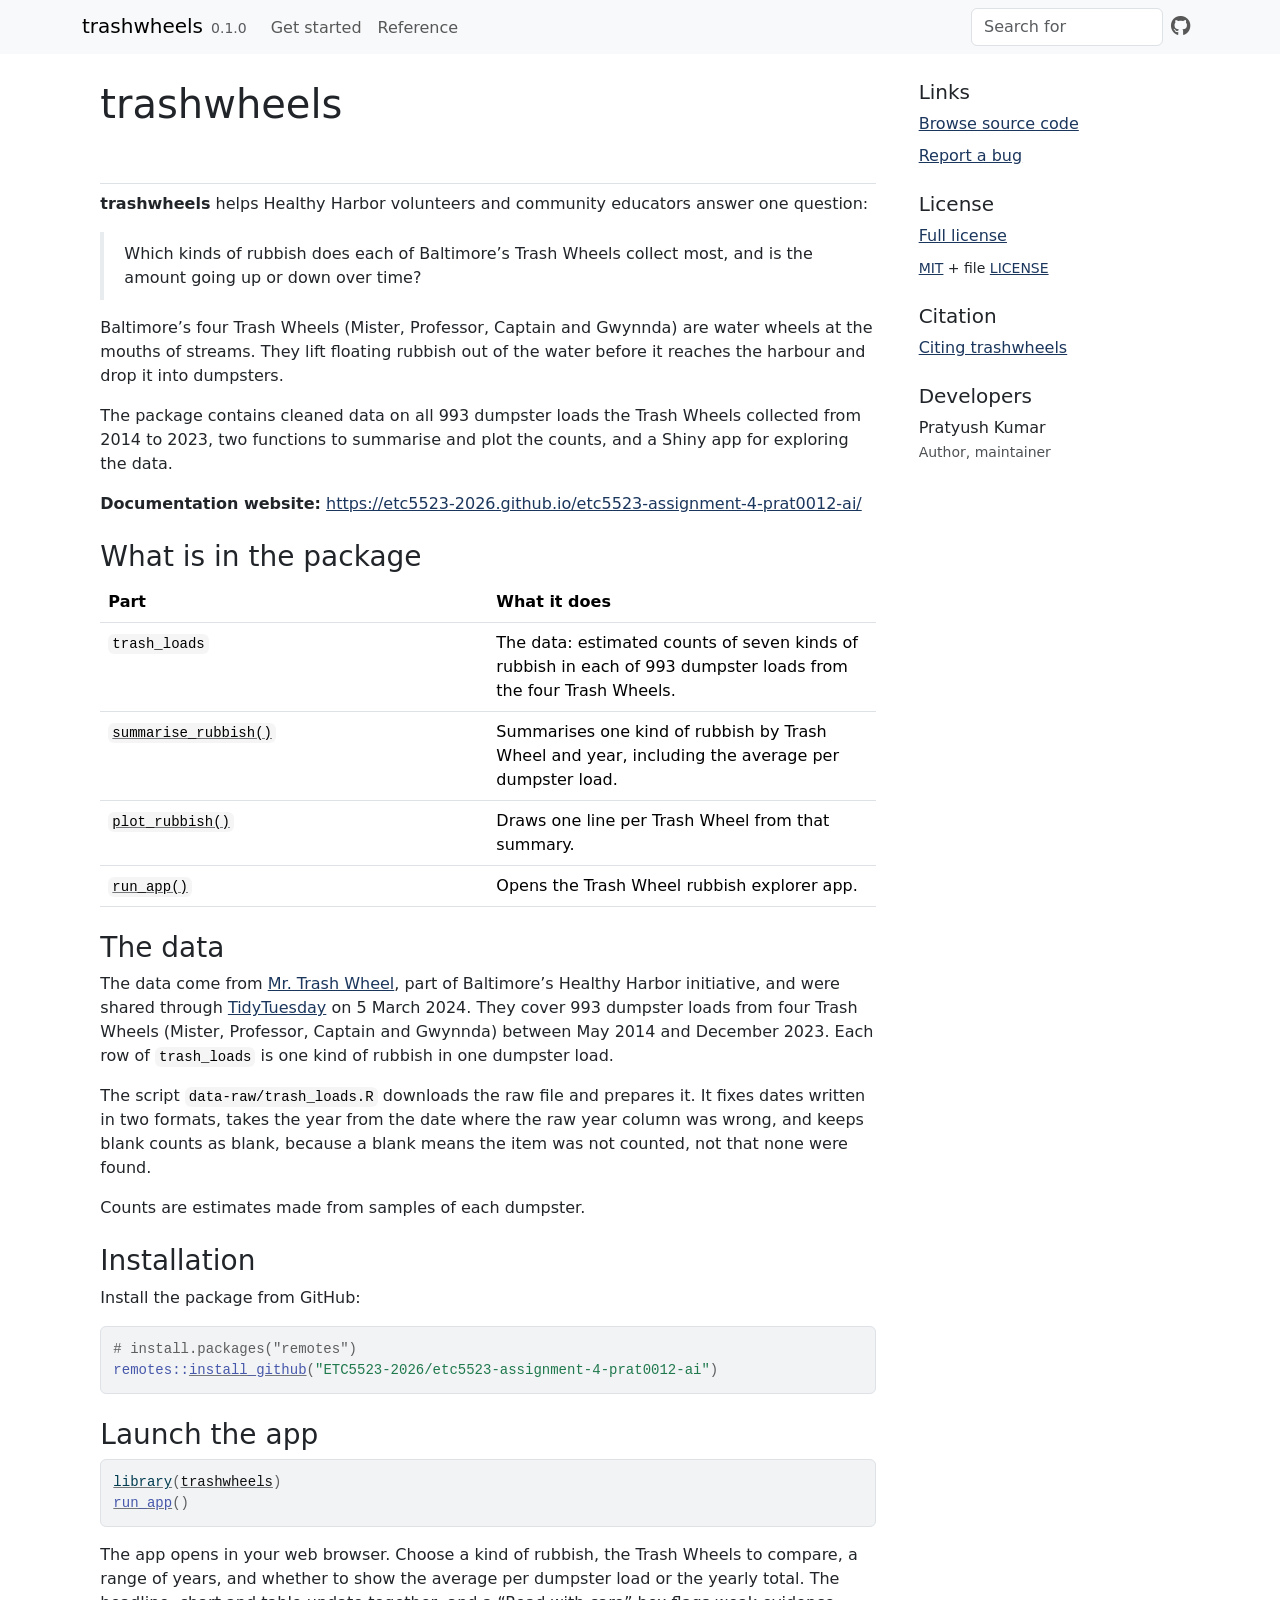
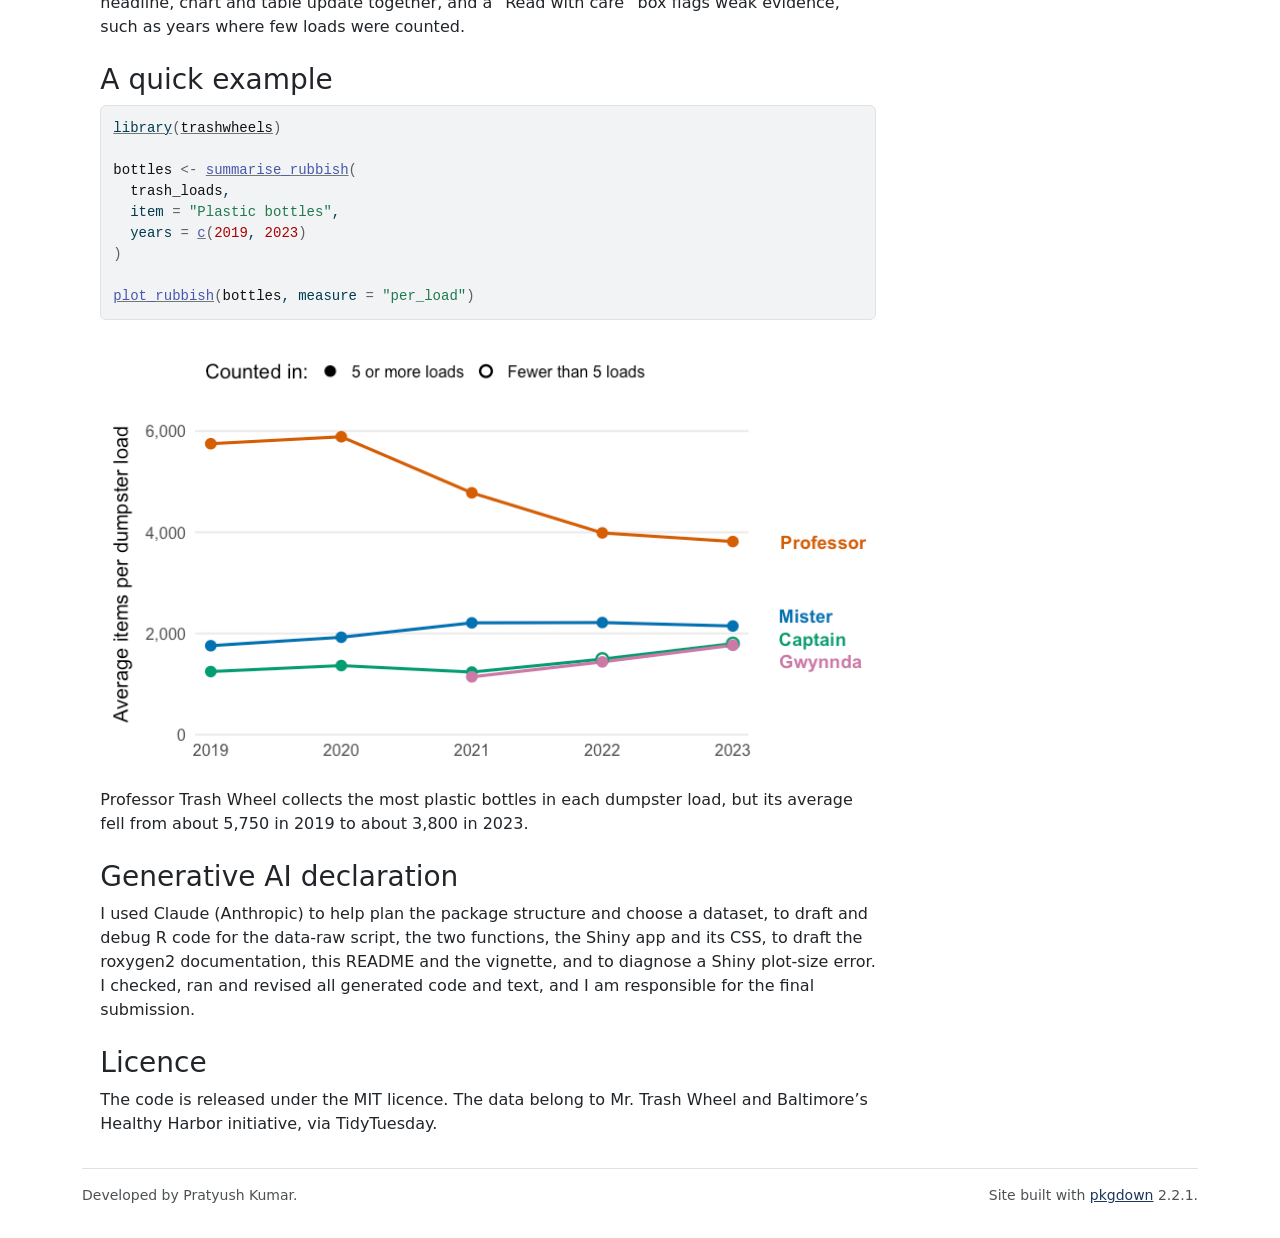
<file: docs/index.html>
<!DOCTYPE html>
<!-- Generated by pkgdown: do not edit by hand --><html lang="en">
<head>
<meta http-equiv="Content-Type" content="text/html; charset=UTF-8">
<meta charset="utf-8">
<meta http-equiv="X-UA-Compatible" content="IE=edge">
<meta name="viewport" content="width=device-width, initial-scale=1, shrink-to-fit=no">
<title>trashwheels: Explore rubbish collected by Baltimore's Trash Wheels • trashwheels</title>
<script src="deps/jquery-3.6.0/jquery-3.6.0.min.js"></script><meta name="viewport" content="width=device-width, initial-scale=1, shrink-to-fit=no">
<link href="deps/bootstrap-5.3.8/bootstrap.min.css" rel="stylesheet">
<script src="deps/bootstrap-5.3.8/bootstrap.bundle.min.js"></script><link href="deps/font-awesome-6.5.2/css/all.min.css" rel="stylesheet">
<link href="deps/font-awesome-6.5.2/css/v4-shims.min.css" rel="stylesheet">
<script src="deps/headroom-0.11.0/headroom.min.js"></script><script src="deps/headroom-0.11.0/jQuery.headroom.min.js"></script><script src="deps/bootstrap-toc-1.0.1/bootstrap-toc.min.js"></script><script src="deps/clipboard.js-2.0.11/clipboard.min.js"></script><script src="deps/search-1.0.0/autocomplete.jquery.min.js"></script><script src="deps/search-1.0.0/fuse.min.js"></script><script src="deps/search-1.0.0/mark.min.js"></script><!-- pkgdown --><script src="pkgdown.js"></script><meta property="og:title" content="trashwheels: Explore rubbish collected by Baltimore's Trash Wheels">
<meta name="description" content="Data, functions and a Shiny app for comparing the rubbish that Baltimore's four Trash Wheels collect, per dumpster load and over time.
">
<meta property="og:description" content="Data, functions and a Shiny app for comparing the rubbish that Baltimore's four Trash Wheels collect, per dumpster load and over time.
">
</head>
<body>
    <a href="#main" class="visually-hidden-focusable">Skip to contents</a>


    <nav class="navbar navbar-expand-lg fixed-top bg-light" data-bs-theme="light" aria-label="Site navigation"><div class="container">

    <a class="navbar-brand me-2" href="index.html">trashwheels</a>

    <small class="nav-text text-muted me-auto" data-bs-toggle="tooltip" data-bs-placement="bottom" title="">0.1.0</small>


    <button class="navbar-toggler" type="button" data-bs-toggle="collapse" data-bs-target="#navbar" aria-controls="navbar" aria-expanded="false" aria-label="Toggle navigation">
      <span class="navbar-toggler-icon"></span>
    </button>

    <div id="navbar" class="collapse navbar-collapse ms-3">
      <ul class="navbar-nav me-auto">
<li class="nav-item"><a class="nav-link" href="articles/trashwheels.html">Get started</a></li>
<li class="nav-item"><a class="nav-link" href="reference/index.html">Reference</a></li>
      </ul>
<ul class="navbar-nav">
<li class="nav-item"><form class="form-inline" role="search">
 <input class="form-control" type="search" name="search-input" id="search-input" autocomplete="off" aria-label="Search site" placeholder="Search for" data-search-index="search.json">
</form></li>
<li class="nav-item"><a class="external-link nav-link" href="https://github.com/ETC5523-2026/etc5523-assignment-4-prat0012-ai/" aria-label="GitHub"><span class="fa fab fa-github fa-lg"></span></a></li>
      </ul>
</div>


  </div>
</nav><div class="container template-home">
<div class="row">
  <main id="main" class="col-md-9"><div class="section level1">
<div class="page-header"><h1 id="trashwheels">trashwheels<a class="anchor" aria-label="anchor" href="#trashwheels"></a>
</h1></div>
<p><strong>trashwheels</strong> helps Healthy Harbor volunteers and community educators answer one question:</p>
<blockquote>
<p>Which kinds of rubbish does each of Baltimore’s Trash Wheels collect most, and is the amount going up or down over time?</p>
</blockquote>
<p>Baltimore’s four Trash Wheels (Mister, Professor, Captain and Gwynnda) are water wheels at the mouths of streams. They lift floating rubbish out of the water before it reaches the harbour and drop it into dumpsters.</p>
<p>The package contains cleaned data on all 993 dumpster loads the Trash Wheels collected from 2014 to 2023, two functions to summarise and plot the counts, and a Shiny app for exploring the data.</p>
<p><strong>Documentation website:</strong> <a href="https://etc5523-2026.github.io/etc5523-assignment-4-prat0012-ai/" class="uri">https://etc5523-2026.github.io/etc5523-assignment-4-prat0012-ai/</a></p>
<div class="section level2">
<h2 id="what-is-in-the-package">What is in the package<a class="anchor" aria-label="anchor" href="#what-is-in-the-package"></a>
</h2>
<table class="table">
<colgroup>
<col width="50%">
<col width="50%">
</colgroup>
<thead><tr>
<th>Part</th>
<th>What it does</th>
</tr></thead>
<tbody>
<tr>
<td><code>trash_loads</code></td>
<td>The data: estimated counts of seven kinds of rubbish in each of 993 dumpster loads from the four Trash Wheels.</td>
</tr>
<tr>
<td><code><a href="reference/summarise_rubbish.html">summarise_rubbish()</a></code></td>
<td>Summarises one kind of rubbish by Trash Wheel and year, including the average per dumpster load.</td>
</tr>
<tr>
<td><code><a href="reference/plot_rubbish.html">plot_rubbish()</a></code></td>
<td>Draws one line per Trash Wheel from that summary.</td>
</tr>
<tr>
<td><code><a href="reference/run_app.html">run_app()</a></code></td>
<td>Opens the Trash Wheel rubbish explorer app.</td>
</tr>
</tbody>
</table>
</div>
<div class="section level2">
<h2 id="the-data">The data<a class="anchor" aria-label="anchor" href="#the-data"></a>
</h2>
<p>The data come from <a href="https://www.mrtrashwheel.com/" class="external-link">Mr. Trash Wheel</a>, part of Baltimore’s Healthy Harbor initiative, and were shared through <a href="https://github.com/rfordatascience/tidytuesday/tree/main/data/2024/2024-03-05" class="external-link">TidyTuesday</a> on 5 March 2024. They cover 993 dumpster loads from four Trash Wheels (Mister, Professor, Captain and Gwynnda) between May 2014 and December 2023. Each row of <code>trash_loads</code> is one kind of rubbish in one dumpster load.</p>
<p>The script <code>data-raw/trash_loads.R</code> downloads the raw file and prepares it. It fixes dates written in two formats, takes the year from the date where the raw year column was wrong, and keeps blank counts as blank, because a blank means the item was not counted, not that none were found.</p>
<p>Counts are estimates made from samples of each dumpster.</p>
</div>
<div class="section level2">
<h2 id="installation">Installation<a class="anchor" aria-label="anchor" href="#installation"></a>
</h2>
<p>Install the package from GitHub:</p>
<div class="sourceCode" id="cb1"><pre class="downlit sourceCode r">
<code class="sourceCode R"><span><span class="co"># install.packages("remotes")</span></span>
<span><span class="fu">remotes</span><span class="fu">::</span><span class="fu"><a href="https://remotes.r-lib.org/reference/install_github.html" class="external-link">install_github</a></span><span class="op">(</span><span class="st">"ETC5523-2026/etc5523-assignment-4-prat0012-ai"</span><span class="op">)</span></span></code></pre></div>
</div>
<div class="section level2">
<h2 id="launch-the-app">Launch the app<a class="anchor" aria-label="anchor" href="#launch-the-app"></a>
</h2>
<div class="sourceCode" id="cb2"><pre class="downlit sourceCode r">
<code class="sourceCode R"><span><span class="kw"><a href="https://rdrr.io/r/base/library.html" class="external-link">library</a></span><span class="op">(</span><span class="va"><a href="https://etc5523-2026.github.io/etc5523-assignment-4-prat0012-ai/">trashwheels</a></span><span class="op">)</span></span>
<span><span class="fu"><a href="reference/run_app.html">run_app</a></span><span class="op">(</span><span class="op">)</span></span></code></pre></div>
<p>The app opens in your web browser. Choose a kind of rubbish, the Trash Wheels to compare, a range of years, and whether to show the average per dumpster load or the yearly total. The headline, chart and table update together, and a “Read with care” box flags weak evidence, such as years where few loads were counted.</p>
</div>
<div class="section level2">
<h2 id="a-quick-example">A quick example<a class="anchor" aria-label="anchor" href="#a-quick-example"></a>
</h2>
<div class="sourceCode" id="cb3"><pre class="downlit sourceCode r">
<code class="sourceCode R"><span><span class="kw"><a href="https://rdrr.io/r/base/library.html" class="external-link">library</a></span><span class="op">(</span><span class="va"><a href="https://etc5523-2026.github.io/etc5523-assignment-4-prat0012-ai/">trashwheels</a></span><span class="op">)</span></span>
<span></span>
<span><span class="va">bottles</span> <span class="op">&lt;-</span> <span class="fu"><a href="reference/summarise_rubbish.html">summarise_rubbish</a></span><span class="op">(</span></span>
<span>  <span class="va">trash_loads</span>,</span>
<span>  item <span class="op">=</span> <span class="st">"Plastic bottles"</span>,</span>
<span>  years <span class="op">=</span> <span class="fu"><a href="https://rdrr.io/r/base/c.html" class="external-link">c</a></span><span class="op">(</span><span class="fl">2019</span>, <span class="fl">2023</span><span class="op">)</span></span>
<span><span class="op">)</span></span>
<span></span>
<span><span class="fu"><a href="reference/plot_rubbish.html">plot_rubbish</a></span><span class="op">(</span><span class="va">bottles</span>, measure <span class="op">=</span> <span class="st">"per_load"</span><span class="op">)</span></span></code></pre></div>
<p><img src="reference/figures/README-example-1.png" alt="Line chart of average plastic bottles per dumpster load from 2019 to 2023 for the four Trash Wheels. Professor Trash Wheel is highest but falling." width="100%"></p>
<p>Professor Trash Wheel collects the most plastic bottles in each dumpster load, but its average fell from about 5,750 in 2019 to about 3,800 in 2023.</p>
</div>
<div class="section level2">
<h2 id="generative-ai-declaration">Generative AI declaration<a class="anchor" aria-label="anchor" href="#generative-ai-declaration"></a>
</h2>
<p>I used Claude (Anthropic) to help plan the package structure and choose a dataset, to draft and debug R code for the data-raw script, the two functions, the Shiny app and its CSS, to draft the roxygen2 documentation, this README and the vignette, and to diagnose a Shiny plot-size error. I checked, ran and revised all generated code and text, and I am responsible for the final submission.</p>
</div>
<div class="section level2">
<h2 id="licence">Licence<a class="anchor" aria-label="anchor" href="#licence"></a>
</h2>
<p>The code is released under the MIT licence. The data belong to Mr. Trash Wheel and Baltimore’s Healthy Harbor initiative, via TidyTuesday.</p>
</div>
</div>
  </main><aside class="col-md-3"><div class="links">
<h2 data-toc-skip>Links</h2>
<ul class="list-unstyled">
<li><a href="https://github.com/ETC5523-2026/etc5523-assignment-4-prat0012-ai/" class="external-link">Browse source code</a></li>
<li><a href="https://github.com/ETC5523-2026/etc5523-assignment-4-prat0012-ai/issues" class="external-link">Report a bug</a></li>
</ul>
</div>

<div class="license">
<h2 data-toc-skip>License</h2>
<ul class="list-unstyled">
<li><a href="LICENSE.html">Full license</a></li>
<li><small><a href="https://opensource.org/licenses/mit-license.php" class="external-link">MIT</a> + file <a href="LICENSE-text.html">LICENSE</a></small></li>
</ul>
</div>


<div class="citation">
<h2 data-toc-skip>Citation</h2>
<ul class="list-unstyled">
<li><a href="authors.html#citation">Citing trashwheels</a></li>
</ul>
</div>

<div class="developers">
<h2 data-toc-skip>Developers</h2>
<ul class="list-unstyled">
<li>Pratyush Kumar <br><small class="roles"> Author, maintainer </small>   </li>
</ul>
</div>



  </aside>
</div>


    <footer><div class="pkgdown-footer-left">
  <p>Developed by Pratyush Kumar.</p>
</div>

<div class="pkgdown-footer-right">
  <p>Site built with <a href="https://pkgdown.r-lib.org/" class="external-link">pkgdown</a> 2.2.1.</p>
</div>

    </footer>
</div>





  </body>
</html>
</file>
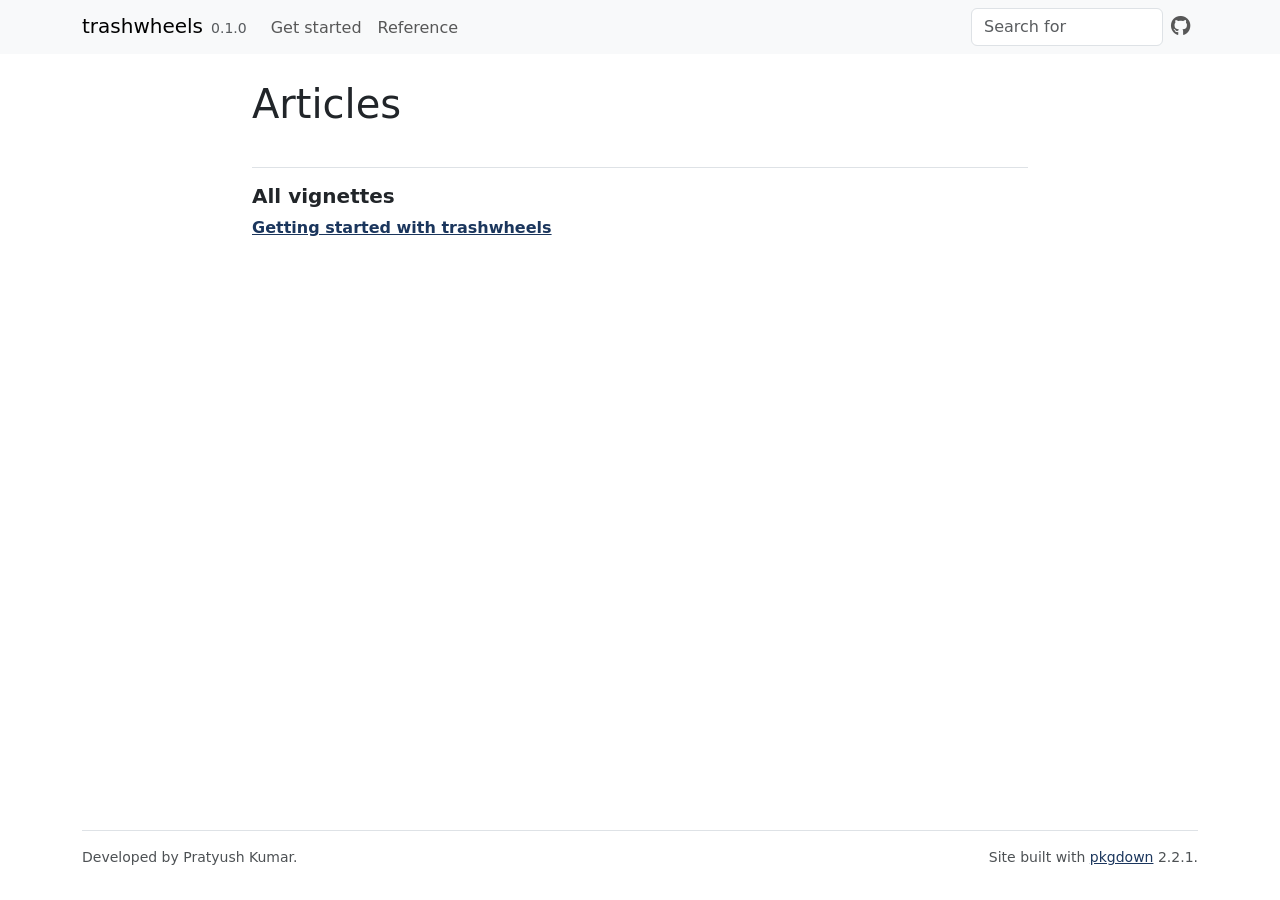
<file: docs/articles/index.html>
<!DOCTYPE html>
<!-- Generated by pkgdown: do not edit by hand --><html lang="en"><head><meta http-equiv="Content-Type" content="text/html; charset=UTF-8"><meta charset="utf-8"><meta http-equiv="X-UA-Compatible" content="IE=edge"><meta name="viewport" content="width=device-width, initial-scale=1, shrink-to-fit=no"><title>Articles • trashwheels</title><script src="../deps/jquery-3.6.0/jquery-3.6.0.min.js"></script><meta name="viewport" content="width=device-width, initial-scale=1, shrink-to-fit=no"><link href="../deps/bootstrap-5.3.8/bootstrap.min.css" rel="stylesheet"><script src="../deps/bootstrap-5.3.8/bootstrap.bundle.min.js"></script><link href="../deps/font-awesome-6.5.2/css/all.min.css" rel="stylesheet"><link href="../deps/font-awesome-6.5.2/css/v4-shims.min.css" rel="stylesheet"><script src="../deps/headroom-0.11.0/headroom.min.js"></script><script src="../deps/headroom-0.11.0/jQuery.headroom.min.js"></script><script src="../deps/bootstrap-toc-1.0.1/bootstrap-toc.min.js"></script><script src="../deps/clipboard.js-2.0.11/clipboard.min.js"></script><script src="../deps/search-1.0.0/autocomplete.jquery.min.js"></script><script src="../deps/search-1.0.0/fuse.min.js"></script><script src="../deps/search-1.0.0/mark.min.js"></script><!-- pkgdown --><script src="../pkgdown.js"></script><meta property="og:title" content="Articles"></head><body>
    <a href="#main" class="visually-hidden-focusable">Skip to contents</a>


    <nav class="navbar navbar-expand-lg fixed-top bg-light" data-bs-theme="light" aria-label="Site navigation"><div class="container">

    <a class="navbar-brand me-2" href="../index.html">trashwheels</a>

    <small class="nav-text text-muted me-auto" data-bs-toggle="tooltip" data-bs-placement="bottom" title="">0.1.0</small>


    <button class="navbar-toggler" type="button" data-bs-toggle="collapse" data-bs-target="#navbar" aria-controls="navbar" aria-expanded="false" aria-label="Toggle navigation">
      <span class="navbar-toggler-icon"></span>
    </button>

    <div id="navbar" class="collapse navbar-collapse ms-3">
      <ul class="navbar-nav me-auto"><li class="nav-item"><a class="nav-link" href="../articles/trashwheels.html">Get started</a></li>
<li class="nav-item"><a class="nav-link" href="../reference/index.html">Reference</a></li>
      </ul><ul class="navbar-nav"><li class="nav-item"><form class="form-inline" role="search">
 <input class="form-control" type="search" name="search-input" id="search-input" autocomplete="off" aria-label="Search site" placeholder="Search for" data-search-index="../search.json"></form></li>
<li class="nav-item"><a class="external-link nav-link" href="https://github.com/ETC5523-2026/etc5523-assignment-4-prat0012-ai/" aria-label="GitHub"><span class="fa fab fa-github fa-lg"></span></a></li>
      </ul></div>


  </div>
</nav><div class="container template-article-index">
<div class="row">
  <main id="main" class="col-md-9"><div class="page-header">

      <h1>Articles</h1>
    </div>

    <div class="section ">
      <h3>All vignettes</h3>
      <div class="section-desc"></div>

      <dl><dt><a href="trashwheels.html">Getting started with trashwheels</a></dt>
        <dd>
      </dd></dl></div>
  </main></div>


    <footer><div class="pkgdown-footer-left">
  <p>Developed by Pratyush Kumar.</p>
</div>

<div class="pkgdown-footer-right">
  <p>Site built with <a href="https://pkgdown.r-lib.org/" class="external-link">pkgdown</a> 2.2.1.</p>
</div>

    </footer></div>





  </body></html>
</file>
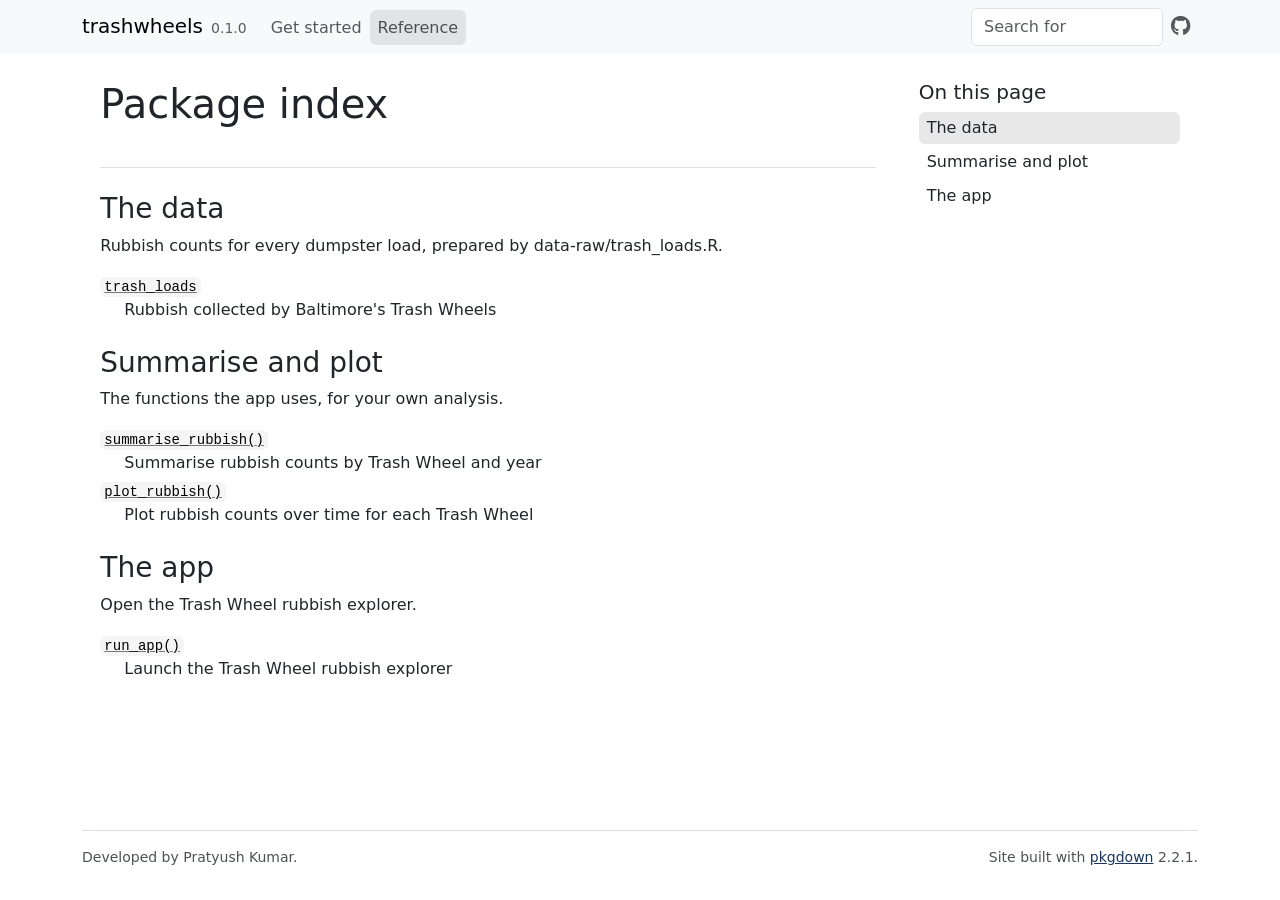
<file: docs/reference/index.html>
<!DOCTYPE html>
<!-- Generated by pkgdown: do not edit by hand --><html lang="en"><head><meta http-equiv="Content-Type" content="text/html; charset=UTF-8"><meta charset="utf-8"><meta http-equiv="X-UA-Compatible" content="IE=edge"><meta name="viewport" content="width=device-width, initial-scale=1, shrink-to-fit=no"><title>Package index • trashwheels</title><script src="../deps/jquery-3.6.0/jquery-3.6.0.min.js"></script><meta name="viewport" content="width=device-width, initial-scale=1, shrink-to-fit=no"><link href="../deps/bootstrap-5.3.8/bootstrap.min.css" rel="stylesheet"><script src="../deps/bootstrap-5.3.8/bootstrap.bundle.min.js"></script><link href="../deps/font-awesome-6.5.2/css/all.min.css" rel="stylesheet"><link href="../deps/font-awesome-6.5.2/css/v4-shims.min.css" rel="stylesheet"><script src="../deps/headroom-0.11.0/headroom.min.js"></script><script src="../deps/headroom-0.11.0/jQuery.headroom.min.js"></script><script src="../deps/bootstrap-toc-1.0.1/bootstrap-toc.min.js"></script><script src="../deps/clipboard.js-2.0.11/clipboard.min.js"></script><script src="../deps/search-1.0.0/autocomplete.jquery.min.js"></script><script src="../deps/search-1.0.0/fuse.min.js"></script><script src="../deps/search-1.0.0/mark.min.js"></script><!-- pkgdown --><script src="../pkgdown.js"></script><meta property="og:title" content="Package index"></head><body>
    <a href="#main" class="visually-hidden-focusable">Skip to contents</a>


    <nav class="navbar navbar-expand-lg fixed-top bg-light" data-bs-theme="light" aria-label="Site navigation"><div class="container">

    <a class="navbar-brand me-2" href="../index.html">trashwheels</a>

    <small class="nav-text text-muted me-auto" data-bs-toggle="tooltip" data-bs-placement="bottom" title="">0.1.0</small>


    <button class="navbar-toggler" type="button" data-bs-toggle="collapse" data-bs-target="#navbar" aria-controls="navbar" aria-expanded="false" aria-label="Toggle navigation">
      <span class="navbar-toggler-icon"></span>
    </button>

    <div id="navbar" class="collapse navbar-collapse ms-3">
      <ul class="navbar-nav me-auto"><li class="nav-item"><a class="nav-link" href="../articles/trashwheels.html">Get started</a></li>
<li class="active nav-item"><a class="nav-link" href="../reference/index.html">Reference</a></li>
      </ul><ul class="navbar-nav"><li class="nav-item"><form class="form-inline" role="search">
 <input class="form-control" type="search" name="search-input" id="search-input" autocomplete="off" aria-label="Search site" placeholder="Search for" data-search-index="../search.json"></form></li>
<li class="nav-item"><a class="external-link nav-link" href="https://github.com/ETC5523-2026/etc5523-assignment-4-prat0012-ai/" aria-label="GitHub"><span class="fa fab fa-github fa-lg"></span></a></li>
      </ul></div>


  </div>
</nav><div class="container template-reference-index">
<div class="row">
  <main id="main" class="col-md-9"><div class="page-header">

      <h1>Package index</h1>
    </div>

    <div class="section level2">
      <h2 id="the-data">The data<a class="anchor" aria-label="anchor" href="#the-data"></a></h2>

      <div class="section-desc"><p>Rubbish counts for every dumpster load, prepared by data-raw/trash_loads.R.</p></div>

      <dl></dl></div><div class="section level2">




      <dl><dt>

          <code><a href="trash_loads.html">trash_loads</a></code>

        </dt>
        <dd>Rubbish collected by Baltimore's Trash Wheels</dd>
      </dl></div><div class="section level2">
      <h2 id="summarise-and-plot">Summarise and plot<a class="anchor" aria-label="anchor" href="#summarise-and-plot"></a></h2>

      <div class="section-desc"><p>The functions the app uses, for your own analysis.</p></div>

      <dl></dl></div><div class="section level2">




      <dl><dt>

          <code><a href="summarise_rubbish.html">summarise_rubbish()</a></code>

        </dt>
        <dd>Summarise rubbish counts by Trash Wheel and year</dd>

        <dt>

          <code><a href="plot_rubbish.html">plot_rubbish()</a></code>

        </dt>
        <dd>Plot rubbish counts over time for each Trash Wheel</dd>
      </dl></div><div class="section level2">
      <h2 id="the-app">The app<a class="anchor" aria-label="anchor" href="#the-app"></a></h2>

      <div class="section-desc"><p>Open the Trash Wheel rubbish explorer.</p></div>

      <dl></dl></div><div class="section level2">




      <dl><dt>

          <code><a href="run_app.html">run_app()</a></code>

        </dt>
        <dd>Launch the Trash Wheel rubbish explorer</dd>
      </dl></div>
  </main><aside class="col-md-3"><nav id="toc" aria-label="Table of contents"><h2>On this page</h2>
    </nav></aside></div>


    <footer><div class="pkgdown-footer-left">
  <p>Developed by Pratyush Kumar.</p>
</div>

<div class="pkgdown-footer-right">
  <p>Site built with <a href="https://pkgdown.r-lib.org/" class="external-link">pkgdown</a> 2.2.1.</p>
</div>

    </footer></div>





  </body></html>
</file>
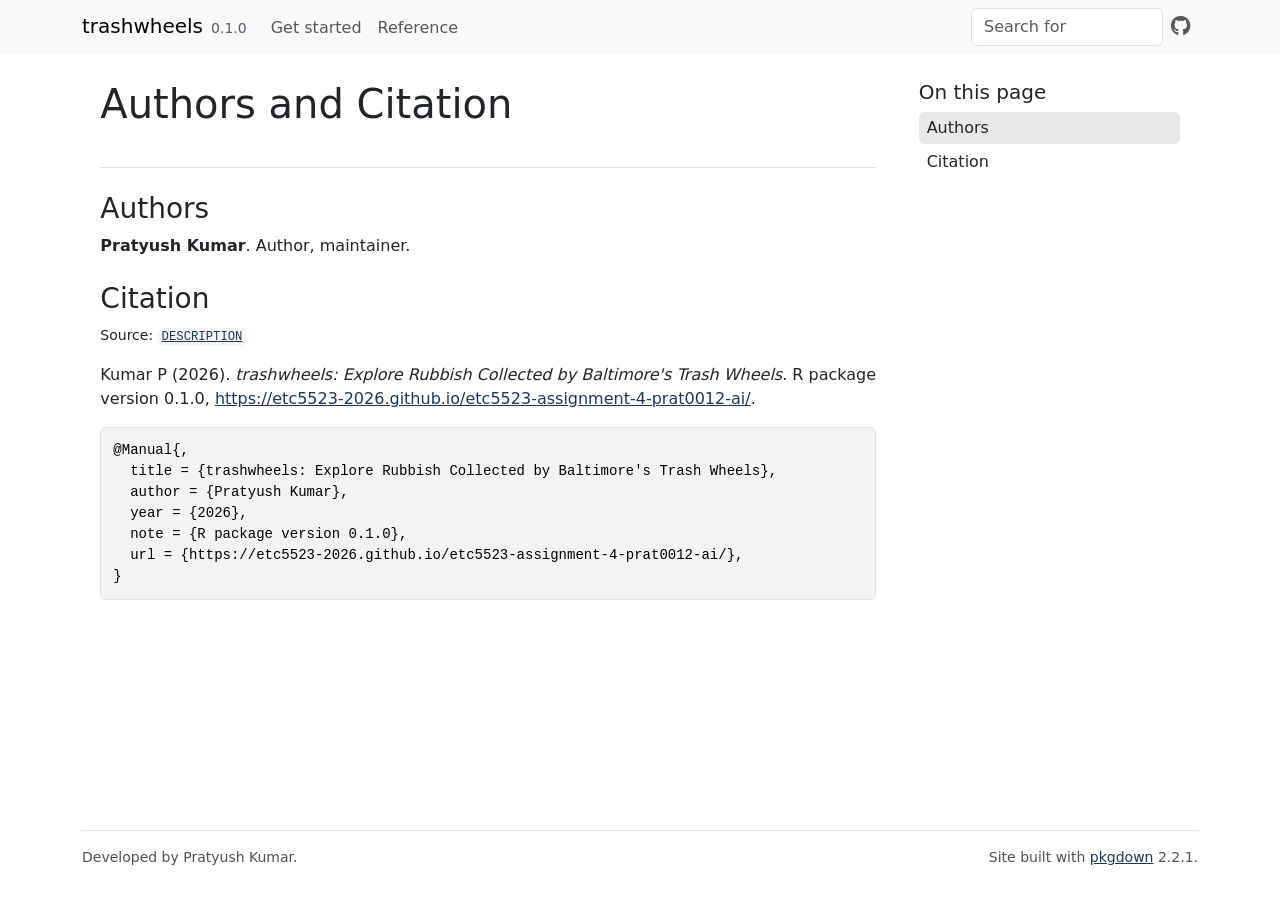
<file: docs/authors.html>
<!DOCTYPE html>
<!-- Generated by pkgdown: do not edit by hand --><html lang="en"><head><meta http-equiv="Content-Type" content="text/html; charset=UTF-8"><meta charset="utf-8"><meta http-equiv="X-UA-Compatible" content="IE=edge"><meta name="viewport" content="width=device-width, initial-scale=1, shrink-to-fit=no"><title>Authors and Citation • trashwheels</title><script src="deps/jquery-3.6.0/jquery-3.6.0.min.js"></script><meta name="viewport" content="width=device-width, initial-scale=1, shrink-to-fit=no"><link href="deps/bootstrap-5.3.8/bootstrap.min.css" rel="stylesheet"><script src="deps/bootstrap-5.3.8/bootstrap.bundle.min.js"></script><link href="deps/font-awesome-6.5.2/css/all.min.css" rel="stylesheet"><link href="deps/font-awesome-6.5.2/css/v4-shims.min.css" rel="stylesheet"><script src="deps/headroom-0.11.0/headroom.min.js"></script><script src="deps/headroom-0.11.0/jQuery.headroom.min.js"></script><script src="deps/bootstrap-toc-1.0.1/bootstrap-toc.min.js"></script><script src="deps/clipboard.js-2.0.11/clipboard.min.js"></script><script src="deps/search-1.0.0/autocomplete.jquery.min.js"></script><script src="deps/search-1.0.0/fuse.min.js"></script><script src="deps/search-1.0.0/mark.min.js"></script><!-- pkgdown --><script src="pkgdown.js"></script><meta property="og:title" content="Authors and Citation"></head><body>
    <a href="#main" class="visually-hidden-focusable">Skip to contents</a>


    <nav class="navbar navbar-expand-lg fixed-top bg-light" data-bs-theme="light" aria-label="Site navigation"><div class="container">

    <a class="navbar-brand me-2" href="index.html">trashwheels</a>

    <small class="nav-text text-muted me-auto" data-bs-toggle="tooltip" data-bs-placement="bottom" title="">0.1.0</small>


    <button class="navbar-toggler" type="button" data-bs-toggle="collapse" data-bs-target="#navbar" aria-controls="navbar" aria-expanded="false" aria-label="Toggle navigation">
      <span class="navbar-toggler-icon"></span>
    </button>

    <div id="navbar" class="collapse navbar-collapse ms-3">
      <ul class="navbar-nav me-auto"><li class="nav-item"><a class="nav-link" href="articles/trashwheels.html">Get started</a></li>
<li class="nav-item"><a class="nav-link" href="reference/index.html">Reference</a></li>
      </ul><ul class="navbar-nav"><li class="nav-item"><form class="form-inline" role="search">
 <input class="form-control" type="search" name="search-input" id="search-input" autocomplete="off" aria-label="Search site" placeholder="Search for" data-search-index="search.json"></form></li>
<li class="nav-item"><a class="external-link nav-link" href="https://github.com/ETC5523-2026/etc5523-assignment-4-prat0012-ai/" aria-label="GitHub"><span class="fa fab fa-github fa-lg"></span></a></li>
      </ul></div>


  </div>
</nav><div class="container template-citation-authors">
<div class="row">
  <main id="main" class="col-md-9"><div class="page-header">

      <h1>Authors and Citation</h1>
    </div>

    <div class="section level2">
      <h2>Authors</h2>

      <ul class="list-unstyled"><li>
          <p><strong>Pratyush Kumar</strong>. Author, maintainer.
          </p>
        </li>
      </ul></div>

    <div class="section level2">
      <h2 id="citation">Citation</h2>
      <p><small class="dont-index">Source: <a href="https://github.com/ETC5523-2026/etc5523-assignment-4-prat0012-ai/blob/HEAD/DESCRIPTION" class="external-link"><code>DESCRIPTION</code></a></small></p>

      <p>Kumar P (2026).
<em>trashwheels: Explore Rubbish Collected by Baltimore's Trash Wheels</em>.
R package version 0.1.0, <a href="https://etc5523-2026.github.io/etc5523-assignment-4-prat0012-ai/">https://etc5523-2026.github.io/etc5523-assignment-4-prat0012-ai/</a>.
</p>
      <pre>@Manual{,
  title = {trashwheels: Explore Rubbish Collected by Baltimore's Trash Wheels},
  author = {Pratyush Kumar},
  year = {2026},
  note = {R package version 0.1.0},
  url = {https://etc5523-2026.github.io/etc5523-assignment-4-prat0012-ai/},
}</pre>
    </div>

  </main><aside class="col-md-3"><nav id="toc" aria-label="Table of contents"><h2>On this page</h2>
    </nav></aside></div>


    <footer><div class="pkgdown-footer-left">
  <p>Developed by Pratyush Kumar.</p>
</div>

<div class="pkgdown-footer-right">
  <p>Site built with <a href="https://pkgdown.r-lib.org/" class="external-link">pkgdown</a> 2.2.1.</p>
</div>

    </footer></div>





  </body></html>
</file>
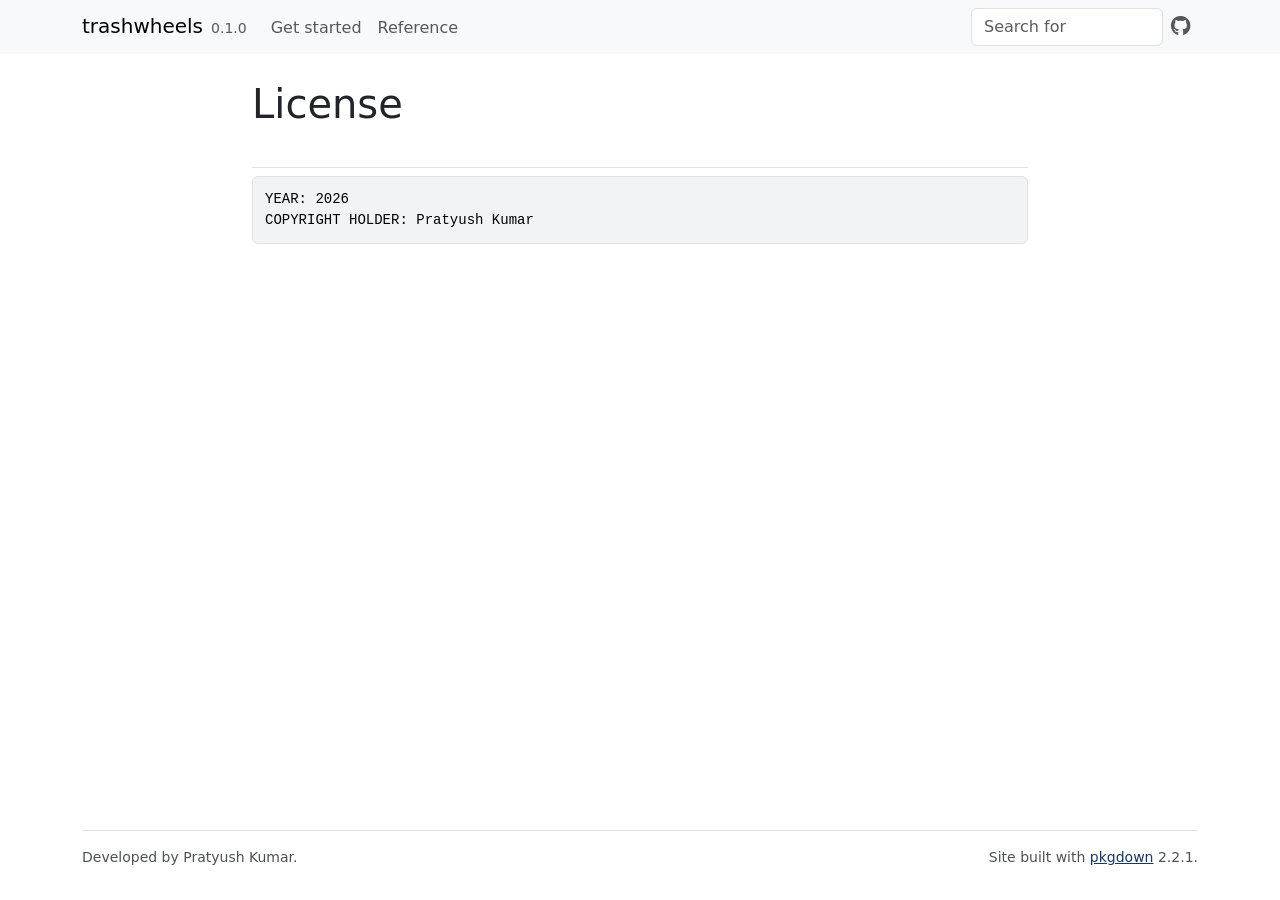
<file: docs/LICENSE-text.html>
<!DOCTYPE html>
<!-- Generated by pkgdown: do not edit by hand --><html lang="en"><head><meta http-equiv="Content-Type" content="text/html; charset=UTF-8"><meta charset="utf-8"><meta http-equiv="X-UA-Compatible" content="IE=edge"><meta name="viewport" content="width=device-width, initial-scale=1, shrink-to-fit=no"><title>License • trashwheels</title><script src="deps/jquery-3.6.0/jquery-3.6.0.min.js"></script><meta name="viewport" content="width=device-width, initial-scale=1, shrink-to-fit=no"><link href="deps/bootstrap-5.3.8/bootstrap.min.css" rel="stylesheet"><script src="deps/bootstrap-5.3.8/bootstrap.bundle.min.js"></script><link href="deps/font-awesome-6.5.2/css/all.min.css" rel="stylesheet"><link href="deps/font-awesome-6.5.2/css/v4-shims.min.css" rel="stylesheet"><script src="deps/headroom-0.11.0/headroom.min.js"></script><script src="deps/headroom-0.11.0/jQuery.headroom.min.js"></script><script src="deps/bootstrap-toc-1.0.1/bootstrap-toc.min.js"></script><script src="deps/clipboard.js-2.0.11/clipboard.min.js"></script><script src="deps/search-1.0.0/autocomplete.jquery.min.js"></script><script src="deps/search-1.0.0/fuse.min.js"></script><script src="deps/search-1.0.0/mark.min.js"></script><!-- pkgdown --><script src="pkgdown.js"></script><meta property="og:title" content="License"></head><body>
    <a href="#main" class="visually-hidden-focusable">Skip to contents</a>


    <nav class="navbar navbar-expand-lg fixed-top bg-light" data-bs-theme="light" aria-label="Site navigation"><div class="container">

    <a class="navbar-brand me-2" href="index.html">trashwheels</a>

    <small class="nav-text text-muted me-auto" data-bs-toggle="tooltip" data-bs-placement="bottom" title="">0.1.0</small>


    <button class="navbar-toggler" type="button" data-bs-toggle="collapse" data-bs-target="#navbar" aria-controls="navbar" aria-expanded="false" aria-label="Toggle navigation">
      <span class="navbar-toggler-icon"></span>
    </button>

    <div id="navbar" class="collapse navbar-collapse ms-3">
      <ul class="navbar-nav me-auto"><li class="nav-item"><a class="nav-link" href="articles/trashwheels.html">Get started</a></li>
<li class="nav-item"><a class="nav-link" href="reference/index.html">Reference</a></li>
      </ul><ul class="navbar-nav"><li class="nav-item"><form class="form-inline" role="search">
 <input class="form-control" type="search" name="search-input" id="search-input" autocomplete="off" aria-label="Search site" placeholder="Search for" data-search-index="search.json"></form></li>
<li class="nav-item"><a class="external-link nav-link" href="https://github.com/ETC5523-2026/etc5523-assignment-4-prat0012-ai/" aria-label="GitHub"><span class="fa fab fa-github fa-lg"></span></a></li>
      </ul></div>


  </div>
</nav><div class="container template-title-body">
<div class="row">
  <main id="main" class="col-md-9"><div class="page-header">

      <h1>License</h1>

    </div>

<pre>YEAR: 2026
COPYRIGHT HOLDER: Pratyush Kumar
</pre>

  </main></div>


    <footer><div class="pkgdown-footer-left">
  <p>Developed by Pratyush Kumar.</p>
</div>

<div class="pkgdown-footer-right">
  <p>Site built with <a href="https://pkgdown.r-lib.org/" class="external-link">pkgdown</a> 2.2.1.</p>
</div>

    </footer></div>





  </body></html>
</file>
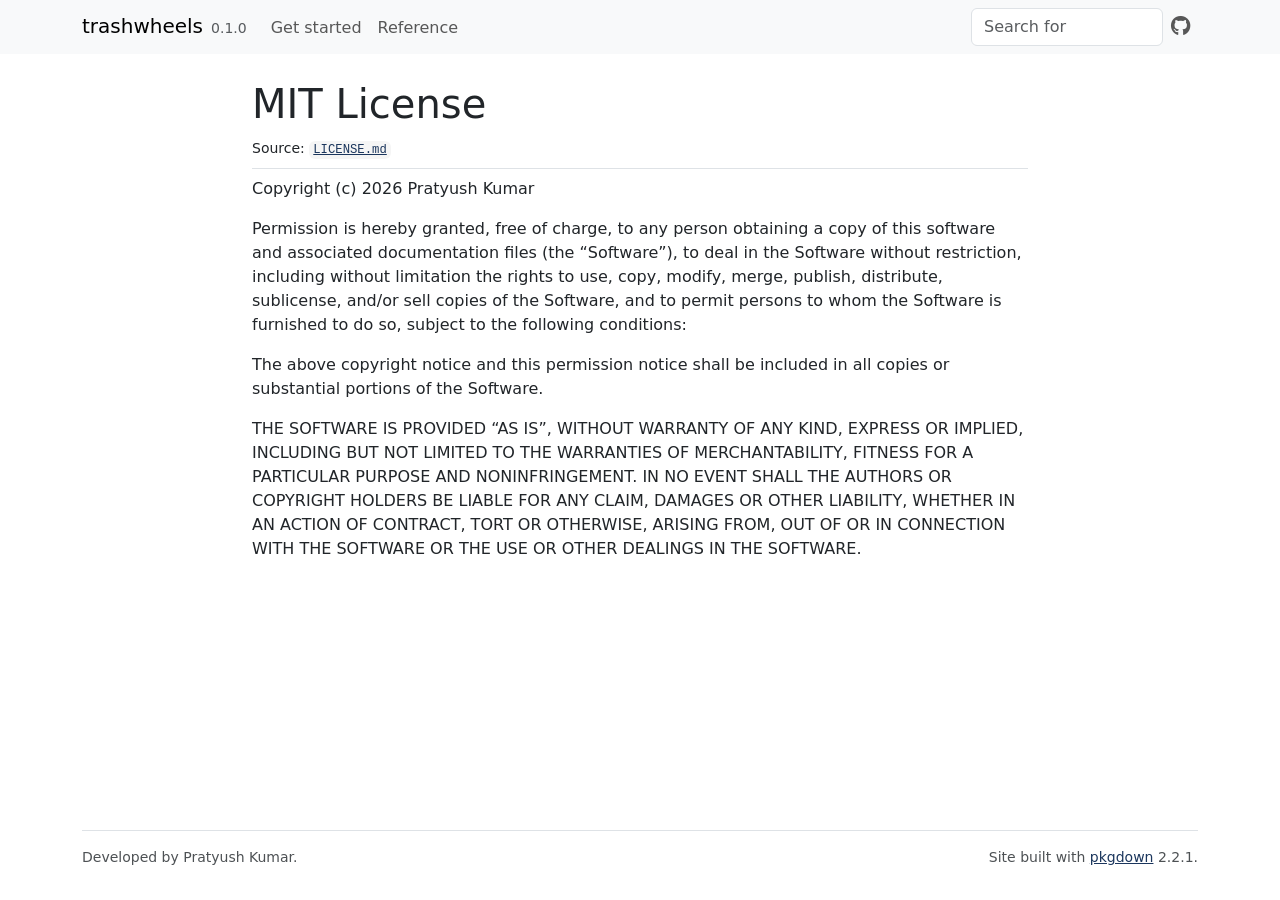
<file: docs/LICENSE.html>
<!DOCTYPE html>
<!-- Generated by pkgdown: do not edit by hand --><html lang="en"><head><meta http-equiv="Content-Type" content="text/html; charset=UTF-8"><meta charset="utf-8"><meta http-equiv="X-UA-Compatible" content="IE=edge"><meta name="viewport" content="width=device-width, initial-scale=1, shrink-to-fit=no"><title>MIT License • trashwheels</title><script src="deps/jquery-3.6.0/jquery-3.6.0.min.js"></script><meta name="viewport" content="width=device-width, initial-scale=1, shrink-to-fit=no"><link href="deps/bootstrap-5.3.8/bootstrap.min.css" rel="stylesheet"><script src="deps/bootstrap-5.3.8/bootstrap.bundle.min.js"></script><link href="deps/font-awesome-6.5.2/css/all.min.css" rel="stylesheet"><link href="deps/font-awesome-6.5.2/css/v4-shims.min.css" rel="stylesheet"><script src="deps/headroom-0.11.0/headroom.min.js"></script><script src="deps/headroom-0.11.0/jQuery.headroom.min.js"></script><script src="deps/bootstrap-toc-1.0.1/bootstrap-toc.min.js"></script><script src="deps/clipboard.js-2.0.11/clipboard.min.js"></script><script src="deps/search-1.0.0/autocomplete.jquery.min.js"></script><script src="deps/search-1.0.0/fuse.min.js"></script><script src="deps/search-1.0.0/mark.min.js"></script><!-- pkgdown --><script src="pkgdown.js"></script><meta property="og:title" content="MIT License"></head><body>
    <a href="#main" class="visually-hidden-focusable">Skip to contents</a>


    <nav class="navbar navbar-expand-lg fixed-top bg-light" data-bs-theme="light" aria-label="Site navigation"><div class="container">

    <a class="navbar-brand me-2" href="index.html">trashwheels</a>

    <small class="nav-text text-muted me-auto" data-bs-toggle="tooltip" data-bs-placement="bottom" title="">0.1.0</small>


    <button class="navbar-toggler" type="button" data-bs-toggle="collapse" data-bs-target="#navbar" aria-controls="navbar" aria-expanded="false" aria-label="Toggle navigation">
      <span class="navbar-toggler-icon"></span>
    </button>

    <div id="navbar" class="collapse navbar-collapse ms-3">
      <ul class="navbar-nav me-auto"><li class="nav-item"><a class="nav-link" href="articles/trashwheels.html">Get started</a></li>
<li class="nav-item"><a class="nav-link" href="reference/index.html">Reference</a></li>
      </ul><ul class="navbar-nav"><li class="nav-item"><form class="form-inline" role="search">
 <input class="form-control" type="search" name="search-input" id="search-input" autocomplete="off" aria-label="Search site" placeholder="Search for" data-search-index="search.json"></form></li>
<li class="nav-item"><a class="external-link nav-link" href="https://github.com/ETC5523-2026/etc5523-assignment-4-prat0012-ai/" aria-label="GitHub"><span class="fa fab fa-github fa-lg"></span></a></li>
      </ul></div>


  </div>
</nav><div class="container template-title-body">
<div class="row">
  <main id="main" class="col-md-9"><div class="page-header">

      <h1>MIT License</h1>
      <small class="dont-index">Source: <a href="https://github.com/ETC5523-2026/etc5523-assignment-4-prat0012-ai/blob/HEAD/LICENSE.md" class="external-link"><code>LICENSE.md</code></a></small>
    </div>

<div id="mit-license" class="section level1">

<p>Copyright (c) 2026 Pratyush Kumar</p>
<p>Permission is hereby granted, free of charge, to any person obtaining a copy of this software and associated documentation files (the “Software”), to deal in the Software without restriction, including without limitation the rights to use, copy, modify, merge, publish, distribute, sublicense, and/or sell copies of the Software, and to permit persons to whom the Software is furnished to do so, subject to the following conditions:</p>
<p>The above copyright notice and this permission notice shall be included in all copies or substantial portions of the Software.</p>
<p>THE SOFTWARE IS PROVIDED “AS IS”, WITHOUT WARRANTY OF ANY KIND, EXPRESS OR IMPLIED, INCLUDING BUT NOT LIMITED TO THE WARRANTIES OF MERCHANTABILITY, FITNESS FOR A PARTICULAR PURPOSE AND NONINFRINGEMENT. IN NO EVENT SHALL THE AUTHORS OR COPYRIGHT HOLDERS BE LIABLE FOR ANY CLAIM, DAMAGES OR OTHER LIABILITY, WHETHER IN AN ACTION OF CONTRACT, TORT OR OTHERWISE, ARISING FROM, OUT OF OR IN CONNECTION WITH THE SOFTWARE OR THE USE OR OTHER DEALINGS IN THE SOFTWARE.</p>
</div>

  </main></div>


    <footer><div class="pkgdown-footer-left">
  <p>Developed by Pratyush Kumar.</p>
</div>

<div class="pkgdown-footer-right">
  <p>Site built with <a href="https://pkgdown.r-lib.org/" class="external-link">pkgdown</a> 2.2.1.</p>
</div>

    </footer></div>





  </body></html>
</file>
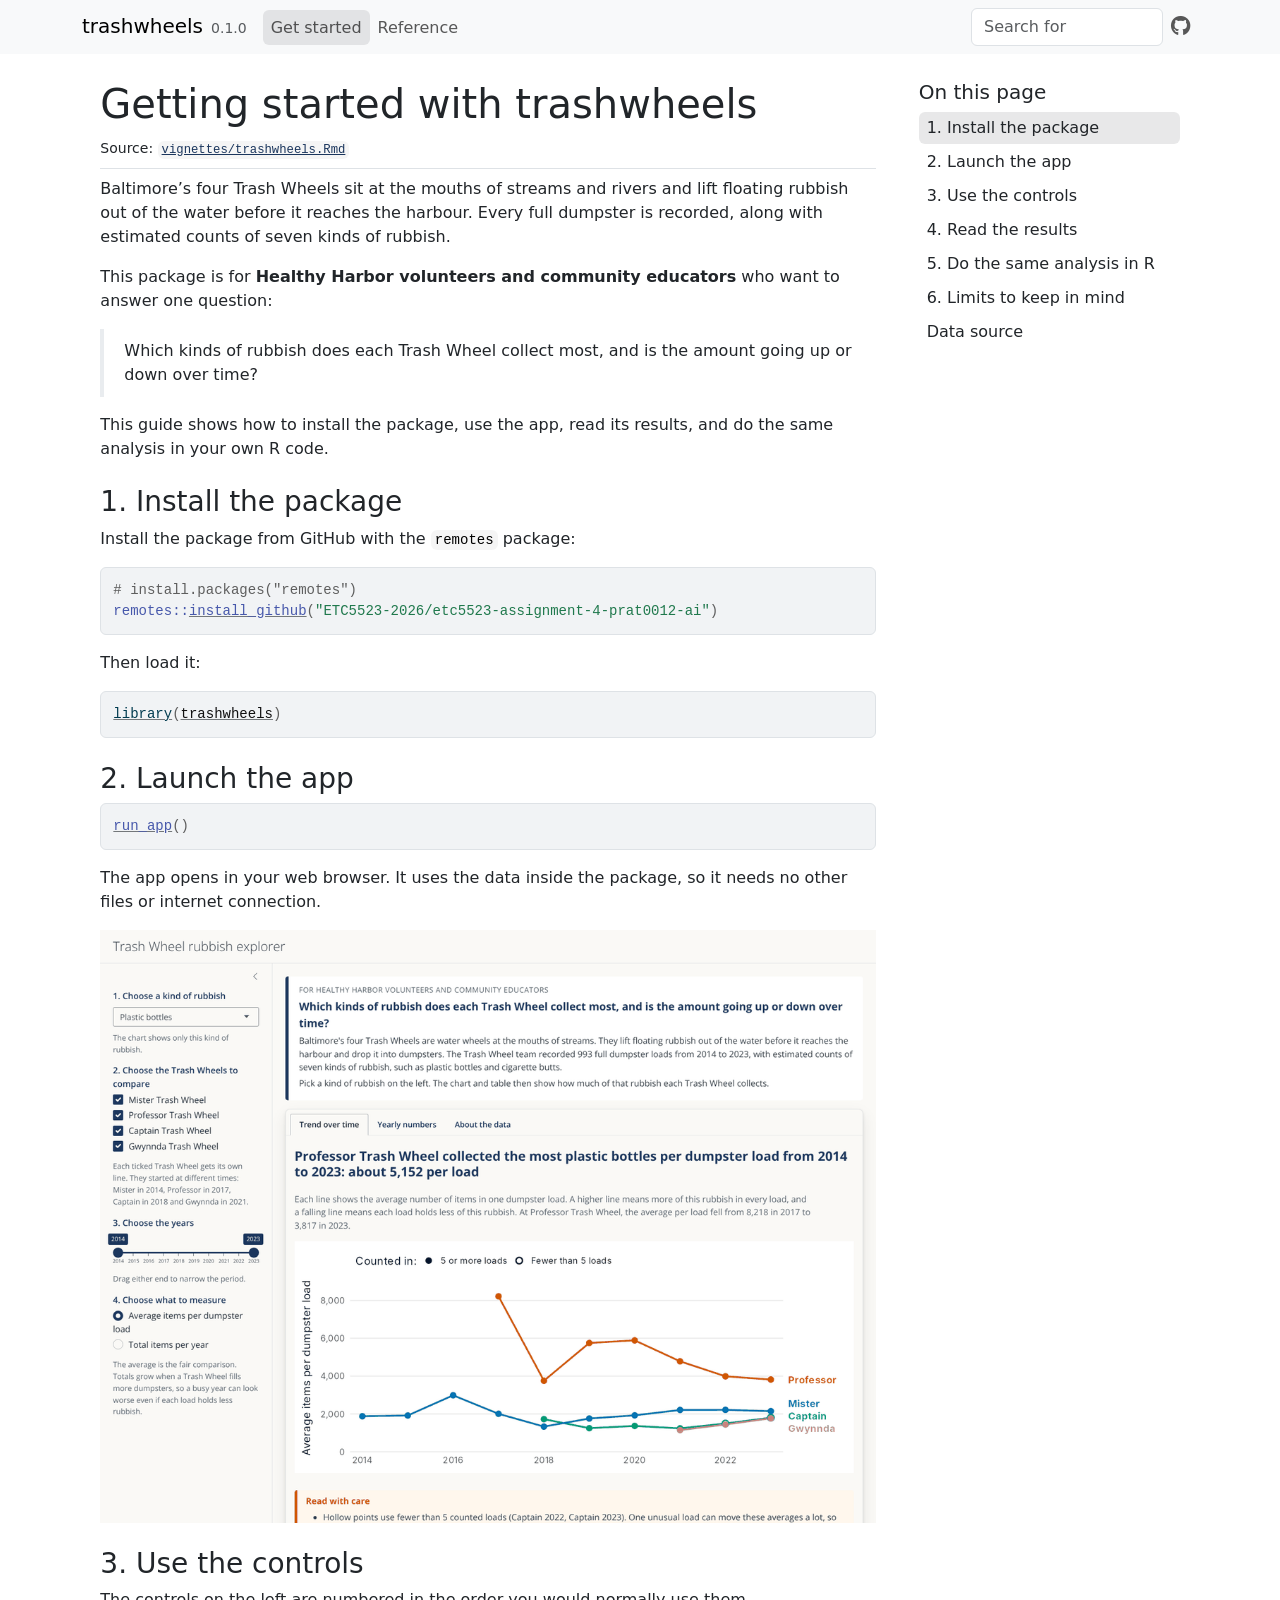
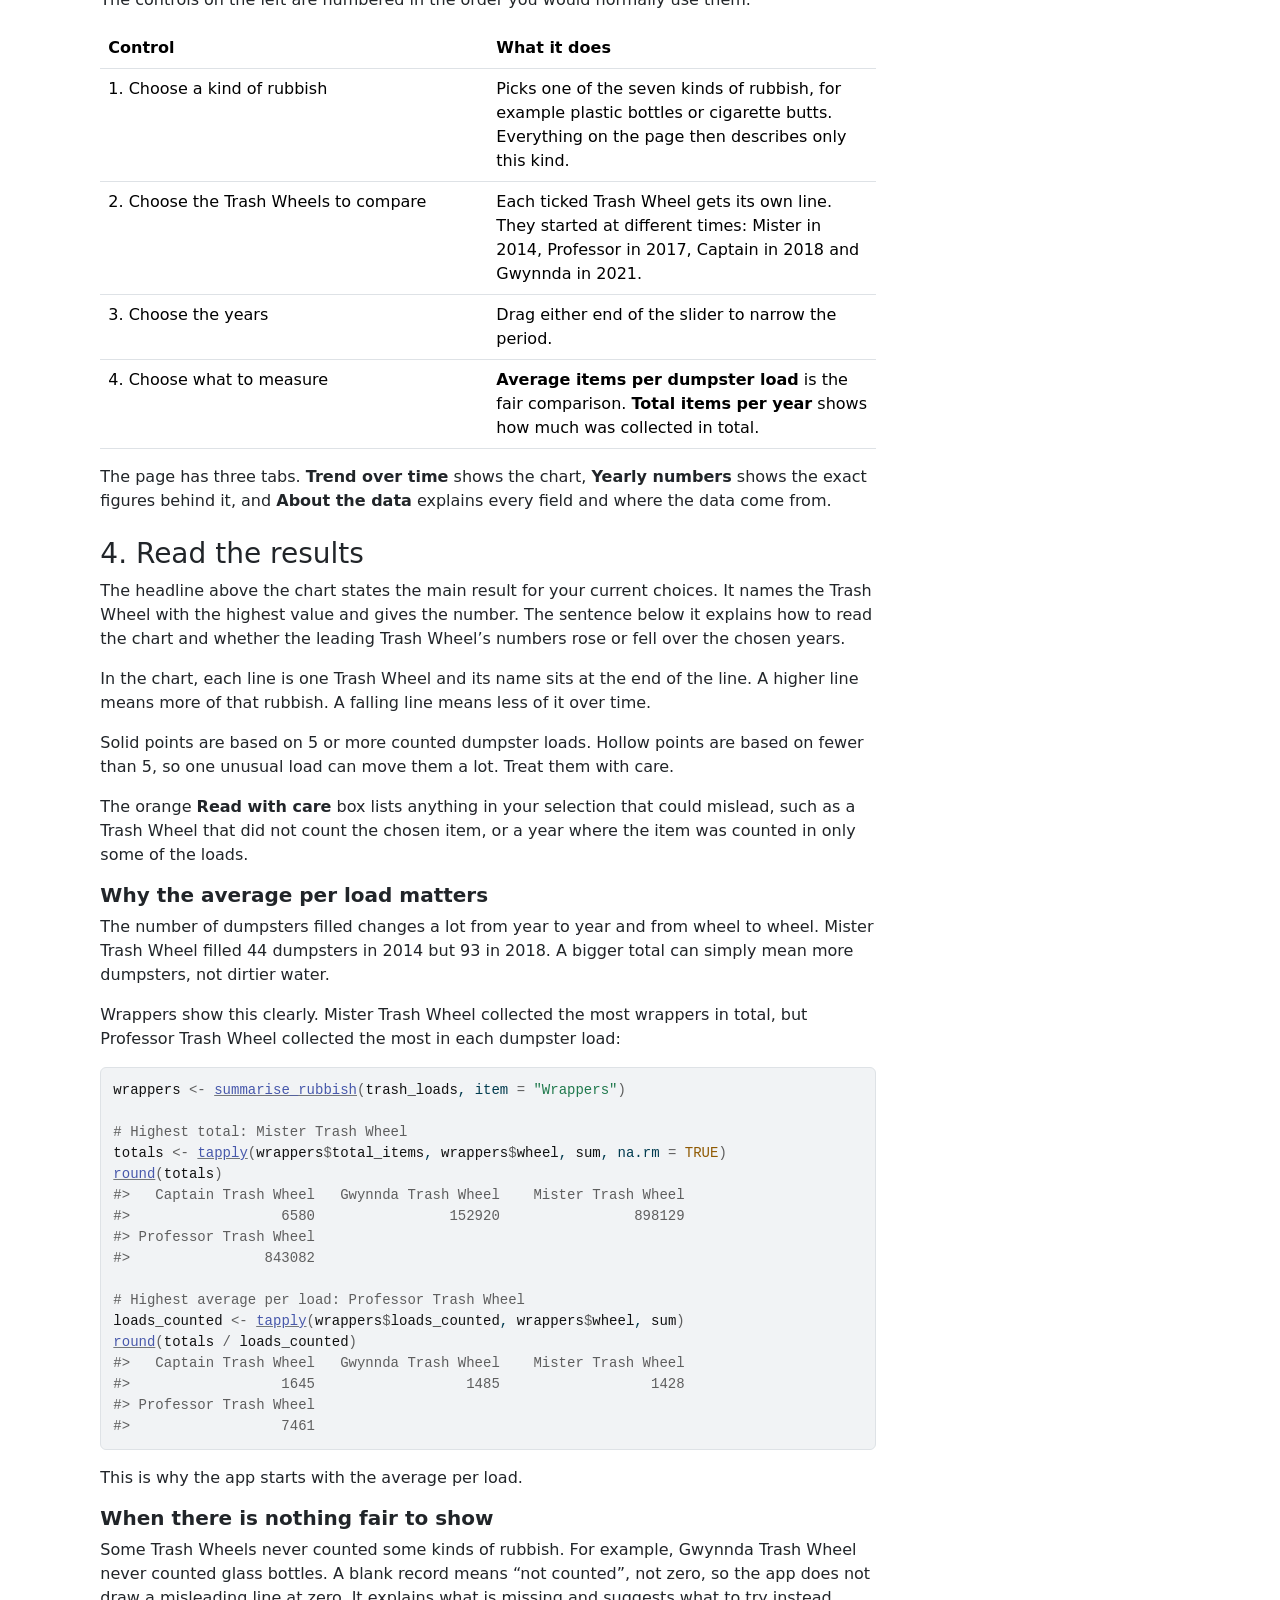
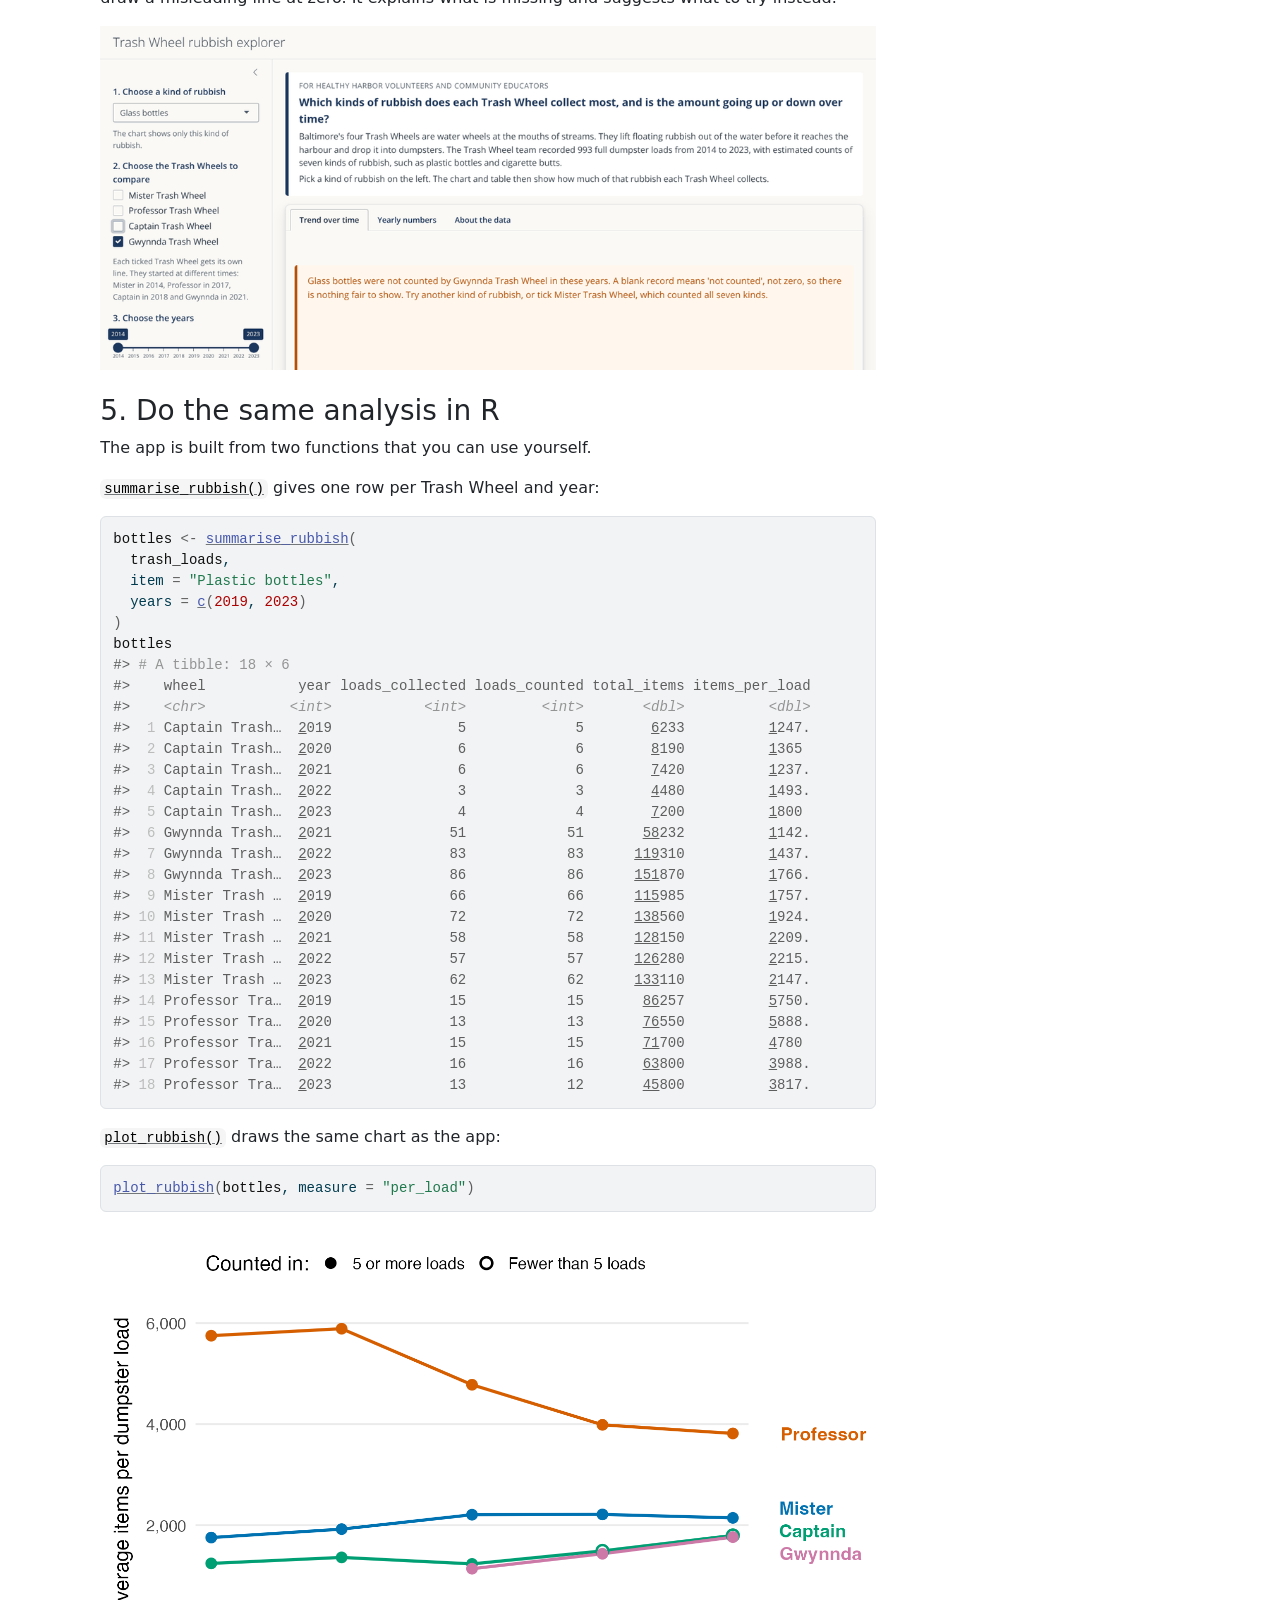
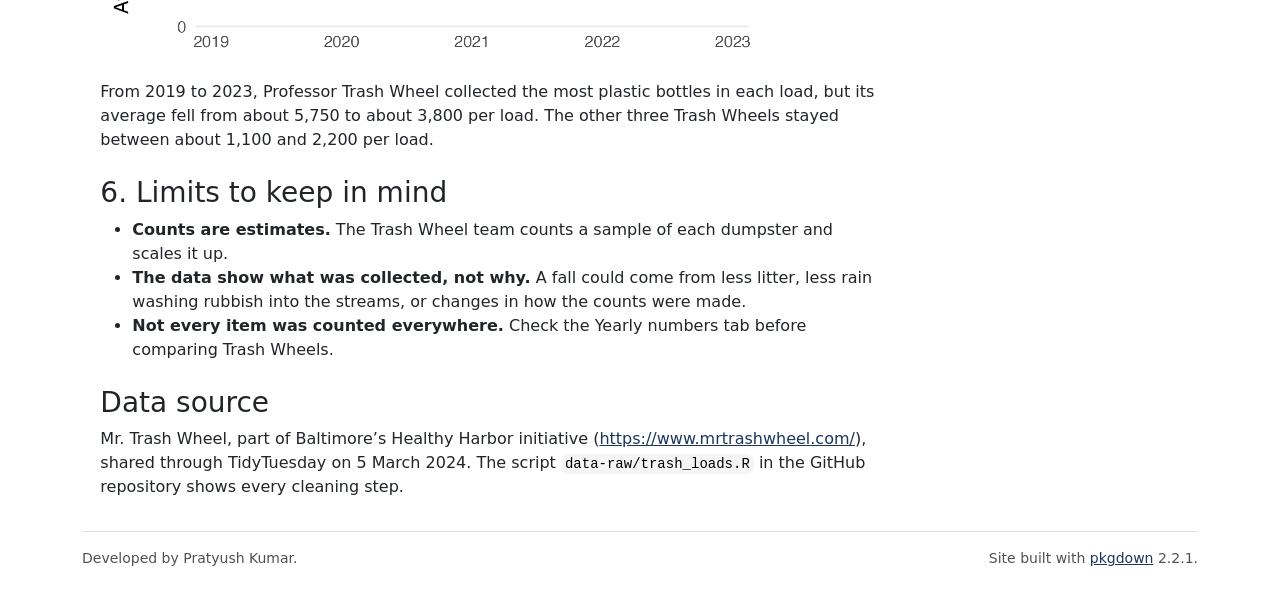
<file: docs/articles/trashwheels.html>
<!DOCTYPE html>
<!-- Generated by pkgdown: do not edit by hand --><html lang="en">
<head>
<meta http-equiv="Content-Type" content="text/html; charset=UTF-8">
<meta charset="utf-8">
<meta http-equiv="X-UA-Compatible" content="IE=edge">
<meta name="viewport" content="width=device-width, initial-scale=1, shrink-to-fit=no">
<title>Getting started with trashwheels • trashwheels</title>
<script src="../deps/jquery-3.6.0/jquery-3.6.0.min.js"></script><meta name="viewport" content="width=device-width, initial-scale=1, shrink-to-fit=no">
<link href="../deps/bootstrap-5.3.8/bootstrap.min.css" rel="stylesheet">
<script src="../deps/bootstrap-5.3.8/bootstrap.bundle.min.js"></script><link href="../deps/font-awesome-6.5.2/css/all.min.css" rel="stylesheet">
<link href="../deps/font-awesome-6.5.2/css/v4-shims.min.css" rel="stylesheet">
<script src="../deps/headroom-0.11.0/headroom.min.js"></script><script src="../deps/headroom-0.11.0/jQuery.headroom.min.js"></script><script src="../deps/bootstrap-toc-1.0.1/bootstrap-toc.min.js"></script><script src="../deps/clipboard.js-2.0.11/clipboard.min.js"></script><script src="../deps/search-1.0.0/autocomplete.jquery.min.js"></script><script src="../deps/search-1.0.0/fuse.min.js"></script><script src="../deps/search-1.0.0/mark.min.js"></script><!-- pkgdown --><script src="../pkgdown.js"></script><meta property="og:title" content="Getting started with trashwheels">
</head>
<body>
    <a href="#main" class="visually-hidden-focusable">Skip to contents</a>


    <nav class="navbar navbar-expand-lg fixed-top bg-light" data-bs-theme="light" aria-label="Site navigation"><div class="container">

    <a class="navbar-brand me-2" href="../index.html">trashwheels</a>

    <small class="nav-text text-muted me-auto" data-bs-toggle="tooltip" data-bs-placement="bottom" title="">0.1.0</small>


    <button class="navbar-toggler" type="button" data-bs-toggle="collapse" data-bs-target="#navbar" aria-controls="navbar" aria-expanded="false" aria-label="Toggle navigation">
      <span class="navbar-toggler-icon"></span>
    </button>

    <div id="navbar" class="collapse navbar-collapse ms-3">
      <ul class="navbar-nav me-auto">
<li class="active nav-item"><a class="nav-link" href="../articles/trashwheels.html">Get started</a></li>
<li class="nav-item"><a class="nav-link" href="../reference/index.html">Reference</a></li>
      </ul>
<ul class="navbar-nav">
<li class="nav-item"><form class="form-inline" role="search">
 <input class="form-control" type="search" name="search-input" id="search-input" autocomplete="off" aria-label="Search site" placeholder="Search for" data-search-index="../search.json">
</form></li>
<li class="nav-item"><a class="external-link nav-link" href="https://github.com/ETC5523-2026/etc5523-assignment-4-prat0012-ai/" aria-label="GitHub"><span class="fa fab fa-github fa-lg"></span></a></li>
      </ul>
</div>


  </div>
</nav><div class="container template-article">




<div class="row">
  <main id="main" class="col-md-9"><div class="page-header">

      <h1>Getting started with trashwheels</h1>
            
      
      <small class="dont-index">Source: <a href="https://github.com/ETC5523-2026/etc5523-assignment-4-prat0012-ai/blob/HEAD/vignettes/trashwheels.Rmd" class="external-link"><code>vignettes/trashwheels.Rmd</code></a></small>
      <div class="d-none name"><code>trashwheels.Rmd</code></div>
    </div>

    
    
<p>Baltimore’s four Trash Wheels sit at the mouths of streams and rivers
and lift floating rubbish out of the water before it reaches the
harbour. Every full dumpster is recorded, along with estimated counts of
seven kinds of rubbish.</p>
<p>This package is for <strong>Healthy Harbor volunteers and community
educators</strong> who want to answer one question:</p>
<blockquote>
<p>Which kinds of rubbish does each Trash Wheel collect most, and is the
amount going up or down over time?</p>
</blockquote>
<p>This guide shows how to install the package, use the app, read its
results, and do the same analysis in your own R code.</p>
<div class="section level2">
<h2 id="install-the-package">1. Install the package<a class="anchor" aria-label="anchor" href="#install-the-package"></a>
</h2>
<p>Install the package from GitHub with the <code>remotes</code>
package:</p>
<div class="sourceCode" id="cb1"><pre class="downlit sourceCode r">
<code class="sourceCode R"><span><span class="co"># install.packages("remotes")</span></span>
<span><span class="fu">remotes</span><span class="fu">::</span><span class="fu"><a href="https://remotes.r-lib.org/reference/install_github.html" class="external-link">install_github</a></span><span class="op">(</span><span class="st">"ETC5523-2026/etc5523-assignment-4-prat0012-ai"</span><span class="op">)</span></span></code></pre></div>
<p>Then load it:</p>
<div class="sourceCode" id="cb2"><pre class="downlit sourceCode r">
<code class="sourceCode R"><span><span class="kw"><a href="https://rdrr.io/r/base/library.html" class="external-link">library</a></span><span class="op">(</span><span class="va"><a href="https://etc5523-2026.github.io/etc5523-assignment-4-prat0012-ai/">trashwheels</a></span><span class="op">)</span></span></code></pre></div>
</div>
<div class="section level2">
<h2 id="launch-the-app">2. Launch the app<a class="anchor" aria-label="anchor" href="#launch-the-app"></a>
</h2>
<div class="sourceCode" id="cb3"><pre class="downlit sourceCode r">
<code class="sourceCode R"><span><span class="fu"><a href="../reference/run_app.html">run_app</a></span><span class="op">(</span><span class="op">)</span></span></code></pre></div>
<p>The app opens in your web browser. It uses the data inside the
package, so it needs no other files or internet connection.</p>
<p><img src="app-overview.png" class="r-plt" alt="The Trash Wheel rubbish explorer app, with four numbered controls on the left and a line chart of plastic bottles per dumpster load on the right." width="100%"></p>
</div>
<div class="section level2">
<h2 id="use-the-controls">3. Use the controls<a class="anchor" aria-label="anchor" href="#use-the-controls"></a>
</h2>
<p>The controls on the left are numbered in the order you would normally
use them.</p>
<table class="table">
<colgroup>
<col width="50%">
<col width="50%">
</colgroup>
<thead><tr class="header">
<th>Control</th>
<th>What it does</th>
</tr></thead>
<tbody>
<tr class="odd">
<td>1. Choose a kind of rubbish</td>
<td>Picks one of the seven kinds of rubbish, for example plastic bottles
or cigarette butts. Everything on the page then describes only this
kind.</td>
</tr>
<tr class="even">
<td>2. Choose the Trash Wheels to compare</td>
<td>Each ticked Trash Wheel gets its own line. They started at different
times: Mister in 2014, Professor in 2017, Captain in 2018 and Gwynnda in
2021.</td>
</tr>
<tr class="odd">
<td>3. Choose the years</td>
<td>Drag either end of the slider to narrow the period.</td>
</tr>
<tr class="even">
<td>4. Choose what to measure</td>
<td>
<strong>Average items per dumpster load</strong> is the fair
comparison. <strong>Total items per year</strong> shows how much was
collected in total.</td>
</tr>
</tbody>
</table>
<p>The page has three tabs. <strong>Trend over time</strong> shows the
chart, <strong>Yearly numbers</strong> shows the exact figures behind
it, and <strong>About the data</strong> explains every field and where
the data come from.</p>
</div>
<div class="section level2">
<h2 id="read-the-results">4. Read the results<a class="anchor" aria-label="anchor" href="#read-the-results"></a>
</h2>
<p>The headline above the chart states the main result for your current
choices. It names the Trash Wheel with the highest value and gives the
number. The sentence below it explains how to read the chart and whether
the leading Trash Wheel’s numbers rose or fell over the chosen
years.</p>
<p>In the chart, each line is one Trash Wheel and its name sits at the
end of the line. A higher line means more of that rubbish. A falling
line means less of it over time.</p>
<p>Solid points are based on 5 or more counted dumpster loads. Hollow
points are based on fewer than 5, so one unusual load can move them a
lot. Treat them with care.</p>
<p>The orange <strong>Read with care</strong> box lists anything in your
selection that could mislead, such as a Trash Wheel that did not count
the chosen item, or a year where the item was counted in only some of
the loads.</p>
<div class="section level3">
<h3 id="why-the-average-per-load-matters">Why the average per load matters<a class="anchor" aria-label="anchor" href="#why-the-average-per-load-matters"></a>
</h3>
<p>The number of dumpsters filled changes a lot from year to year and
from wheel to wheel. Mister Trash Wheel filled 44 dumpsters in 2014 but
93 in 2018. A bigger total can simply mean more dumpsters, not dirtier
water.</p>
<p>Wrappers show this clearly. Mister Trash Wheel collected the most
wrappers in total, but Professor Trash Wheel collected the most in each
dumpster load:</p>
<div class="sourceCode" id="cb4"><pre class="downlit sourceCode r">
<code class="sourceCode R"><span><span class="va">wrappers</span> <span class="op">&lt;-</span> <span class="fu"><a href="../reference/summarise_rubbish.html">summarise_rubbish</a></span><span class="op">(</span><span class="va">trash_loads</span>, item <span class="op">=</span> <span class="st">"Wrappers"</span><span class="op">)</span></span>
<span></span>
<span><span class="co"># Highest total: Mister Trash Wheel</span></span>
<span><span class="va">totals</span> <span class="op">&lt;-</span> <span class="fu"><a href="https://rdrr.io/r/base/tapply.html" class="external-link">tapply</a></span><span class="op">(</span><span class="va">wrappers</span><span class="op">$</span><span class="va">total_items</span>, <span class="va">wrappers</span><span class="op">$</span><span class="va">wheel</span>, <span class="va">sum</span>, na.rm <span class="op">=</span> <span class="cn">TRUE</span><span class="op">)</span></span>
<span><span class="fu"><a href="https://rdrr.io/r/base/Round.html" class="external-link">round</a></span><span class="op">(</span><span class="va">totals</span><span class="op">)</span></span>
<span><span class="co">#&gt;   Captain Trash Wheel   Gwynnda Trash Wheel    Mister Trash Wheel </span></span>
<span><span class="co">#&gt;                  6580                152920                898129 </span></span>
<span><span class="co">#&gt; Professor Trash Wheel </span></span>
<span><span class="co">#&gt;                843082</span></span>
<span></span>
<span><span class="co"># Highest average per load: Professor Trash Wheel</span></span>
<span><span class="va">loads_counted</span> <span class="op">&lt;-</span> <span class="fu"><a href="https://rdrr.io/r/base/tapply.html" class="external-link">tapply</a></span><span class="op">(</span><span class="va">wrappers</span><span class="op">$</span><span class="va">loads_counted</span>, <span class="va">wrappers</span><span class="op">$</span><span class="va">wheel</span>, <span class="va">sum</span><span class="op">)</span></span>
<span><span class="fu"><a href="https://rdrr.io/r/base/Round.html" class="external-link">round</a></span><span class="op">(</span><span class="va">totals</span> <span class="op">/</span> <span class="va">loads_counted</span><span class="op">)</span></span>
<span><span class="co">#&gt;   Captain Trash Wheel   Gwynnda Trash Wheel    Mister Trash Wheel </span></span>
<span><span class="co">#&gt;                  1645                  1485                  1428 </span></span>
<span><span class="co">#&gt; Professor Trash Wheel </span></span>
<span><span class="co">#&gt;                  7461</span></span></code></pre></div>
<p>This is why the app starts with the average per load.</p>
</div>
<div class="section level3">
<h3 id="when-there-is-nothing-fair-to-show">When there is nothing fair to show<a class="anchor" aria-label="anchor" href="#when-there-is-nothing-fair-to-show"></a>
</h3>
<p>Some Trash Wheels never counted some kinds of rubbish. For example,
Gwynnda Trash Wheel never counted glass bottles. A blank record means
“not counted”, not zero, so the app does not draw a misleading line at
zero. It explains what is missing and suggests what to try instead.</p>
<p><img src="app-not-counted.png" class="r-plt" alt="The app showing an orange message that glass bottles were not counted by Gwynnda Trash Wheel, with a suggestion to try another kind of rubbish." width="100%"></p>
</div>
</div>
<div class="section level2">
<h2 id="do-the-same-analysis-in-r">5. Do the same analysis in R<a class="anchor" aria-label="anchor" href="#do-the-same-analysis-in-r"></a>
</h2>
<p>The app is built from two functions that you can use yourself.</p>
<p><code><a href="../reference/summarise_rubbish.html">summarise_rubbish()</a></code> gives one row per Trash Wheel and
year:</p>
<div class="sourceCode" id="cb5"><pre class="downlit sourceCode r">
<code class="sourceCode R"><span><span class="va">bottles</span> <span class="op">&lt;-</span> <span class="fu"><a href="../reference/summarise_rubbish.html">summarise_rubbish</a></span><span class="op">(</span></span>
<span>  <span class="va">trash_loads</span>,</span>
<span>  item <span class="op">=</span> <span class="st">"Plastic bottles"</span>,</span>
<span>  years <span class="op">=</span> <span class="fu"><a href="https://rdrr.io/r/base/c.html" class="external-link">c</a></span><span class="op">(</span><span class="fl">2019</span>, <span class="fl">2023</span><span class="op">)</span></span>
<span><span class="op">)</span></span>
<span><span class="va">bottles</span></span>
<span><span class="co">#&gt; <span style="color: #949494;"># A tibble: 18 × 6</span></span></span>
<span><span class="co">#&gt;    wheel           year loads_collected loads_counted total_items items_per_load</span></span>
<span><span class="co">#&gt;    <span style="color: #949494; font-style: italic;">&lt;chr&gt;</span>          <span style="color: #949494; font-style: italic;">&lt;int&gt;</span>           <span style="color: #949494; font-style: italic;">&lt;int&gt;</span>         <span style="color: #949494; font-style: italic;">&lt;int&gt;</span>       <span style="color: #949494; font-style: italic;">&lt;dbl&gt;</span>          <span style="color: #949494; font-style: italic;">&lt;dbl&gt;</span></span></span>
<span><span class="co">#&gt; <span style="color: #BCBCBC;"> 1</span> Captain Trash…  <span style="text-decoration: underline;">2</span>019               5             5        <span style="text-decoration: underline;">6</span>233          <span style="text-decoration: underline;">1</span>247.</span></span>
<span><span class="co">#&gt; <span style="color: #BCBCBC;"> 2</span> Captain Trash…  <span style="text-decoration: underline;">2</span>020               6             6        <span style="text-decoration: underline;">8</span>190          <span style="text-decoration: underline;">1</span>365 </span></span>
<span><span class="co">#&gt; <span style="color: #BCBCBC;"> 3</span> Captain Trash…  <span style="text-decoration: underline;">2</span>021               6             6        <span style="text-decoration: underline;">7</span>420          <span style="text-decoration: underline;">1</span>237.</span></span>
<span><span class="co">#&gt; <span style="color: #BCBCBC;"> 4</span> Captain Trash…  <span style="text-decoration: underline;">2</span>022               3             3        <span style="text-decoration: underline;">4</span>480          <span style="text-decoration: underline;">1</span>493.</span></span>
<span><span class="co">#&gt; <span style="color: #BCBCBC;"> 5</span> Captain Trash…  <span style="text-decoration: underline;">2</span>023               4             4        <span style="text-decoration: underline;">7</span>200          <span style="text-decoration: underline;">1</span>800 </span></span>
<span><span class="co">#&gt; <span style="color: #BCBCBC;"> 6</span> Gwynnda Trash…  <span style="text-decoration: underline;">2</span>021              51            51       <span style="text-decoration: underline;">58</span>232          <span style="text-decoration: underline;">1</span>142.</span></span>
<span><span class="co">#&gt; <span style="color: #BCBCBC;"> 7</span> Gwynnda Trash…  <span style="text-decoration: underline;">2</span>022              83            83      <span style="text-decoration: underline;">119</span>310          <span style="text-decoration: underline;">1</span>437.</span></span>
<span><span class="co">#&gt; <span style="color: #BCBCBC;"> 8</span> Gwynnda Trash…  <span style="text-decoration: underline;">2</span>023              86            86      <span style="text-decoration: underline;">151</span>870          <span style="text-decoration: underline;">1</span>766.</span></span>
<span><span class="co">#&gt; <span style="color: #BCBCBC;"> 9</span> Mister Trash …  <span style="text-decoration: underline;">2</span>019              66            66      <span style="text-decoration: underline;">115</span>985          <span style="text-decoration: underline;">1</span>757.</span></span>
<span><span class="co">#&gt; <span style="color: #BCBCBC;">10</span> Mister Trash …  <span style="text-decoration: underline;">2</span>020              72            72      <span style="text-decoration: underline;">138</span>560          <span style="text-decoration: underline;">1</span>924.</span></span>
<span><span class="co">#&gt; <span style="color: #BCBCBC;">11</span> Mister Trash …  <span style="text-decoration: underline;">2</span>021              58            58      <span style="text-decoration: underline;">128</span>150          <span style="text-decoration: underline;">2</span>209.</span></span>
<span><span class="co">#&gt; <span style="color: #BCBCBC;">12</span> Mister Trash …  <span style="text-decoration: underline;">2</span>022              57            57      <span style="text-decoration: underline;">126</span>280          <span style="text-decoration: underline;">2</span>215.</span></span>
<span><span class="co">#&gt; <span style="color: #BCBCBC;">13</span> Mister Trash …  <span style="text-decoration: underline;">2</span>023              62            62      <span style="text-decoration: underline;">133</span>110          <span style="text-decoration: underline;">2</span>147.</span></span>
<span><span class="co">#&gt; <span style="color: #BCBCBC;">14</span> Professor Tra…  <span style="text-decoration: underline;">2</span>019              15            15       <span style="text-decoration: underline;">86</span>257          <span style="text-decoration: underline;">5</span>750.</span></span>
<span><span class="co">#&gt; <span style="color: #BCBCBC;">15</span> Professor Tra…  <span style="text-decoration: underline;">2</span>020              13            13       <span style="text-decoration: underline;">76</span>550          <span style="text-decoration: underline;">5</span>888.</span></span>
<span><span class="co">#&gt; <span style="color: #BCBCBC;">16</span> Professor Tra…  <span style="text-decoration: underline;">2</span>021              15            15       <span style="text-decoration: underline;">71</span>700          <span style="text-decoration: underline;">4</span>780 </span></span>
<span><span class="co">#&gt; <span style="color: #BCBCBC;">17</span> Professor Tra…  <span style="text-decoration: underline;">2</span>022              16            16       <span style="text-decoration: underline;">63</span>800          <span style="text-decoration: underline;">3</span>988.</span></span>
<span><span class="co">#&gt; <span style="color: #BCBCBC;">18</span> Professor Tra…  <span style="text-decoration: underline;">2</span>023              13            12       <span style="text-decoration: underline;">45</span>800          <span style="text-decoration: underline;">3</span>817.</span></span></code></pre></div>
<p><code><a href="../reference/plot_rubbish.html">plot_rubbish()</a></code> draws the same chart as the app:</p>
<div class="sourceCode" id="cb6"><pre class="downlit sourceCode r">
<code class="sourceCode R"><span><span class="fu"><a href="../reference/plot_rubbish.html">plot_rubbish</a></span><span class="op">(</span><span class="va">bottles</span>, measure <span class="op">=</span> <span class="st">"per_load"</span><span class="op">)</span></span></code></pre></div>
<p><img src="trashwheels_files/figure-html/unnamed-chunk-9-1.png" class="r-plt" alt="Line chart of average plastic bottles per dumpster load from 2019 to 2023. Professor Trash Wheel is highest but falling, from about 5,750 to 3,800 per load." width="100%"></p>
<p>From 2019 to 2023, Professor Trash Wheel collected the most plastic
bottles in each load, but its average fell from about 5,750 to about
3,800 per load. The other three Trash Wheels stayed between about 1,100
and 2,200 per load.</p>
</div>
<div class="section level2">
<h2 id="limits-to-keep-in-mind">6. Limits to keep in mind<a class="anchor" aria-label="anchor" href="#limits-to-keep-in-mind"></a>
</h2>
<ul>
<li>
<strong>Counts are estimates.</strong> The Trash Wheel team counts a
sample of each dumpster and scales it up.</li>
<li>
<strong>The data show what was collected, not why.</strong> A fall
could come from less litter, less rain washing rubbish into the streams,
or changes in how the counts were made.</li>
<li>
<strong>Not every item was counted everywhere.</strong> Check the
Yearly numbers tab before comparing Trash Wheels.</li>
</ul>
</div>
<div class="section level2">
<h2 id="data-source">Data source<a class="anchor" aria-label="anchor" href="#data-source"></a>
</h2>
<p>Mr. Trash Wheel, part of Baltimore’s Healthy Harbor initiative (<a href="https://www.mrtrashwheel.com/" class="external-link uri">https://www.mrtrashwheel.com/</a>), shared through
TidyTuesday on 5 March 2024. The script
<code>data-raw/trash_loads.R</code> in the GitHub repository shows every
cleaning step.</p>
</div>
  </main><aside class="col-md-3"><nav id="toc" aria-label="Table of contents"><h2>On this page</h2>
    </nav></aside>
</div>



    <footer><div class="pkgdown-footer-left">
  <p>Developed by Pratyush Kumar.</p>
</div>

<div class="pkgdown-footer-right">
  <p>Site built with <a href="https://pkgdown.r-lib.org/" class="external-link">pkgdown</a> 2.2.1.</p>
</div>

    </footer>
</div>





  </body>
</html>
</file>
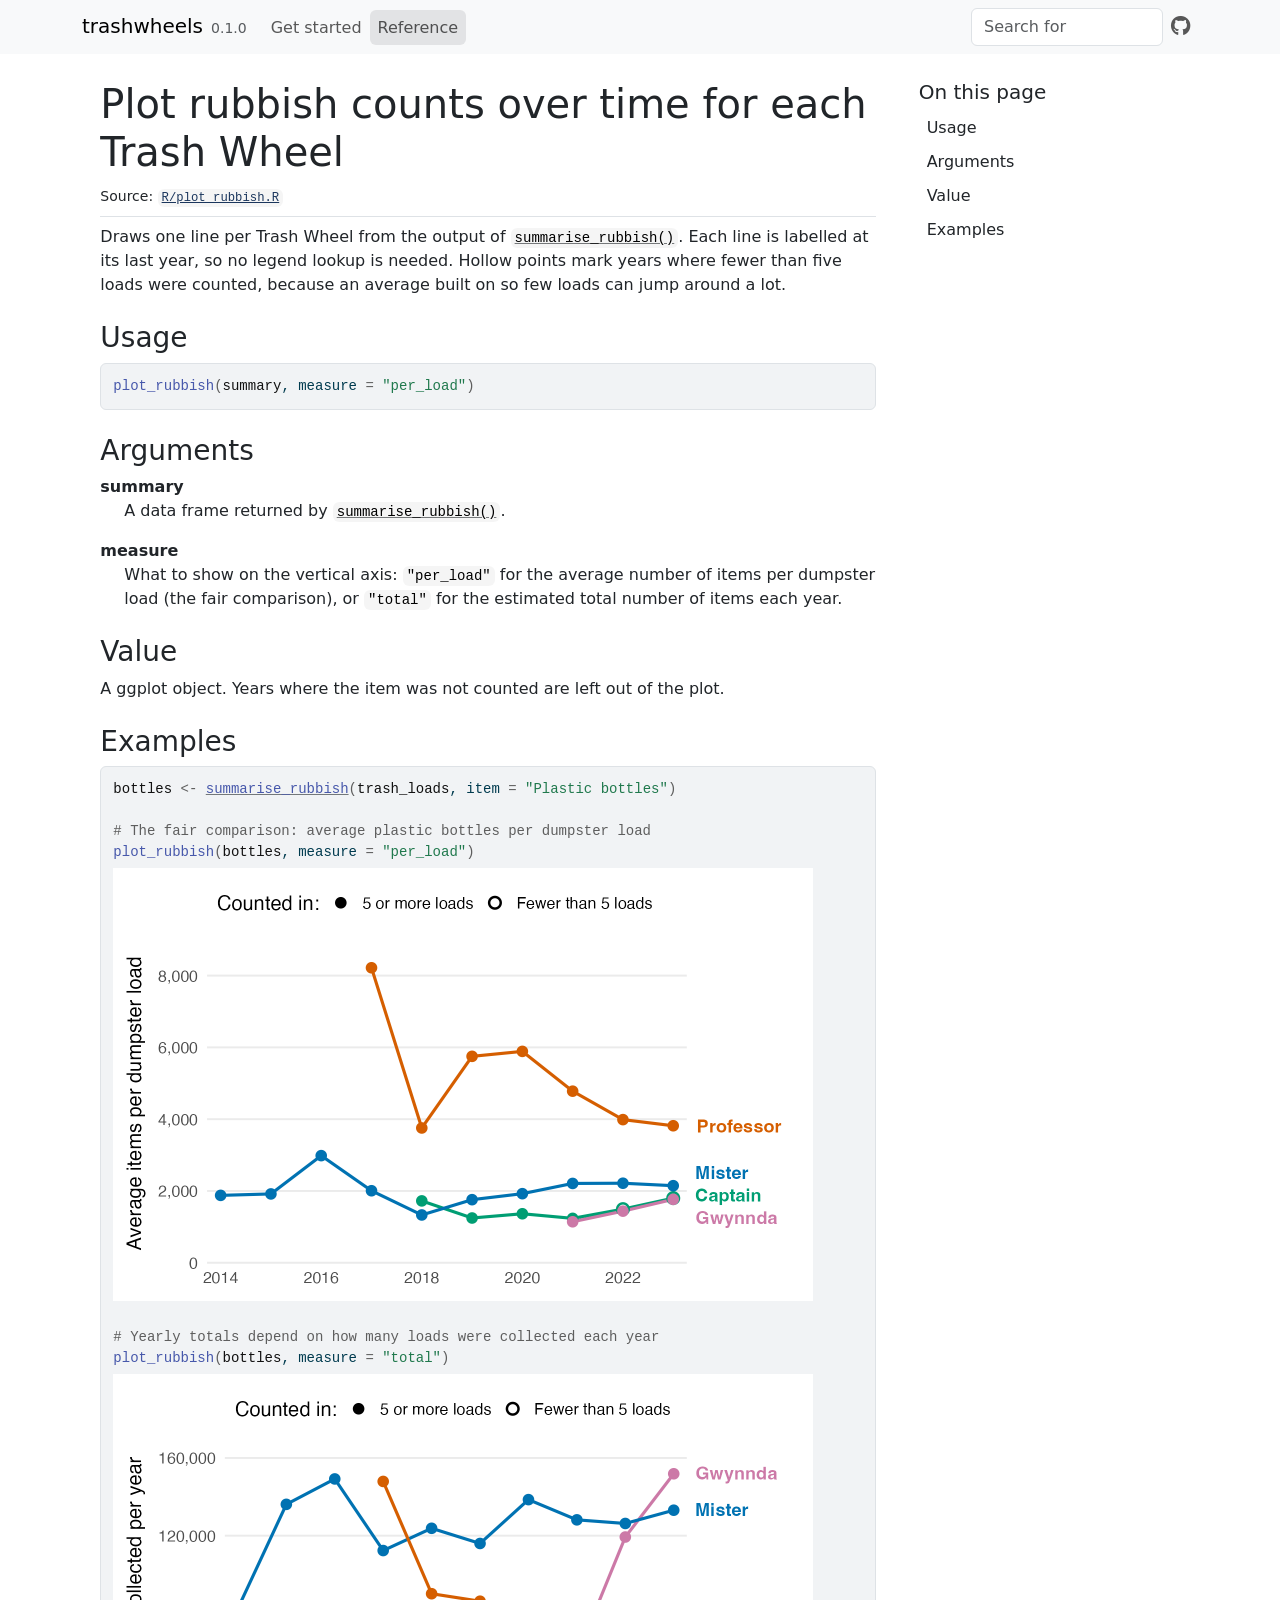
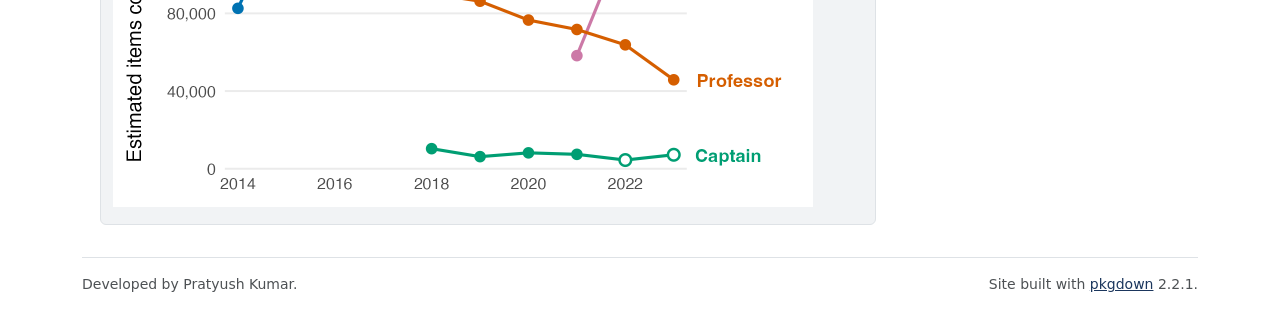
<file: docs/reference/plot_rubbish.html>
<!DOCTYPE html>
<!-- Generated by pkgdown: do not edit by hand --><html lang="en"><head><meta http-equiv="Content-Type" content="text/html; charset=UTF-8"><meta charset="utf-8"><meta http-equiv="X-UA-Compatible" content="IE=edge"><meta name="viewport" content="width=device-width, initial-scale=1, shrink-to-fit=no"><title>Plot rubbish counts over time for each Trash Wheel — plot_rubbish • trashwheels</title><script src="../deps/jquery-3.6.0/jquery-3.6.0.min.js"></script><meta name="viewport" content="width=device-width, initial-scale=1, shrink-to-fit=no"><link href="../deps/bootstrap-5.3.8/bootstrap.min.css" rel="stylesheet"><script src="../deps/bootstrap-5.3.8/bootstrap.bundle.min.js"></script><link href="../deps/font-awesome-6.5.2/css/all.min.css" rel="stylesheet"><link href="../deps/font-awesome-6.5.2/css/v4-shims.min.css" rel="stylesheet"><script src="../deps/headroom-0.11.0/headroom.min.js"></script><script src="../deps/headroom-0.11.0/jQuery.headroom.min.js"></script><script src="../deps/bootstrap-toc-1.0.1/bootstrap-toc.min.js"></script><script src="../deps/clipboard.js-2.0.11/clipboard.min.js"></script><script src="../deps/search-1.0.0/autocomplete.jquery.min.js"></script><script src="../deps/search-1.0.0/fuse.min.js"></script><script src="../deps/search-1.0.0/mark.min.js"></script><!-- pkgdown --><script src="../pkgdown.js"></script><meta property="og:title" content="Plot rubbish counts over time for each Trash Wheel — plot_rubbish"><meta name="description" content="Draws one line per Trash Wheel from the output of summarise_rubbish().
Each line is labelled at its last year, so no legend lookup is needed.
Hollow points mark years where fewer than five loads were counted,
because an average built on so few loads can jump around a lot."><meta property="og:description" content="Draws one line per Trash Wheel from the output of summarise_rubbish().
Each line is labelled at its last year, so no legend lookup is needed.
Hollow points mark years where fewer than five loads were counted,
because an average built on so few loads can jump around a lot."></head><body>
    <a href="#main" class="visually-hidden-focusable">Skip to contents</a>


    <nav class="navbar navbar-expand-lg fixed-top bg-light" data-bs-theme="light" aria-label="Site navigation"><div class="container">

    <a class="navbar-brand me-2" href="../index.html">trashwheels</a>

    <small class="nav-text text-muted me-auto" data-bs-toggle="tooltip" data-bs-placement="bottom" title="">0.1.0</small>


    <button class="navbar-toggler" type="button" data-bs-toggle="collapse" data-bs-target="#navbar" aria-controls="navbar" aria-expanded="false" aria-label="Toggle navigation">
      <span class="navbar-toggler-icon"></span>
    </button>

    <div id="navbar" class="collapse navbar-collapse ms-3">
      <ul class="navbar-nav me-auto"><li class="nav-item"><a class="nav-link" href="../articles/trashwheels.html">Get started</a></li>
<li class="active nav-item"><a class="nav-link" href="../reference/index.html">Reference</a></li>
      </ul><ul class="navbar-nav"><li class="nav-item"><form class="form-inline" role="search">
 <input class="form-control" type="search" name="search-input" id="search-input" autocomplete="off" aria-label="Search site" placeholder="Search for" data-search-index="../search.json"></form></li>
<li class="nav-item"><a class="external-link nav-link" href="https://github.com/ETC5523-2026/etc5523-assignment-4-prat0012-ai/" aria-label="GitHub"><span class="fa fab fa-github fa-lg"></span></a></li>
      </ul></div>


  </div>
</nav><div class="container template-reference-topic">
<div class="row">
  <main id="main" class="col-md-9"><div class="page-header">

      <h1>Plot rubbish counts over time for each Trash Wheel</h1>
      <small class="dont-index">Source: <a href="https://github.com/ETC5523-2026/etc5523-assignment-4-prat0012-ai/blob/HEAD/R/plot_rubbish.R" class="external-link"><code>R/plot_rubbish.R</code></a></small>
      <div class="d-none name"><code>plot_rubbish.Rd</code></div>
    </div>

    <div class="ref-description section level2">
    <p>Draws one line per Trash Wheel from the output of <code><a href="summarise_rubbish.html">summarise_rubbish()</a></code>.
Each line is labelled at its last year, so no legend lookup is needed.
Hollow points mark years where fewer than five loads were counted,
because an average built on so few loads can jump around a lot.</p>
    </div>

    <div class="section level2">
    <h2 id="ref-usage">Usage<a class="anchor" aria-label="anchor" href="#ref-usage"></a></h2>
    <div class="sourceCode"><pre class="sourceCode r"><code><span><span class="fu">plot_rubbish</span><span class="op">(</span><span class="va">summary</span>, measure <span class="op">=</span> <span class="st">"per_load"</span><span class="op">)</span></span></code></pre></div>
    </div>

    <div class="section level2">
    <h2 id="arguments">Arguments<a class="anchor" aria-label="anchor" href="#arguments"></a></h2>


<dl><dt id="arg-summary">summary<a class="anchor" aria-label="anchor" href="#arg-summary"></a></dt>
<dd><p>A data frame returned by <code><a href="summarise_rubbish.html">summarise_rubbish()</a></code>.</p></dd>


<dt id="arg-measure">measure<a class="anchor" aria-label="anchor" href="#arg-measure"></a></dt>
<dd><p>What to show on the vertical axis: <code>"per_load"</code> for the
average number of items per dumpster load (the fair comparison), or
<code>"total"</code> for the estimated total number of items each year.</p></dd>

</dl></div>
    <div class="section level2">
    <h2 id="value">Value<a class="anchor" aria-label="anchor" href="#value"></a></h2>
    <p>A ggplot object. Years where the item was not counted are left
out of the plot.</p>
    </div>

    <div class="section level2">
    <h2 id="ref-examples">Examples<a class="anchor" aria-label="anchor" href="#ref-examples"></a></h2>
    <div class="sourceCode"><pre class="sourceCode r"><code><span class="r-in"><span><span class="va">bottles</span> <span class="op">&lt;-</span> <span class="fu"><a href="summarise_rubbish.html">summarise_rubbish</a></span><span class="op">(</span><span class="va">trash_loads</span>, item <span class="op">=</span> <span class="st">"Plastic bottles"</span><span class="op">)</span></span></span>
<span class="r-in"><span></span></span>
<span class="r-in"><span><span class="co"># The fair comparison: average plastic bottles per dumpster load</span></span></span>
<span class="r-in"><span><span class="fu">plot_rubbish</span><span class="op">(</span><span class="va">bottles</span>, measure <span class="op">=</span> <span class="st">"per_load"</span><span class="op">)</span></span></span>
<span class="r-plt img"><img src="plot_rubbish-1.png" alt="" width="700" height="433"></span>
<span class="r-in"><span></span></span>
<span class="r-in"><span><span class="co"># Yearly totals depend on how many loads were collected each year</span></span></span>
<span class="r-in"><span><span class="fu">plot_rubbish</span><span class="op">(</span><span class="va">bottles</span>, measure <span class="op">=</span> <span class="st">"total"</span><span class="op">)</span></span></span>
<span class="r-plt img"><img src="plot_rubbish-2.png" alt="" width="700" height="433"></span>
</code></pre></div>
    </div>
  </main><aside class="col-md-3"><nav id="toc" aria-label="Table of contents"><h2>On this page</h2>
    </nav></aside></div>


    <footer><div class="pkgdown-footer-left">
  <p>Developed by Pratyush Kumar.</p>
</div>

<div class="pkgdown-footer-right">
  <p>Site built with <a href="https://pkgdown.r-lib.org/" class="external-link">pkgdown</a> 2.2.1.</p>
</div>

    </footer></div>





  </body></html>
</file>
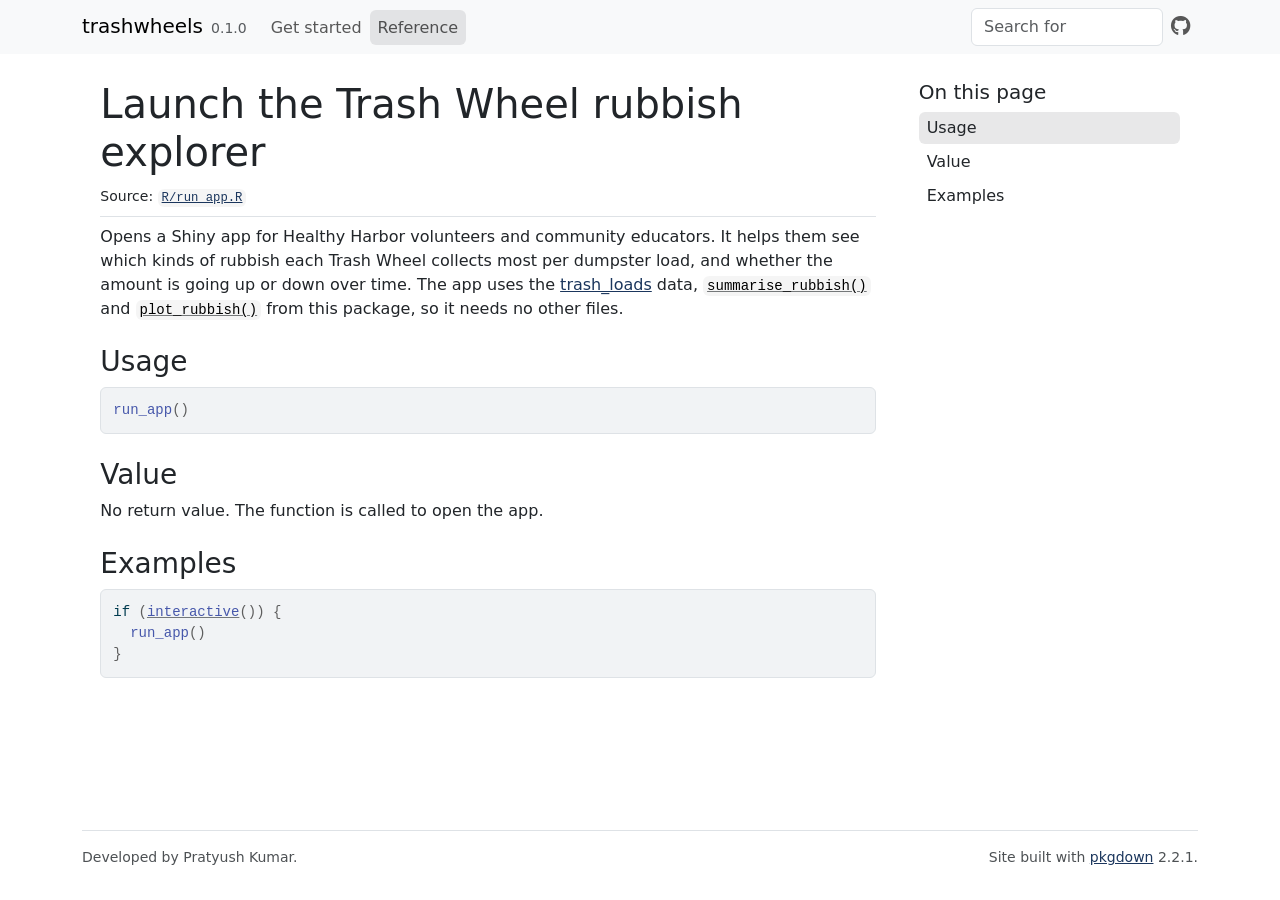
<file: docs/reference/run_app.html>
<!DOCTYPE html>
<!-- Generated by pkgdown: do not edit by hand --><html lang="en"><head><meta http-equiv="Content-Type" content="text/html; charset=UTF-8"><meta charset="utf-8"><meta http-equiv="X-UA-Compatible" content="IE=edge"><meta name="viewport" content="width=device-width, initial-scale=1, shrink-to-fit=no"><title>Launch the Trash Wheel rubbish explorer — run_app • trashwheels</title><script src="../deps/jquery-3.6.0/jquery-3.6.0.min.js"></script><meta name="viewport" content="width=device-width, initial-scale=1, shrink-to-fit=no"><link href="../deps/bootstrap-5.3.8/bootstrap.min.css" rel="stylesheet"><script src="../deps/bootstrap-5.3.8/bootstrap.bundle.min.js"></script><link href="../deps/font-awesome-6.5.2/css/all.min.css" rel="stylesheet"><link href="../deps/font-awesome-6.5.2/css/v4-shims.min.css" rel="stylesheet"><script src="../deps/headroom-0.11.0/headroom.min.js"></script><script src="../deps/headroom-0.11.0/jQuery.headroom.min.js"></script><script src="../deps/bootstrap-toc-1.0.1/bootstrap-toc.min.js"></script><script src="../deps/clipboard.js-2.0.11/clipboard.min.js"></script><script src="../deps/search-1.0.0/autocomplete.jquery.min.js"></script><script src="../deps/search-1.0.0/fuse.min.js"></script><script src="../deps/search-1.0.0/mark.min.js"></script><!-- pkgdown --><script src="../pkgdown.js"></script><meta property="og:title" content="Launch the Trash Wheel rubbish explorer — run_app"><meta name="description" content="Opens a Shiny app for Healthy Harbor volunteers and community educators.
It helps them see which kinds of rubbish each Trash Wheel collects most
per dumpster load, and whether the amount is going up or down over time. The
app uses the trash_loads data, summarise_rubbish() and
plot_rubbish() from this package, so it needs no other files."><meta property="og:description" content="Opens a Shiny app for Healthy Harbor volunteers and community educators.
It helps them see which kinds of rubbish each Trash Wheel collects most
per dumpster load, and whether the amount is going up or down over time. The
app uses the trash_loads data, summarise_rubbish() and
plot_rubbish() from this package, so it needs no other files."></head><body>
    <a href="#main" class="visually-hidden-focusable">Skip to contents</a>


    <nav class="navbar navbar-expand-lg fixed-top bg-light" data-bs-theme="light" aria-label="Site navigation"><div class="container">

    <a class="navbar-brand me-2" href="../index.html">trashwheels</a>

    <small class="nav-text text-muted me-auto" data-bs-toggle="tooltip" data-bs-placement="bottom" title="">0.1.0</small>


    <button class="navbar-toggler" type="button" data-bs-toggle="collapse" data-bs-target="#navbar" aria-controls="navbar" aria-expanded="false" aria-label="Toggle navigation">
      <span class="navbar-toggler-icon"></span>
    </button>

    <div id="navbar" class="collapse navbar-collapse ms-3">
      <ul class="navbar-nav me-auto"><li class="nav-item"><a class="nav-link" href="../articles/trashwheels.html">Get started</a></li>
<li class="active nav-item"><a class="nav-link" href="../reference/index.html">Reference</a></li>
      </ul><ul class="navbar-nav"><li class="nav-item"><form class="form-inline" role="search">
 <input class="form-control" type="search" name="search-input" id="search-input" autocomplete="off" aria-label="Search site" placeholder="Search for" data-search-index="../search.json"></form></li>
<li class="nav-item"><a class="external-link nav-link" href="https://github.com/ETC5523-2026/etc5523-assignment-4-prat0012-ai/" aria-label="GitHub"><span class="fa fab fa-github fa-lg"></span></a></li>
      </ul></div>


  </div>
</nav><div class="container template-reference-topic">
<div class="row">
  <main id="main" class="col-md-9"><div class="page-header">

      <h1>Launch the Trash Wheel rubbish explorer</h1>
      <small class="dont-index">Source: <a href="https://github.com/ETC5523-2026/etc5523-assignment-4-prat0012-ai/blob/HEAD/R/run_app.R" class="external-link"><code>R/run_app.R</code></a></small>
      <div class="d-none name"><code>run_app.Rd</code></div>
    </div>

    <div class="ref-description section level2">
    <p>Opens a Shiny app for Healthy Harbor volunteers and community educators.
It helps them see which kinds of rubbish each Trash Wheel collects most
per dumpster load, and whether the amount is going up or down over time. The
app uses the <a href="trash_loads.html">trash_loads</a> data, <code><a href="summarise_rubbish.html">summarise_rubbish()</a></code> and
<code><a href="plot_rubbish.html">plot_rubbish()</a></code> from this package, so it needs no other files.</p>
    </div>

    <div class="section level2">
    <h2 id="ref-usage">Usage<a class="anchor" aria-label="anchor" href="#ref-usage"></a></h2>
    <div class="sourceCode"><pre class="sourceCode r"><code><span><span class="fu">run_app</span><span class="op">(</span><span class="op">)</span></span></code></pre></div>
    </div>

    <div class="section level2">
    <h2 id="value">Value<a class="anchor" aria-label="anchor" href="#value"></a></h2>
    <p>No return value. The function is called to open the app.</p>
    </div>

    <div class="section level2">
    <h2 id="ref-examples">Examples<a class="anchor" aria-label="anchor" href="#ref-examples"></a></h2>
    <div class="sourceCode"><pre class="sourceCode r"><code><span class="r-in"><span><span class="kw">if</span> <span class="op">(</span><span class="fu"><a href="https://rdrr.io/r/base/interactive.html" class="external-link">interactive</a></span><span class="op">(</span><span class="op">)</span><span class="op">)</span> <span class="op">{</span></span></span>
<span class="r-in"><span>  <span class="fu">run_app</span><span class="op">(</span><span class="op">)</span></span></span>
<span class="r-in"><span><span class="op">}</span></span></span>
</code></pre></div>
    </div>
  </main><aside class="col-md-3"><nav id="toc" aria-label="Table of contents"><h2>On this page</h2>
    </nav></aside></div>


    <footer><div class="pkgdown-footer-left">
  <p>Developed by Pratyush Kumar.</p>
</div>

<div class="pkgdown-footer-right">
  <p>Site built with <a href="https://pkgdown.r-lib.org/" class="external-link">pkgdown</a> 2.2.1.</p>
</div>

    </footer></div>





  </body></html>
</file>
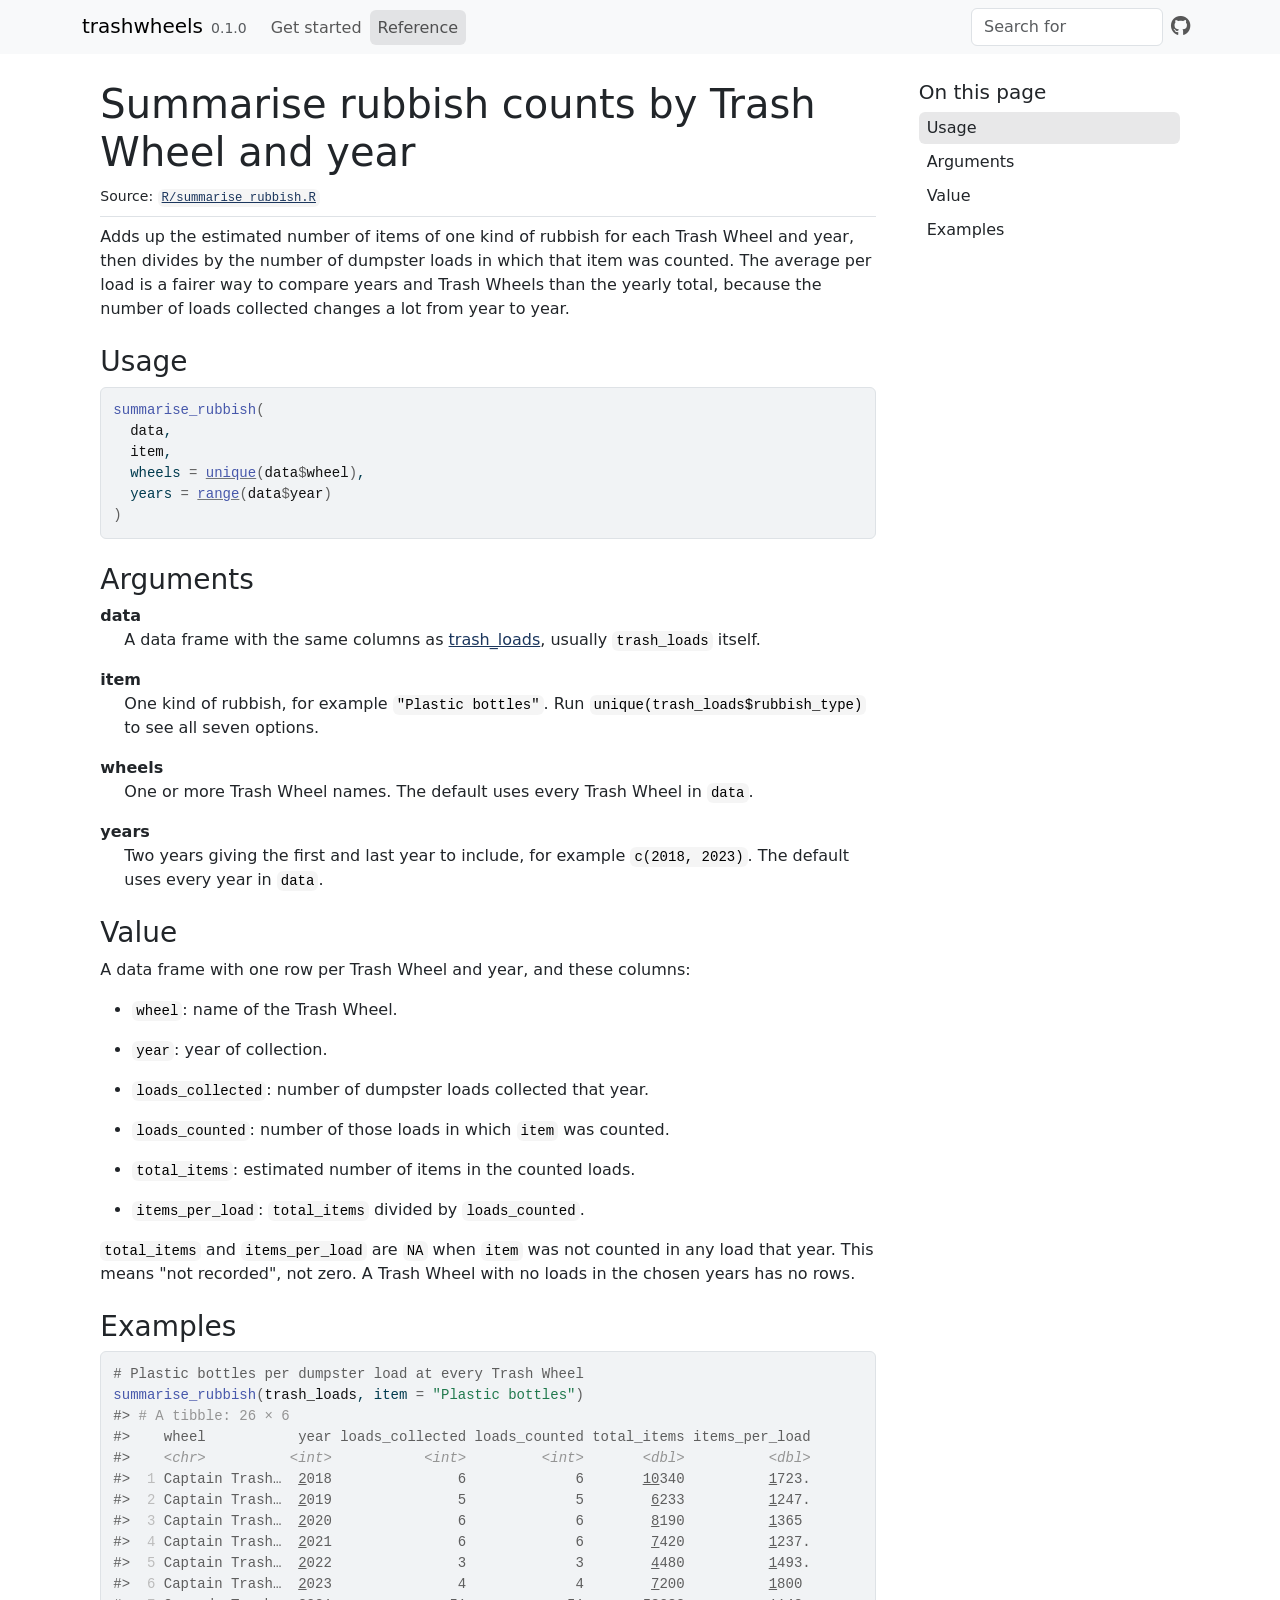
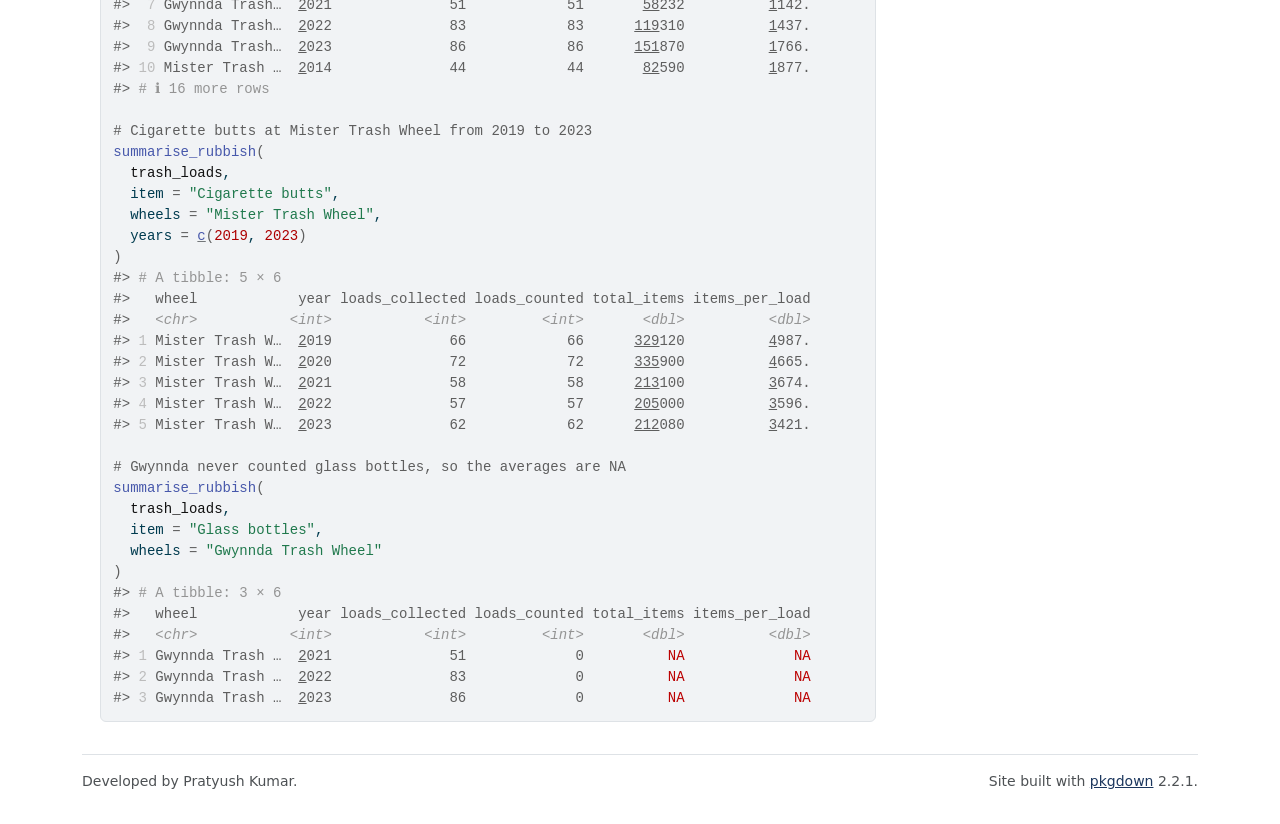
<file: docs/reference/summarise_rubbish.html>
<!DOCTYPE html>
<!-- Generated by pkgdown: do not edit by hand --><html lang="en"><head><meta http-equiv="Content-Type" content="text/html; charset=UTF-8"><meta charset="utf-8"><meta http-equiv="X-UA-Compatible" content="IE=edge"><meta name="viewport" content="width=device-width, initial-scale=1, shrink-to-fit=no"><title>Summarise rubbish counts by Trash Wheel and year — summarise_rubbish • trashwheels</title><script src="../deps/jquery-3.6.0/jquery-3.6.0.min.js"></script><meta name="viewport" content="width=device-width, initial-scale=1, shrink-to-fit=no"><link href="../deps/bootstrap-5.3.8/bootstrap.min.css" rel="stylesheet"><script src="../deps/bootstrap-5.3.8/bootstrap.bundle.min.js"></script><link href="../deps/font-awesome-6.5.2/css/all.min.css" rel="stylesheet"><link href="../deps/font-awesome-6.5.2/css/v4-shims.min.css" rel="stylesheet"><script src="../deps/headroom-0.11.0/headroom.min.js"></script><script src="../deps/headroom-0.11.0/jQuery.headroom.min.js"></script><script src="../deps/bootstrap-toc-1.0.1/bootstrap-toc.min.js"></script><script src="../deps/clipboard.js-2.0.11/clipboard.min.js"></script><script src="../deps/search-1.0.0/autocomplete.jquery.min.js"></script><script src="../deps/search-1.0.0/fuse.min.js"></script><script src="../deps/search-1.0.0/mark.min.js"></script><!-- pkgdown --><script src="../pkgdown.js"></script><meta property="og:title" content="Summarise rubbish counts by Trash Wheel and year — summarise_rubbish"><meta name="description" content="Adds up the estimated number of items of one kind of rubbish for each
Trash Wheel and year, then divides by the number of dumpster loads in
which that item was counted. The average per load is a fairer way to
compare years and Trash Wheels than the yearly total, because the number
of loads collected changes a lot from year to year."><meta property="og:description" content="Adds up the estimated number of items of one kind of rubbish for each
Trash Wheel and year, then divides by the number of dumpster loads in
which that item was counted. The average per load is a fairer way to
compare years and Trash Wheels than the yearly total, because the number
of loads collected changes a lot from year to year."></head><body>
    <a href="#main" class="visually-hidden-focusable">Skip to contents</a>


    <nav class="navbar navbar-expand-lg fixed-top bg-light" data-bs-theme="light" aria-label="Site navigation"><div class="container">

    <a class="navbar-brand me-2" href="../index.html">trashwheels</a>

    <small class="nav-text text-muted me-auto" data-bs-toggle="tooltip" data-bs-placement="bottom" title="">0.1.0</small>


    <button class="navbar-toggler" type="button" data-bs-toggle="collapse" data-bs-target="#navbar" aria-controls="navbar" aria-expanded="false" aria-label="Toggle navigation">
      <span class="navbar-toggler-icon"></span>
    </button>

    <div id="navbar" class="collapse navbar-collapse ms-3">
      <ul class="navbar-nav me-auto"><li class="nav-item"><a class="nav-link" href="../articles/trashwheels.html">Get started</a></li>
<li class="active nav-item"><a class="nav-link" href="../reference/index.html">Reference</a></li>
      </ul><ul class="navbar-nav"><li class="nav-item"><form class="form-inline" role="search">
 <input class="form-control" type="search" name="search-input" id="search-input" autocomplete="off" aria-label="Search site" placeholder="Search for" data-search-index="../search.json"></form></li>
<li class="nav-item"><a class="external-link nav-link" href="https://github.com/ETC5523-2026/etc5523-assignment-4-prat0012-ai/" aria-label="GitHub"><span class="fa fab fa-github fa-lg"></span></a></li>
      </ul></div>


  </div>
</nav><div class="container template-reference-topic">
<div class="row">
  <main id="main" class="col-md-9"><div class="page-header">

      <h1>Summarise rubbish counts by Trash Wheel and year</h1>
      <small class="dont-index">Source: <a href="https://github.com/ETC5523-2026/etc5523-assignment-4-prat0012-ai/blob/HEAD/R/summarise_rubbish.R" class="external-link"><code>R/summarise_rubbish.R</code></a></small>
      <div class="d-none name"><code>summarise_rubbish.Rd</code></div>
    </div>

    <div class="ref-description section level2">
    <p>Adds up the estimated number of items of one kind of rubbish for each
Trash Wheel and year, then divides by the number of dumpster loads in
which that item was counted. The average per load is a fairer way to
compare years and Trash Wheels than the yearly total, because the number
of loads collected changes a lot from year to year.</p>
    </div>

    <div class="section level2">
    <h2 id="ref-usage">Usage<a class="anchor" aria-label="anchor" href="#ref-usage"></a></h2>
    <div class="sourceCode"><pre class="sourceCode r"><code><span><span class="fu">summarise_rubbish</span><span class="op">(</span></span>
<span>  <span class="va">data</span>,</span>
<span>  <span class="va">item</span>,</span>
<span>  wheels <span class="op">=</span> <span class="fu"><a href="https://rdrr.io/r/base/unique.html" class="external-link">unique</a></span><span class="op">(</span><span class="va">data</span><span class="op">$</span><span class="va">wheel</span><span class="op">)</span>,</span>
<span>  years <span class="op">=</span> <span class="fu"><a href="https://rdrr.io/r/base/range.html" class="external-link">range</a></span><span class="op">(</span><span class="va">data</span><span class="op">$</span><span class="va">year</span><span class="op">)</span></span>
<span><span class="op">)</span></span></code></pre></div>
    </div>

    <div class="section level2">
    <h2 id="arguments">Arguments<a class="anchor" aria-label="anchor" href="#arguments"></a></h2>


<dl><dt id="arg-data">data<a class="anchor" aria-label="anchor" href="#arg-data"></a></dt>
<dd><p>A data frame with the same columns as <a href="trash_loads.html">trash_loads</a>,
usually <code>trash_loads</code> itself.</p></dd>


<dt id="arg-item">item<a class="anchor" aria-label="anchor" href="#arg-item"></a></dt>
<dd><p>One kind of rubbish, for example <code>"Plastic bottles"</code>.
Run <code>unique(trash_loads$rubbish_type)</code> to see all seven options.</p></dd>


<dt id="arg-wheels">wheels<a class="anchor" aria-label="anchor" href="#arg-wheels"></a></dt>
<dd><p>One or more Trash Wheel names. The default uses every
Trash Wheel in <code>data</code>.</p></dd>


<dt id="arg-years">years<a class="anchor" aria-label="anchor" href="#arg-years"></a></dt>
<dd><p>Two years giving the first and last year to include, for
example <code>c(2018, 2023)</code>. The default uses every year in <code>data</code>.</p></dd>

</dl></div>
    <div class="section level2">
    <h2 id="value">Value<a class="anchor" aria-label="anchor" href="#value"></a></h2>
    <p>A data frame with one row per Trash Wheel and year, and these
columns:</p><ul><li><p><code>wheel</code>: name of the Trash Wheel.</p></li>
<li><p><code>year</code>: year of collection.</p></li>
<li><p><code>loads_collected</code>: number of dumpster loads collected that year.</p></li>
<li><p><code>loads_counted</code>: number of those loads in which <code>item</code> was counted.</p></li>
<li><p><code>total_items</code>: estimated number of items in the counted loads.</p></li>
<li><p><code>items_per_load</code>: <code>total_items</code> divided by <code>loads_counted</code>.</p></li>
</ul><p><code>total_items</code> and <code>items_per_load</code> are <code>NA</code> when <code>item</code> was not
counted in any load that year. This means "not recorded", not zero.
A Trash Wheel with no loads in the chosen years has no rows.</p>
    </div>

    <div class="section level2">
    <h2 id="ref-examples">Examples<a class="anchor" aria-label="anchor" href="#ref-examples"></a></h2>
    <div class="sourceCode"><pre class="sourceCode r"><code><span class="r-in"><span><span class="co"># Plastic bottles per dumpster load at every Trash Wheel</span></span></span>
<span class="r-in"><span><span class="fu">summarise_rubbish</span><span class="op">(</span><span class="va">trash_loads</span>, item <span class="op">=</span> <span class="st">"Plastic bottles"</span><span class="op">)</span></span></span>
<span class="r-out co"><span class="r-pr">#&gt;</span> <span style="color: #949494;"># A tibble: 26 × 6</span></span>
<span class="r-out co"><span class="r-pr">#&gt;</span>    wheel           year loads_collected loads_counted total_items items_per_load</span>
<span class="r-out co"><span class="r-pr">#&gt;</span>    <span style="color: #949494; font-style: italic;">&lt;chr&gt;</span>          <span style="color: #949494; font-style: italic;">&lt;int&gt;</span>           <span style="color: #949494; font-style: italic;">&lt;int&gt;</span>         <span style="color: #949494; font-style: italic;">&lt;int&gt;</span>       <span style="color: #949494; font-style: italic;">&lt;dbl&gt;</span>          <span style="color: #949494; font-style: italic;">&lt;dbl&gt;</span></span>
<span class="r-out co"><span class="r-pr">#&gt;</span> <span style="color: #BCBCBC;"> 1</span> Captain Trash…  <span style="text-decoration: underline;">2</span>018               6             6       <span style="text-decoration: underline;">10</span>340          <span style="text-decoration: underline;">1</span>723.</span>
<span class="r-out co"><span class="r-pr">#&gt;</span> <span style="color: #BCBCBC;"> 2</span> Captain Trash…  <span style="text-decoration: underline;">2</span>019               5             5        <span style="text-decoration: underline;">6</span>233          <span style="text-decoration: underline;">1</span>247.</span>
<span class="r-out co"><span class="r-pr">#&gt;</span> <span style="color: #BCBCBC;"> 3</span> Captain Trash…  <span style="text-decoration: underline;">2</span>020               6             6        <span style="text-decoration: underline;">8</span>190          <span style="text-decoration: underline;">1</span>365 </span>
<span class="r-out co"><span class="r-pr">#&gt;</span> <span style="color: #BCBCBC;"> 4</span> Captain Trash…  <span style="text-decoration: underline;">2</span>021               6             6        <span style="text-decoration: underline;">7</span>420          <span style="text-decoration: underline;">1</span>237.</span>
<span class="r-out co"><span class="r-pr">#&gt;</span> <span style="color: #BCBCBC;"> 5</span> Captain Trash…  <span style="text-decoration: underline;">2</span>022               3             3        <span style="text-decoration: underline;">4</span>480          <span style="text-decoration: underline;">1</span>493.</span>
<span class="r-out co"><span class="r-pr">#&gt;</span> <span style="color: #BCBCBC;"> 6</span> Captain Trash…  <span style="text-decoration: underline;">2</span>023               4             4        <span style="text-decoration: underline;">7</span>200          <span style="text-decoration: underline;">1</span>800 </span>
<span class="r-out co"><span class="r-pr">#&gt;</span> <span style="color: #BCBCBC;"> 7</span> Gwynnda Trash…  <span style="text-decoration: underline;">2</span>021              51            51       <span style="text-decoration: underline;">58</span>232          <span style="text-decoration: underline;">1</span>142.</span>
<span class="r-out co"><span class="r-pr">#&gt;</span> <span style="color: #BCBCBC;"> 8</span> Gwynnda Trash…  <span style="text-decoration: underline;">2</span>022              83            83      <span style="text-decoration: underline;">119</span>310          <span style="text-decoration: underline;">1</span>437.</span>
<span class="r-out co"><span class="r-pr">#&gt;</span> <span style="color: #BCBCBC;"> 9</span> Gwynnda Trash…  <span style="text-decoration: underline;">2</span>023              86            86      <span style="text-decoration: underline;">151</span>870          <span style="text-decoration: underline;">1</span>766.</span>
<span class="r-out co"><span class="r-pr">#&gt;</span> <span style="color: #BCBCBC;">10</span> Mister Trash …  <span style="text-decoration: underline;">2</span>014              44            44       <span style="text-decoration: underline;">82</span>590          <span style="text-decoration: underline;">1</span>877.</span>
<span class="r-out co"><span class="r-pr">#&gt;</span> <span style="color: #949494;"># ℹ 16 more rows</span></span>
<span class="r-in"><span></span></span>
<span class="r-in"><span><span class="co"># Cigarette butts at Mister Trash Wheel from 2019 to 2023</span></span></span>
<span class="r-in"><span><span class="fu">summarise_rubbish</span><span class="op">(</span></span></span>
<span class="r-in"><span>  <span class="va">trash_loads</span>,</span></span>
<span class="r-in"><span>  item <span class="op">=</span> <span class="st">"Cigarette butts"</span>,</span></span>
<span class="r-in"><span>  wheels <span class="op">=</span> <span class="st">"Mister Trash Wheel"</span>,</span></span>
<span class="r-in"><span>  years <span class="op">=</span> <span class="fu"><a href="https://rdrr.io/r/base/c.html" class="external-link">c</a></span><span class="op">(</span><span class="fl">2019</span>, <span class="fl">2023</span><span class="op">)</span></span></span>
<span class="r-in"><span><span class="op">)</span></span></span>
<span class="r-out co"><span class="r-pr">#&gt;</span> <span style="color: #949494;"># A tibble: 5 × 6</span></span>
<span class="r-out co"><span class="r-pr">#&gt;</span>   wheel            year loads_collected loads_counted total_items items_per_load</span>
<span class="r-out co"><span class="r-pr">#&gt;</span>   <span style="color: #949494; font-style: italic;">&lt;chr&gt;</span>           <span style="color: #949494; font-style: italic;">&lt;int&gt;</span>           <span style="color: #949494; font-style: italic;">&lt;int&gt;</span>         <span style="color: #949494; font-style: italic;">&lt;int&gt;</span>       <span style="color: #949494; font-style: italic;">&lt;dbl&gt;</span>          <span style="color: #949494; font-style: italic;">&lt;dbl&gt;</span></span>
<span class="r-out co"><span class="r-pr">#&gt;</span> <span style="color: #BCBCBC;">1</span> Mister Trash W…  <span style="text-decoration: underline;">2</span>019              66            66      <span style="text-decoration: underline;">329</span>120          <span style="text-decoration: underline;">4</span>987.</span>
<span class="r-out co"><span class="r-pr">#&gt;</span> <span style="color: #BCBCBC;">2</span> Mister Trash W…  <span style="text-decoration: underline;">2</span>020              72            72      <span style="text-decoration: underline;">335</span>900          <span style="text-decoration: underline;">4</span>665.</span>
<span class="r-out co"><span class="r-pr">#&gt;</span> <span style="color: #BCBCBC;">3</span> Mister Trash W…  <span style="text-decoration: underline;">2</span>021              58            58      <span style="text-decoration: underline;">213</span>100          <span style="text-decoration: underline;">3</span>674.</span>
<span class="r-out co"><span class="r-pr">#&gt;</span> <span style="color: #BCBCBC;">4</span> Mister Trash W…  <span style="text-decoration: underline;">2</span>022              57            57      <span style="text-decoration: underline;">205</span>000          <span style="text-decoration: underline;">3</span>596.</span>
<span class="r-out co"><span class="r-pr">#&gt;</span> <span style="color: #BCBCBC;">5</span> Mister Trash W…  <span style="text-decoration: underline;">2</span>023              62            62      <span style="text-decoration: underline;">212</span>080          <span style="text-decoration: underline;">3</span>421.</span>
<span class="r-in"><span></span></span>
<span class="r-in"><span><span class="co"># Gwynnda never counted glass bottles, so the averages are NA</span></span></span>
<span class="r-in"><span><span class="fu">summarise_rubbish</span><span class="op">(</span></span></span>
<span class="r-in"><span>  <span class="va">trash_loads</span>,</span></span>
<span class="r-in"><span>  item <span class="op">=</span> <span class="st">"Glass bottles"</span>,</span></span>
<span class="r-in"><span>  wheels <span class="op">=</span> <span class="st">"Gwynnda Trash Wheel"</span></span></span>
<span class="r-in"><span><span class="op">)</span></span></span>
<span class="r-out co"><span class="r-pr">#&gt;</span> <span style="color: #949494;"># A tibble: 3 × 6</span></span>
<span class="r-out co"><span class="r-pr">#&gt;</span>   wheel            year loads_collected loads_counted total_items items_per_load</span>
<span class="r-out co"><span class="r-pr">#&gt;</span>   <span style="color: #949494; font-style: italic;">&lt;chr&gt;</span>           <span style="color: #949494; font-style: italic;">&lt;int&gt;</span>           <span style="color: #949494; font-style: italic;">&lt;int&gt;</span>         <span style="color: #949494; font-style: italic;">&lt;int&gt;</span>       <span style="color: #949494; font-style: italic;">&lt;dbl&gt;</span>          <span style="color: #949494; font-style: italic;">&lt;dbl&gt;</span></span>
<span class="r-out co"><span class="r-pr">#&gt;</span> <span style="color: #BCBCBC;">1</span> Gwynnda Trash …  <span style="text-decoration: underline;">2</span>021              51             0          <span style="color: #BB0000;">NA</span>             <span style="color: #BB0000;">NA</span></span>
<span class="r-out co"><span class="r-pr">#&gt;</span> <span style="color: #BCBCBC;">2</span> Gwynnda Trash …  <span style="text-decoration: underline;">2</span>022              83             0          <span style="color: #BB0000;">NA</span>             <span style="color: #BB0000;">NA</span></span>
<span class="r-out co"><span class="r-pr">#&gt;</span> <span style="color: #BCBCBC;">3</span> Gwynnda Trash …  <span style="text-decoration: underline;">2</span>023              86             0          <span style="color: #BB0000;">NA</span>             <span style="color: #BB0000;">NA</span></span>
</code></pre></div>
    </div>
  </main><aside class="col-md-3"><nav id="toc" aria-label="Table of contents"><h2>On this page</h2>
    </nav></aside></div>


    <footer><div class="pkgdown-footer-left">
  <p>Developed by Pratyush Kumar.</p>
</div>

<div class="pkgdown-footer-right">
  <p>Site built with <a href="https://pkgdown.r-lib.org/" class="external-link">pkgdown</a> 2.2.1.</p>
</div>

    </footer></div>





  </body></html>
</file>
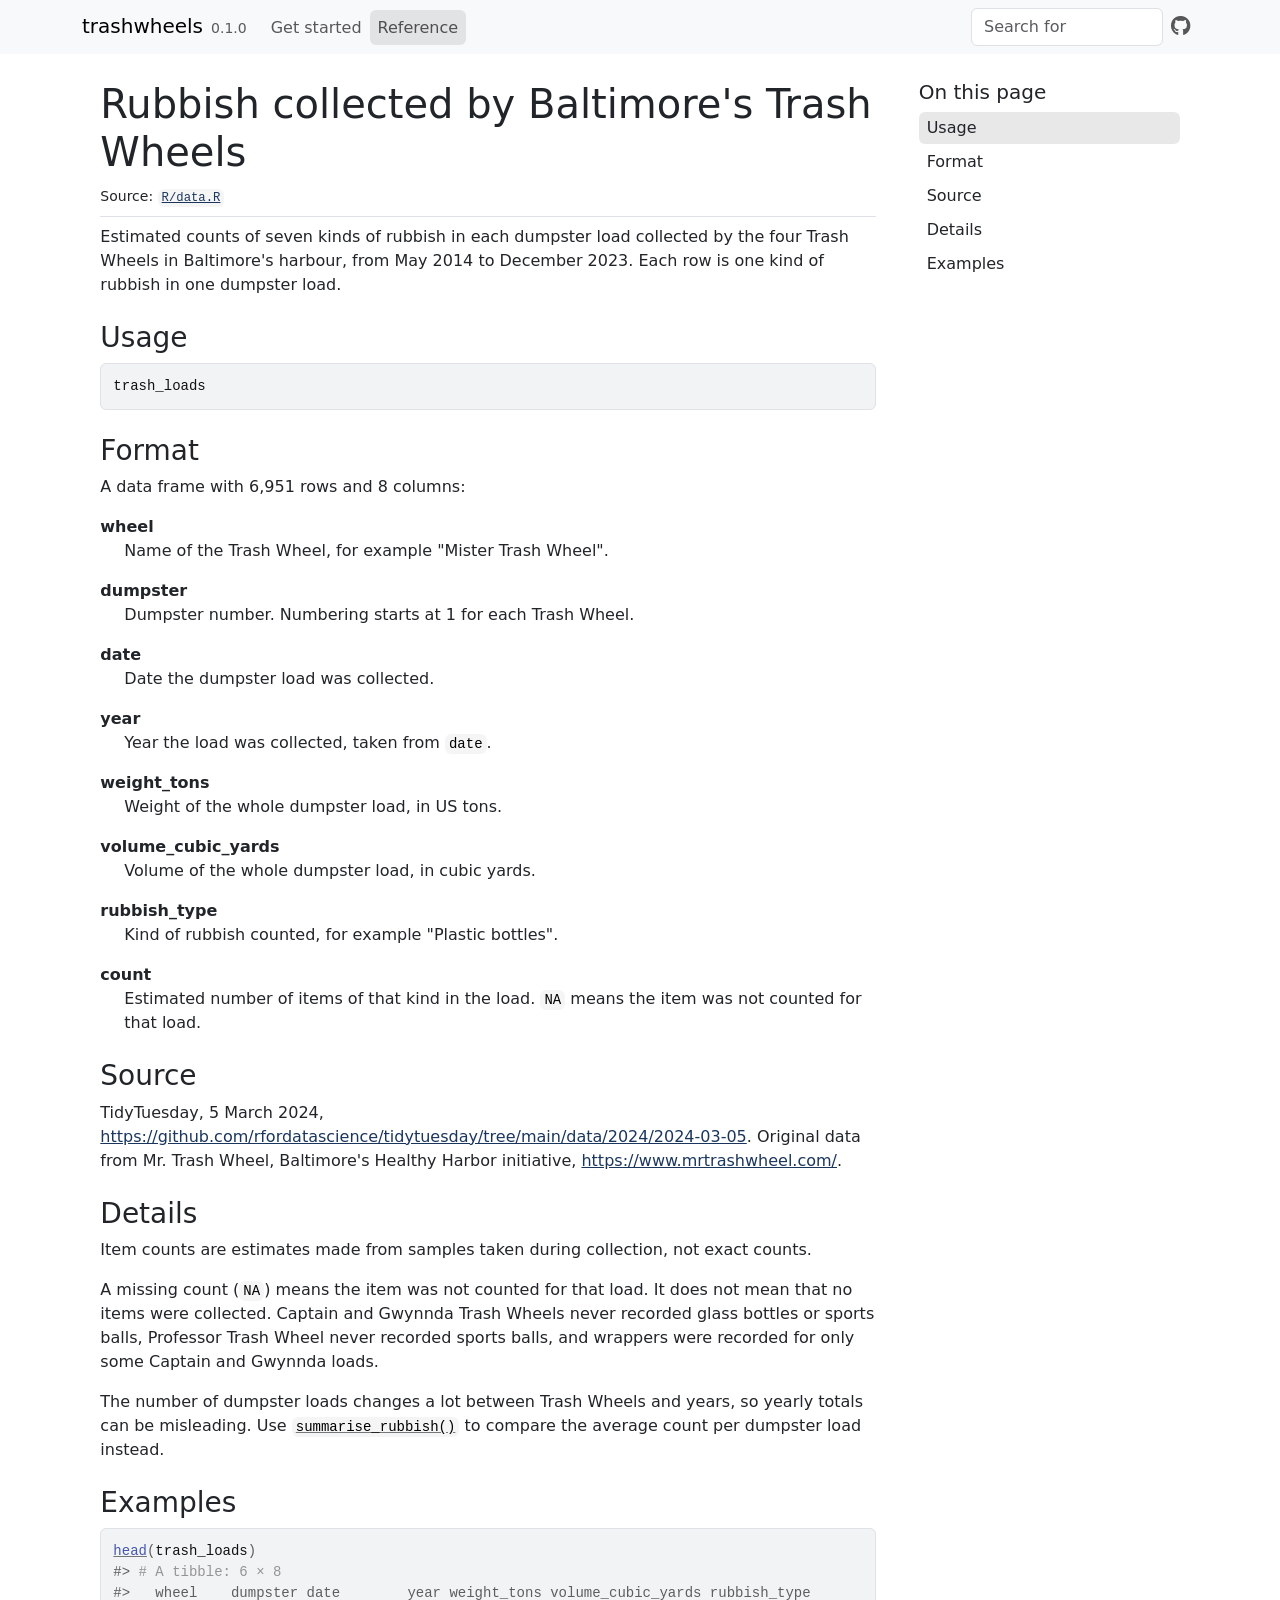
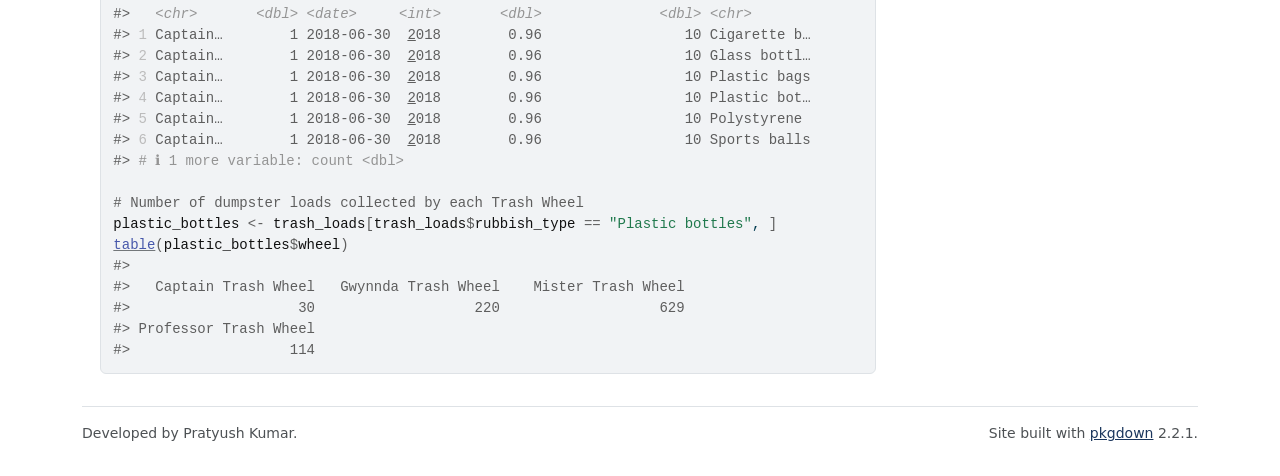
<file: docs/reference/trash_loads.html>
<!DOCTYPE html>
<!-- Generated by pkgdown: do not edit by hand --><html lang="en"><head><meta http-equiv="Content-Type" content="text/html; charset=UTF-8"><meta charset="utf-8"><meta http-equiv="X-UA-Compatible" content="IE=edge"><meta name="viewport" content="width=device-width, initial-scale=1, shrink-to-fit=no"><title>Rubbish collected by Baltimore's Trash Wheels — trash_loads • trashwheels</title><script src="../deps/jquery-3.6.0/jquery-3.6.0.min.js"></script><meta name="viewport" content="width=device-width, initial-scale=1, shrink-to-fit=no"><link href="../deps/bootstrap-5.3.8/bootstrap.min.css" rel="stylesheet"><script src="../deps/bootstrap-5.3.8/bootstrap.bundle.min.js"></script><link href="../deps/font-awesome-6.5.2/css/all.min.css" rel="stylesheet"><link href="../deps/font-awesome-6.5.2/css/v4-shims.min.css" rel="stylesheet"><script src="../deps/headroom-0.11.0/headroom.min.js"></script><script src="../deps/headroom-0.11.0/jQuery.headroom.min.js"></script><script src="../deps/bootstrap-toc-1.0.1/bootstrap-toc.min.js"></script><script src="../deps/clipboard.js-2.0.11/clipboard.min.js"></script><script src="../deps/search-1.0.0/autocomplete.jquery.min.js"></script><script src="../deps/search-1.0.0/fuse.min.js"></script><script src="../deps/search-1.0.0/mark.min.js"></script><!-- pkgdown --><script src="../pkgdown.js"></script><meta property="og:title" content="Rubbish collected by Baltimore's Trash Wheels — trash_loads"><meta name="description" content="Estimated counts of seven kinds of rubbish in each dumpster load
collected by the four Trash Wheels in Baltimore's harbour, from May 2014
to December 2023. Each row is one kind of rubbish in one dumpster load."><meta property="og:description" content="Estimated counts of seven kinds of rubbish in each dumpster load
collected by the four Trash Wheels in Baltimore's harbour, from May 2014
to December 2023. Each row is one kind of rubbish in one dumpster load."></head><body>
    <a href="#main" class="visually-hidden-focusable">Skip to contents</a>


    <nav class="navbar navbar-expand-lg fixed-top bg-light" data-bs-theme="light" aria-label="Site navigation"><div class="container">

    <a class="navbar-brand me-2" href="../index.html">trashwheels</a>

    <small class="nav-text text-muted me-auto" data-bs-toggle="tooltip" data-bs-placement="bottom" title="">0.1.0</small>


    <button class="navbar-toggler" type="button" data-bs-toggle="collapse" data-bs-target="#navbar" aria-controls="navbar" aria-expanded="false" aria-label="Toggle navigation">
      <span class="navbar-toggler-icon"></span>
    </button>

    <div id="navbar" class="collapse navbar-collapse ms-3">
      <ul class="navbar-nav me-auto"><li class="nav-item"><a class="nav-link" href="../articles/trashwheels.html">Get started</a></li>
<li class="active nav-item"><a class="nav-link" href="../reference/index.html">Reference</a></li>
      </ul><ul class="navbar-nav"><li class="nav-item"><form class="form-inline" role="search">
 <input class="form-control" type="search" name="search-input" id="search-input" autocomplete="off" aria-label="Search site" placeholder="Search for" data-search-index="../search.json"></form></li>
<li class="nav-item"><a class="external-link nav-link" href="https://github.com/ETC5523-2026/etc5523-assignment-4-prat0012-ai/" aria-label="GitHub"><span class="fa fab fa-github fa-lg"></span></a></li>
      </ul></div>


  </div>
</nav><div class="container template-reference-topic">
<div class="row">
  <main id="main" class="col-md-9"><div class="page-header">

      <h1>Rubbish collected by Baltimore's Trash Wheels</h1>
      <small class="dont-index">Source: <a href="https://github.com/ETC5523-2026/etc5523-assignment-4-prat0012-ai/blob/HEAD/R/data.R" class="external-link"><code>R/data.R</code></a></small>
      <div class="d-none name"><code>trash_loads.Rd</code></div>
    </div>

    <div class="ref-description section level2">
    <p>Estimated counts of seven kinds of rubbish in each dumpster load
collected by the four Trash Wheels in Baltimore's harbour, from May 2014
to December 2023. Each row is one kind of rubbish in one dumpster load.</p>
    </div>

    <div class="section level2">
    <h2 id="ref-usage">Usage<a class="anchor" aria-label="anchor" href="#ref-usage"></a></h2>
    <div class="sourceCode"><pre class="sourceCode r"><code><span><span class="va">trash_loads</span></span></code></pre></div>
    </div>

    <div class="section level2">
    <h2 id="format">Format<a class="anchor" aria-label="anchor" href="#format"></a></h2>
    <p>A data frame with 6,951 rows and 8 columns:</p><dl><dt>wheel</dt>
<dd><p>Name of the Trash Wheel, for example "Mister Trash Wheel".</p></dd>

<dt>dumpster</dt>
<dd><p>Dumpster number. Numbering starts at 1 for each
Trash Wheel.</p></dd>

<dt>date</dt>
<dd><p>Date the dumpster load was collected.</p></dd>

<dt>year</dt>
<dd><p>Year the load was collected, taken from <code>date</code>.</p></dd>

<dt>weight_tons</dt>
<dd><p>Weight of the whole dumpster load, in US tons.</p></dd>

<dt>volume_cubic_yards</dt>
<dd><p>Volume of the whole dumpster load, in cubic
yards.</p></dd>

<dt>rubbish_type</dt>
<dd><p>Kind of rubbish counted, for example
"Plastic bottles".</p></dd>

<dt>count</dt>
<dd><p>Estimated number of items of that kind in the load.
<code>NA</code> means the item was not counted for that load.</p></dd>


</dl></div>
    <div class="section level2">
    <h2 id="source">Source<a class="anchor" aria-label="anchor" href="#source"></a></h2>
    <p>TidyTuesday, 5 March 2024,
<a href="https://github.com/rfordatascience/tidytuesday/tree/main/data/2024/2024-03-05" class="external-link">https://github.com/rfordatascience/tidytuesday/tree/main/data/2024/2024-03-05</a>.
Original data from Mr. Trash Wheel, Baltimore's Healthy Harbor
initiative, <a href="https://www.mrtrashwheel.com/" class="external-link">https://www.mrtrashwheel.com/</a>.</p>
    </div>
    <div class="section level2">
    <h2 id="details">Details<a class="anchor" aria-label="anchor" href="#details"></a></h2>
    <p>Item counts are estimates made from samples taken during collection,
not exact counts.</p>
<p>A missing count (<code>NA</code>) means the item was not counted for that load. It
does not mean that no items were collected. Captain and Gwynnda Trash
Wheels never recorded glass bottles or sports balls, Professor Trash Wheel
never recorded sports balls, and wrappers were recorded for only some
Captain and Gwynnda loads.</p>
<p>The number of dumpster loads changes a lot between Trash Wheels and years,
so yearly totals can be misleading. Use <code><a href="summarise_rubbish.html">summarise_rubbish()</a></code> to compare
the average count per dumpster load instead.</p>
    </div>

    <div class="section level2">
    <h2 id="ref-examples">Examples<a class="anchor" aria-label="anchor" href="#ref-examples"></a></h2>
    <div class="sourceCode"><pre class="sourceCode r"><code><span class="r-in"><span><span class="fu"><a href="https://rdrr.io/r/utils/head.html" class="external-link">head</a></span><span class="op">(</span><span class="va">trash_loads</span><span class="op">)</span></span></span>
<span class="r-out co"><span class="r-pr">#&gt;</span> <span style="color: #949494;"># A tibble: 6 × 8</span></span>
<span class="r-out co"><span class="r-pr">#&gt;</span>   wheel    dumpster date        year weight_tons volume_cubic_yards rubbish_type</span>
<span class="r-out co"><span class="r-pr">#&gt;</span>   <span style="color: #949494; font-style: italic;">&lt;chr&gt;</span>       <span style="color: #949494; font-style: italic;">&lt;dbl&gt;</span> <span style="color: #949494; font-style: italic;">&lt;date&gt;</span>     <span style="color: #949494; font-style: italic;">&lt;int&gt;</span>       <span style="color: #949494; font-style: italic;">&lt;dbl&gt;</span>              <span style="color: #949494; font-style: italic;">&lt;dbl&gt;</span> <span style="color: #949494; font-style: italic;">&lt;chr&gt;</span>       </span>
<span class="r-out co"><span class="r-pr">#&gt;</span> <span style="color: #BCBCBC;">1</span> Captain…        1 2018-06-30  <span style="text-decoration: underline;">2</span>018        0.96                 10 Cigarette b…</span>
<span class="r-out co"><span class="r-pr">#&gt;</span> <span style="color: #BCBCBC;">2</span> Captain…        1 2018-06-30  <span style="text-decoration: underline;">2</span>018        0.96                 10 Glass bottl…</span>
<span class="r-out co"><span class="r-pr">#&gt;</span> <span style="color: #BCBCBC;">3</span> Captain…        1 2018-06-30  <span style="text-decoration: underline;">2</span>018        0.96                 10 Plastic bags</span>
<span class="r-out co"><span class="r-pr">#&gt;</span> <span style="color: #BCBCBC;">4</span> Captain…        1 2018-06-30  <span style="text-decoration: underline;">2</span>018        0.96                 10 Plastic bot…</span>
<span class="r-out co"><span class="r-pr">#&gt;</span> <span style="color: #BCBCBC;">5</span> Captain…        1 2018-06-30  <span style="text-decoration: underline;">2</span>018        0.96                 10 Polystyrene </span>
<span class="r-out co"><span class="r-pr">#&gt;</span> <span style="color: #BCBCBC;">6</span> Captain…        1 2018-06-30  <span style="text-decoration: underline;">2</span>018        0.96                 10 Sports balls</span>
<span class="r-out co"><span class="r-pr">#&gt;</span> <span style="color: #949494;"># ℹ 1 more variable: count &lt;dbl&gt;</span></span>
<span class="r-in"><span></span></span>
<span class="r-in"><span><span class="co"># Number of dumpster loads collected by each Trash Wheel</span></span></span>
<span class="r-in"><span><span class="va">plastic_bottles</span> <span class="op">&lt;-</span> <span class="va">trash_loads</span><span class="op">[</span><span class="va">trash_loads</span><span class="op">$</span><span class="va">rubbish_type</span> <span class="op">==</span> <span class="st">"Plastic bottles"</span>, <span class="op">]</span></span></span>
<span class="r-in"><span><span class="fu"><a href="https://rdrr.io/r/base/table.html" class="external-link">table</a></span><span class="op">(</span><span class="va">plastic_bottles</span><span class="op">$</span><span class="va">wheel</span><span class="op">)</span></span></span>
<span class="r-out co"><span class="r-pr">#&gt;</span> </span>
<span class="r-out co"><span class="r-pr">#&gt;</span>   Captain Trash Wheel   Gwynnda Trash Wheel    Mister Trash Wheel </span>
<span class="r-out co"><span class="r-pr">#&gt;</span>                    30                   220                   629 </span>
<span class="r-out co"><span class="r-pr">#&gt;</span> Professor Trash Wheel </span>
<span class="r-out co"><span class="r-pr">#&gt;</span>                   114 </span>
</code></pre></div>
    </div>
  </main><aside class="col-md-3"><nav id="toc" aria-label="Table of contents"><h2>On this page</h2>
    </nav></aside></div>


    <footer><div class="pkgdown-footer-left">
  <p>Developed by Pratyush Kumar.</p>
</div>

<div class="pkgdown-footer-right">
  <p>Site built with <a href="https://pkgdown.r-lib.org/" class="external-link">pkgdown</a> 2.2.1.</p>
</div>

    </footer></div>





  </body></html>
</file>
<file: docs/deps/font-awesome-6.5.2/css/v4-shims.min.css>
/*!
 * Font Awesome Free 6.5.2 by @fontawesome - https://fontawesome.com
 * License - https://fontawesome.com/license/free (Icons: CC BY 4.0, Fonts: SIL OFL 1.1, Code: MIT License)
 * Copyright 2024 Fonticons, Inc.
 */
.fa.fa-glass:before{content:"\f000"}.fa.fa-envelope-o{font-family:"Font Awesome 6 Free";font-weight:400}.fa.fa-envelope-o:before{content:"\f0e0"}.fa.fa-star-o{font-family:"Font Awesome 6 Free";font-weight:400}.fa.fa-star-o:before{content:"\f005"}.fa.fa-close:before,.fa.fa-remove:before{content:"\f00d"}.fa.fa-gear:before{content:"\f013"}.fa.fa-trash-o{font-family:"Font Awesome 6 Free";font-weight:400}.fa.fa-trash-o:before{content:"\f2ed"}.fa.fa-home:before{content:"\f015"}.fa.fa-file-o{font-family:"Font Awesome 6 Free";font-weight:400}.fa.fa-file-o:before{content:"\f15b"}.fa.fa-clock-o{font-family:"Font Awesome 6 Free";font-weight:400}.fa.fa-clock-o:before{content:"\f017"}.fa.fa-arrow-circle-o-down{font-family:"Font Awesome 6 Free";font-weight:400}.fa.fa-arrow-circle-o-down:before{content:"\f358"}.fa.fa-arrow-circle-o-up{font-family:"Font Awesome 6 Free";font-weight:400}.fa.fa-arrow-circle-o-up:before{content:"\f35b"}.fa.fa-play-circle-o{font-family:"Font Awesome 6 Free";font-weight:400}.fa.fa-play-circle-o:before{content:"\f144"}.fa.fa-repeat:before,.fa.fa-rotate-right:before{content:"\f01e"}.fa.fa-refresh:before{content:"\f021"}.fa.fa-list-alt{font-family:"Font Awesome 6 Free";font-weight:400}.fa.fa-list-alt:before{content:"\f022"}.fa.fa-dedent:before{content:"\f03b"}.fa.fa-video-camera:before{content:"\f03d"}.fa.fa-picture-o{font-family:"Font Awesome 6 Free";font-weight:400}.fa.fa-picture-o:before{content:"\f03e"}.fa.fa-photo{font-family:"Font Awesome 6 Free";font-weight:400}.fa.fa-photo:before{content:"\f03e"}.fa.fa-image{font-family:"Font Awesome 6 Free";font-weight:400}.fa.fa-image:before{content:"\f03e"}.fa.fa-map-marker:before{content:"\f3c5"}.fa.fa-pencil-square-o{font-family:"Font Awesome 6 Free";font-weight:400}.fa.fa-pencil-square-o:before{content:"\f044"}.fa.fa-edit{font-family:"Font Awesome 6 Free";font-weight:400}.fa.fa-edit:before{content:"\f044"}.fa.fa-share-square-o:before{content:"\f14d"}.fa.fa-check-square-o{font-family:"Font Awesome 6 Free";font-weight:400}.fa.fa-check-square-o:before{content:"\f14a"}.fa.fa-arrows:before{content:"\f0b2"}.fa.fa-times-circle-o{font-family:"Font Awesome 6 Free";font-weight:400}.fa.fa-times-circle-o:before{content:"\f057"}.fa.fa-check-circle-o{font-family:"Font Awesome 6 Free";font-weight:400}.fa.fa-check-circle-o:before{content:"\f058"}.fa.fa-mail-forward:before{content:"\f064"}.fa.fa-expand:before{content:"\f424"}.fa.fa-compress:before{content:"\f422"}.fa.fa-eye,.fa.fa-eye-slash{font-family:"Font Awesome 6 Free";font-weight:400}.fa.fa-warning:before{content:"\f071"}.fa.fa-calendar:before{content:"\f073"}.fa.fa-arrows-v:before{content:"\f338"}.fa.fa-arrows-h:before{content:"\f337"}.fa.fa-bar-chart-o:before,.fa.fa-bar-chart:before{content:"\e0e3"}.fa.fa-twitter-square{font-family:"Font Awesome 6 Brands";font-weight:400}.fa.fa-twitter-square:before{content:"\f081"}.fa.fa-facebook-square{font-family:"Font Awesome 6 Brands";font-weight:400}.fa.fa-facebook-square:before{content:"\f082"}.fa.fa-gears:before{content:"\f085"}.fa.fa-thumbs-o-up{font-family:"Font Awesome 6 Free";font-weight:400}.fa.fa-thumbs-o-up:before{content:"\f164"}.fa.fa-thumbs-o-down{font-family:"Font Awesome 6 Free";font-weight:400}.fa.fa-thumbs-o-down:before{content:"\f165"}.fa.fa-heart-o{font-family:"Font Awesome 6 Free";font-weight:400}.fa.fa-heart-o:before{content:"\f004"}.fa.fa-sign-out:before{content:"\f2f5"}.fa.fa-linkedin-square{font-family:"Font Awesome 6 Brands";font-weight:400}.fa.fa-linkedin-square:before{content:"\f08c"}.fa.fa-thumb-tack:before{content:"\f08d"}.fa.fa-external-link:before{content:"\f35d"}.fa.fa-sign-in:before{content:"\f2f6"}.fa.fa-github-square{font-family:"Font Awesome 6 Brands";font-weight:400}.fa.fa-github-square:before{content:"\f092"}.fa.fa-lemon-o{font-family:"Font Awesome 6 Free";font-weight:400}.fa.fa-lemon-o:before{content:"\f094"}.fa.fa-square-o{font-family:"Font Awesome 6 Free";font-weight:400}.fa.fa-square-o:before{content:"\f0c8"}.fa.fa-bookmark-o{font-family:"Font Awesome 6 Free";font-weight:400}.fa.fa-bookmark-o:before{content:"\f02e"}.fa.fa-facebook,.fa.fa-twitter{font-family:"Font Awesome 6 Brands";font-weight:400}.fa.fa-facebook:before{content:"\f39e"}.fa.fa-facebook-f{font-family:"Font Awesome 6 Brands";font-weight:400}.fa.fa-facebook-f:before{content:"\f39e"}.fa.fa-github{font-family:"Font Awesome 6 Brands";font-weight:400}.fa.fa-credit-card{font-family:"Font Awesome 6 Free";font-weight:400}.fa.fa-feed:before{content:"\f09e"}.fa.fa-hdd-o{font-family:"Font Awesome 6 Free";font-weight:400}.fa.fa-hdd-o:before{content:"\f0a0"}.fa.fa-hand-o-right{font-family:"Font Awesome 6 Free";font-weight:400}.fa.fa-hand-o-right:before{content:"\f0a4"}.fa.fa-hand-o-left{font-family:"Font Awesome 6 Free";font-weight:400}.fa.fa-hand-o-left:before{content:"\f0a5"}.fa.fa-hand-o-up{font-family:"Font Awesome 6 Free";font-weight:400}.fa.fa-hand-o-up:before{content:"\f0a6"}.fa.fa-hand-o-down{font-family:"Font Awesome 6 Free";font-weight:400}.fa.fa-hand-o-down:before{content:"\f0a7"}.fa.fa-globe:before{content:"\f57d"}.fa.fa-tasks:before{content:"\f828"}.fa.fa-arrows-alt:before{content:"\f31e"}.fa.fa-group:before{content:"\f0c0"}.fa.fa-chain:before{content:"\f0c1"}.fa.fa-cut:before{content:"\f0c4"}.fa.fa-files-o{font-family:"Font Awesome 6 Free";font-weight:400}.fa.fa-files-o:before{content:"\f0c5"}.fa.fa-floppy-o{font-family:"Font Awesome 6 Free";font-weight:400}.fa.fa-floppy-o:before{content:"\f0c7"}.fa.fa-save{font-family:"Font Awesome 6 Free";font-weight:400}.fa.fa-save:before{content:"\f0c7"}.fa.fa-navicon:before,.fa.fa-reorder:before{content:"\f0c9"}.fa.fa-magic:before{content:"\e2ca"}.fa.fa-pinterest,.fa.fa-pinterest-square{font-family:"Font Awesome 6 Brands";font-weight:400}.fa.fa-pinterest-square:before{content:"\f0d3"}.fa.fa-google-plus-square{font-family:"Font Awesome 6 Brands";font-weight:400}.fa.fa-google-plus-square:before{content:"\f0d4"}.fa.fa-google-plus{font-family:"Font Awesome 6 Brands";font-weight:400}.fa.fa-google-plus:before{content:"\f0d5"}.fa.fa-money:before{content:"\f3d1"}.fa.fa-unsorted:before{content:"\f0dc"}.fa.fa-sort-desc:before{content:"\f0dd"}.fa.fa-sort-asc:before{content:"\f0de"}.fa.fa-linkedin{font-family:"Font Awesome 6 Brands";font-weight:400}.fa.fa-linkedin:before{content:"\f0e1"}.fa.fa-rotate-left:before{content:"\f0e2"}.fa.fa-legal:before{content:"\f0e3"}.fa.fa-dashboard:before,.fa.fa-tachometer:before{content:"\f625"}.fa.fa-comment-o{font-family:"Font Awesome 6 Free";font-weight:400}.fa.fa-comment-o:before{content:"\f075"}.fa.fa-comments-o{font-family:"Font Awesome 6 Free";font-weight:400}.fa.fa-comments-o:before{content:"\f086"}.fa.fa-flash:before{content:"\f0e7"}.fa.fa-clipboard:before{content:"\f0ea"}.fa.fa-lightbulb-o{font-family:"Font Awesome 6 Free";font-weight:400}.fa.fa-lightbulb-o:before{content:"\f0eb"}.fa.fa-exchange:before{content:"\f362"}.fa.fa-cloud-download:before{content:"\f0ed"}.fa.fa-cloud-upload:before{content:"\f0ee"}.fa.fa-bell-o{font-family:"Font Awesome 6 Free";font-weight:400}.fa.fa-bell-o:before{content:"\f0f3"}.fa.fa-cutlery:before{content:"\f2e7"}.fa.fa-file-text-o{font-family:"Font Awesome 6 Free";font-weight:400}.fa.fa-file-text-o:before{content:"\f15c"}.fa.fa-building-o{font-family:"Font Awesome 6 Free";font-weight:400}.fa.fa-building-o:before{content:"\f1ad"}.fa.fa-hospital-o{font-family:"Font Awesome 6 Free";font-weight:400}.fa.fa-hospital-o:before{content:"\f0f8"}.fa.fa-tablet:before{content:"\f3fa"}.fa.fa-mobile-phone:before,.fa.fa-mobile:before{content:"\f3cd"}.fa.fa-circle-o{font-family:"Font Awesome 6 Free";font-weight:400}.fa.fa-circle-o:before{content:"\f111"}.fa.fa-mail-reply:before{content:"\f3e5"}.fa.fa-github-alt{font-family:"Font Awesome 6 Brands";font-weight:400}.fa.fa-folder-o{font-family:"Font Awesome 6 Free";font-weight:400}.fa.fa-folder-o:before{content:"\f07b"}.fa.fa-folder-open-o{font-family:"Font Awesome 6 Free";font-weight:400}.fa.fa-folder-open-o:before{content:"\f07c"}.fa.fa-smile-o{font-family:"Font Awesome 6 Free";font-weight:400}.fa.fa-smile-o:before{content:"\f118"}.fa.fa-frown-o{font-family:"Font Awesome 6 Free";font-weight:400}.fa.fa-frown-o:before{content:"\f119"}.fa.fa-meh-o{font-family:"Font Awesome 6 Free";font-weight:400}.fa.fa-meh-o:before{content:"\f11a"}.fa.fa-keyboard-o{font-family:"Font Awesome 6 Free";font-weight:400}.fa.fa-keyboard-o:before{content:"\f11c"}.fa.fa-flag-o{font-family:"Font Awesome 6 Free";font-weight:400}.fa.fa-flag-o:before{content:"\f024"}.fa.fa-mail-reply-all:before{content:"\f122"}.fa.fa-star-half-o{font-family:"Font Awesome 6 Free";font-weight:400}.fa.fa-star-half-o:before{content:"\f5c0"}.fa.fa-star-half-empty{font-family:"Font Awesome 6 Free";font-weight:400}.fa.fa-star-half-empty:before{content:"\f5c0"}.fa.fa-star-half-full{font-family:"Font Awesome 6 Free";font-weight:400}.fa.fa-star-half-full:before{content:"\f5c0"}.fa.fa-code-fork:before{content:"\f126"}.fa.fa-chain-broken:before,.fa.fa-unlink:before{content:"\f127"}.fa.fa-calendar-o{font-family:"Font Awesome 6 Free";font-weight:400}.fa.fa-calendar-o:before{content:"\f133"}.fa.fa-css3,.fa.fa-html5,.fa.fa-maxcdn{font-family:"Font Awesome 6 Brands";font-weight:400}.fa.fa-unlock-alt:before{content:"\f09c"}.fa.fa-minus-square-o{font-family:"Font Awesome 6 Free";font-weight:400}.fa.fa-minus-square-o:before{content:"\f146"}.fa.fa-level-up:before{content:"\f3bf"}.fa.fa-level-down:before{content:"\f3be"}.fa.fa-pencil-square:before{content:"\f14b"}.fa.fa-external-link-square:before{content:"\f360"}.fa.fa-compass{font-family:"Font Awesome 6 Free";font-weight:400}.fa.fa-caret-square-o-down{font-family:"Font Awesome 6 Free";font-weight:400}.fa.fa-caret-square-o-down:before{content:"\f150"}.fa.fa-toggle-down{font-family:"Font Awesome 6 Free";font-weight:400}.fa.fa-toggle-down:before{content:"\f150"}.fa.fa-caret-square-o-up{font-family:"Font Awesome 6 Free";font-weight:400}.fa.fa-caret-square-o-up:before{content:"\f151"}.fa.fa-toggle-up{font-family:"Font Awesome 6 Free";font-weight:400}.fa.fa-toggle-up:before{content:"\f151"}.fa.fa-caret-square-o-right{font-family:"Font Awesome 6 Free";font-weight:400}.fa.fa-caret-square-o-right:before{content:"\f152"}.fa.fa-toggle-right{font-family:"Font Awesome 6 Free";font-weight:400}.fa.fa-toggle-right:before{content:"\f152"}.fa.fa-eur:before,.fa.fa-euro:before{content:"\f153"}.fa.fa-gbp:before{content:"\f154"}.fa.fa-dollar:before,.fa.fa-usd:before{content:"\24"}.fa.fa-inr:before,.fa.fa-rupee:before{content:"\e1bc"}.fa.fa-cny:before,.fa.fa-jpy:before,.fa.fa-rmb:before,.fa.fa-yen:before{content:"\f157"}.fa.fa-rouble:before,.fa.fa-rub:before,.fa.fa-ruble:before{content:"\f158"}.fa.fa-krw:before,.fa.fa-won:before{content:"\f159"}.fa.fa-bitcoin,.fa.fa-btc{font-family:"Font Awesome 6 Brands";font-weight:400}.fa.fa-bitcoin:before{content:"\f15a"}.fa.fa-file-text:before{content:"\f15c"}.fa.fa-sort-alpha-asc:before{content:"\f15d"}.fa.fa-sort-alpha-desc:before{content:"\f881"}.fa.fa-sort-amount-asc:before{content:"\f884"}.fa.fa-sort-amount-desc:before{content:"\f160"}.fa.fa-sort-numeric-asc:before{content:"\f162"}.fa.fa-sort-numeric-desc:before{content:"\f886"}.fa.fa-youtube-square{font-family:"Font Awesome 6 Brands";font-weight:400}.fa.fa-youtube-square:before{content:"\f431"}.fa.fa-xing,.fa.fa-xing-square,.fa.fa-youtube{font-family:"Font Awesome 6 Brands";font-weight:400}.fa.fa-xing-square:before{content:"\f169"}.fa.fa-youtube-play{font-family:"Font Awesome 6 Brands";font-weight:400}.fa.fa-youtube-play:before{content:"\f167"}.fa.fa-adn,.fa.fa-bitbucket,.fa.fa-bitbucket-square,.fa.fa-dropbox,.fa.fa-flickr,.fa.fa-instagram,.fa.fa-stack-overflow{font-family:"Font Awesome 6 Brands";font-weight:400}.fa.fa-bitbucket-square:before{content:"\f171"}.fa.fa-tumblr,.fa.fa-tumblr-square{font-family:"Font Awesome 6 Brands";font-weight:400}.fa.fa-tumblr-square:before{content:"\f174"}.fa.fa-long-arrow-down:before{content:"\f309"}.fa.fa-long-arrow-up:before{content:"\f30c"}.fa.fa-long-arrow-left:before{content:"\f30a"}.fa.fa-long-arrow-right:before{content:"\f30b"}.fa.fa-android,.fa.fa-apple,.fa.fa-dribbble,.fa.fa-foursquare,.fa.fa-gittip,.fa.fa-gratipay,.fa.fa-linux,.fa.fa-skype,.fa.fa-trello,.fa.fa-windows{font-family:"Font Awesome 6 Brands";font-weight:400}.fa.fa-gittip:before{content:"\f184"}.fa.fa-sun-o{font-family:"Font Awesome 6 Free";font-weight:400}.fa.fa-sun-o:before{content:"\f185"}.fa.fa-moon-o{font-family:"Font Awesome 6 Free";font-weight:400}.fa.fa-moon-o:before{content:"\f186"}.fa.fa-pagelines,.fa.fa-renren,.fa.fa-stack-exchange,.fa.fa-vk,.fa.fa-weibo{font-family:"Font Awesome 6 Brands";font-weight:400}.fa.fa-arrow-circle-o-right{font-family:"Font Awesome 6 Free";font-weight:400}.fa.fa-arrow-circle-o-right:before{content:"\f35a"}.fa.fa-arrow-circle-o-left{font-family:"Font Awesome 6 Free";font-weight:400}.fa.fa-arrow-circle-o-left:before{content:"\f359"}.fa.fa-caret-square-o-left{font-family:"Font Awesome 6 Free";font-weight:400}.fa.fa-caret-square-o-left:before{content:"\f191"}.fa.fa-toggle-left{font-family:"Font Awesome 6 Free";font-weight:400}.fa.fa-toggle-left:before{content:"\f191"}.fa.fa-dot-circle-o{font-family:"Font Awesome 6 Free";font-weight:400}.fa.fa-dot-circle-o:before{content:"\f192"}.fa.fa-vimeo-square{font-family:"Font Awesome 6 Brands";font-weight:400}.fa.fa-vimeo-square:before{content:"\f194"}.fa.fa-try:before,.fa.fa-turkish-lira:before{content:"\e2bb"}.fa.fa-plus-square-o{font-family:"Font Awesome 6 Free";font-weight:400}.fa.fa-plus-square-o:before{content:"\f0fe"}.fa.fa-openid,.fa.fa-slack,.fa.fa-wordpress{font-family:"Font Awesome 6 Brands";font-weight:400}.fa.fa-bank:before,.fa.fa-institution:before{content:"\f19c"}.fa.fa-mortar-board:before{content:"\f19d"}.fa.fa-google,.fa.fa-reddit,.fa.fa-reddit-square,.fa.fa-yahoo{font-family:"Font Awesome 6 Brands";font-weight:400}.fa.fa-reddit-square:before{content:"\f1a2"}.fa.fa-behance,.fa.fa-behance-square,.fa.fa-delicious,.fa.fa-digg,.fa.fa-drupal,.fa.fa-joomla,.fa.fa-pied-piper-alt,.fa.fa-pied-piper-pp,.fa.fa-stumbleupon,.fa.fa-stumbleupon-circle{font-family:"Font Awesome 6 Brands";font-weight:400}.fa.fa-behance-square:before{content:"\f1b5"}.fa.fa-steam,.fa.fa-steam-square{font-family:"Font Awesome 6 Brands";font-weight:400}.fa.fa-steam-square:before{content:"\f1b7"}.fa.fa-automobile:before{content:"\f1b9"}.fa.fa-cab:before{content:"\f1ba"}.fa.fa-deviantart,.fa.fa-soundcloud,.fa.fa-spotify{font-family:"Font Awesome 6 Brands";font-weight:400}.fa.fa-file-pdf-o{font-family:"Font Awesome 6 Free";font-weight:400}.fa.fa-file-pdf-o:before{content:"\f1c1"}.fa.fa-file-word-o{font-family:"Font Awesome 6 Free";font-weight:400}.fa.fa-file-word-o:before{content:"\f1c2"}.fa.fa-file-excel-o{font-family:"Font Awesome 6 Free";font-weight:400}.fa.fa-file-excel-o:before{content:"\f1c3"}.fa.fa-file-powerpoint-o{font-family:"Font Awesome 6 Free";font-weight:400}.fa.fa-file-powerpoint-o:before{content:"\f1c4"}.fa.fa-file-image-o{font-family:"Font Awesome 6 Free";font-weight:400}.fa.fa-file-image-o:before{content:"\f1c5"}.fa.fa-file-photo-o{font-family:"Font Awesome 6 Free";font-weight:400}.fa.fa-file-photo-o:before{content:"\f1c5"}.fa.fa-file-picture-o{font-family:"Font Awesome 6 Free";font-weight:400}.fa.fa-file-picture-o:before{content:"\f1c5"}.fa.fa-file-archive-o{font-family:"Font Awesome 6 Free";font-weight:400}.fa.fa-file-archive-o:before{content:"\f1c6"}.fa.fa-file-zip-o{font-family:"Font Awesome 6 Free";font-weight:400}.fa.fa-file-zip-o:before{content:"\f1c6"}.fa.fa-file-audio-o{font-family:"Font Awesome 6 Free";font-weight:400}.fa.fa-file-audio-o:before{content:"\f1c7"}.fa.fa-file-sound-o{font-family:"Font Awesome 6 Free";font-weight:400}.fa.fa-file-sound-o:before{content:"\f1c7"}.fa.fa-file-video-o{font-family:"Font Awesome 6 Free";font-weight:400}.fa.fa-file-video-o:before{content:"\f1c8"}.fa.fa-file-movie-o{font-family:"Font Awesome 6 Free";font-weight:400}.fa.fa-file-movie-o:before{content:"\f1c8"}.fa.fa-file-code-o{font-family:"Font Awesome 6 Free";font-weight:400}.fa.fa-file-code-o:before{content:"\f1c9"}.fa.fa-codepen,.fa.fa-jsfiddle,.fa.fa-vine{font-family:"Font Awesome 6 Brands";font-weight:400}.fa.fa-life-bouy:before,.fa.fa-life-buoy:before,.fa.fa-life-saver:before,.fa.fa-support:before{content:"\f1cd"}.fa.fa-circle-o-notch:before{content:"\f1ce"}.fa.fa-ra,.fa.fa-rebel{font-family:"Font Awesome 6 Brands";font-weight:400}.fa.fa-ra:before{content:"\f1d0"}.fa.fa-resistance{font-family:"Font Awesome 6 Brands";font-weight:400}.fa.fa-resistance:before{content:"\f1d0"}.fa.fa-empire,.fa.fa-ge{font-family:"Font Awesome 6 Brands";font-weight:400}.fa.fa-ge:before{content:"\f1d1"}.fa.fa-git-square{font-family:"Font Awesome 6 Brands";font-weight:400}.fa.fa-git-square:before{content:"\f1d2"}.fa.fa-git,.fa.fa-hacker-news,.fa.fa-y-combinator-square{font-family:"Font Awesome 6 Brands";font-weight:400}.fa.fa-y-combinator-square:before{content:"\f1d4"}.fa.fa-yc-square{font-family:"Font Awesome 6 Brands";font-weight:400}.fa.fa-yc-square:before{content:"\f1d4"}.fa.fa-qq,.fa.fa-tencent-weibo,.fa.fa-wechat,.fa.fa-weixin{font-family:"Font Awesome 6 Brands";font-weight:400}.fa.fa-wechat:before{content:"\f1d7"}.fa.fa-send:before{content:"\f1d8"}.fa.fa-paper-plane-o{font-family:"Font Awesome 6 Free";font-weight:400}.fa.fa-paper-plane-o:before{content:"\f1d8"}.fa.fa-send-o{font-family:"Font Awesome 6 Free";font-weight:400}.fa.fa-send-o:before{content:"\f1d8"}.fa.fa-circle-thin{font-family:"Font Awesome 6 Free";font-weight:400}.fa.fa-circle-thin:before{content:"\f111"}.fa.fa-header:before{content:"\f1dc"}.fa.fa-futbol-o{font-family:"Font Awesome 6 Free";font-weight:400}.fa.fa-futbol-o:before{content:"\f1e3"}.fa.fa-soccer-ball-o{font-family:"Font Awesome 6 Free";font-weight:400}.fa.fa-soccer-ball-o:before{content:"\f1e3"}.fa.fa-slideshare,.fa.fa-twitch,.fa.fa-yelp{font-family:"Font Awesome 6 Brands";font-weight:400}.fa.fa-newspaper-o{font-family:"Font Awesome 6 Free";font-weight:400}.fa.fa-newspaper-o:before{content:"\f1ea"}.fa.fa-cc-amex,.fa.fa-cc-discover,.fa.fa-cc-mastercard,.fa.fa-cc-paypal,.fa.fa-cc-stripe,.fa.fa-cc-visa,.fa.fa-google-wallet,.fa.fa-paypal{font-family:"Font Awesome 6 Brands";font-weight:400}.fa.fa-bell-slash-o{font-family:"Font Awesome 6 Free";font-weight:400}.fa.fa-bell-slash-o:before{content:"\f1f6"}.fa.fa-trash:before{content:"\f2ed"}.fa.fa-copyright{font-family:"Font Awesome 6 Free";font-weight:400}.fa.fa-eyedropper:before{content:"\f1fb"}.fa.fa-area-chart:before{content:"\f1fe"}.fa.fa-pie-chart:before{content:"\f200"}.fa.fa-line-chart:before{content:"\f201"}.fa.fa-lastfm,.fa.fa-lastfm-square{font-family:"Font Awesome 6 Brands";font-weight:400}.fa.fa-lastfm-square:before{content:"\f203"}.fa.fa-angellist,.fa.fa-ioxhost{font-family:"Font Awesome 6 Brands";font-weight:400}.fa.fa-cc{font-family:"Font Awesome 6 Free";font-weight:400}.fa.fa-cc:before{content:"\f20a"}.fa.fa-ils:before,.fa.fa-shekel:before,.fa.fa-sheqel:before{content:"\f20b"}.fa.fa-buysellads,.fa.fa-connectdevelop,.fa.fa-dashcube,.fa.fa-forumbee,.fa.fa-leanpub,.fa.fa-sellsy,.fa.fa-shirtsinbulk,.fa.fa-simplybuilt,.fa.fa-skyatlas{font-family:"Font Awesome 6 Brands";font-weight:400}.fa.fa-diamond{font-family:"Font Awesome 6 Free";font-weight:400}.fa.fa-diamond:before{content:"\f3a5"}.fa.fa-intersex:before,.fa.fa-transgender:before{content:"\f224"}.fa.fa-transgender-alt:before{content:"\f225"}.fa.fa-facebook-official{font-family:"Font Awesome 6 Brands";font-weight:400}.fa.fa-facebook-official:before{content:"\f09a"}.fa.fa-pinterest-p,.fa.fa-whatsapp{font-family:"Font Awesome 6 Brands";font-weight:400}.fa.fa-hotel:before{content:"\f236"}.fa.fa-medium,.fa.fa-viacoin,.fa.fa-y-combinator,.fa.fa-yc{font-family:"Font Awesome 6 Brands";font-weight:400}.fa.fa-yc:before{content:"\f23b"}.fa.fa-expeditedssl,.fa.fa-opencart,.fa.fa-optin-monster{font-family:"Font Awesome 6 Brands";font-weight:400}.fa.fa-battery-4:before,.fa.fa-battery:before{content:"\f240"}.fa.fa-battery-3:before{content:"\f241"}.fa.fa-battery-2:before{content:"\f242"}.fa.fa-battery-1:before{content:"\f243"}.fa.fa-battery-0:before{content:"\f244"}.fa.fa-object-group,.fa.fa-object-ungroup,.fa.fa-sticky-note-o{font-family:"Font Awesome 6 Free";font-weight:400}.fa.fa-sticky-note-o:before{content:"\f249"}.fa.fa-cc-diners-club,.fa.fa-cc-jcb{font-family:"Font Awesome 6 Brands";font-weight:400}.fa.fa-clone{font-family:"Font Awesome 6 Free";font-weight:400}.fa.fa-hourglass-o:before{content:"\f254"}.fa.fa-hourglass-1:before{content:"\f251"}.fa.fa-hourglass-2:before{content:"\f252"}.fa.fa-hourglass-3:before{content:"\f253"}.fa.fa-hand-rock-o{font-family:"Font Awesome 6 Free";font-weight:400}.fa.fa-hand-rock-o:before{content:"\f255"}.fa.fa-hand-grab-o{font-family:"Font Awesome 6 Free";font-weight:400}.fa.fa-hand-grab-o:before{content:"\f255"}.fa.fa-hand-paper-o{font-family:"Font Awesome 6 Free";font-weight:400}.fa.fa-hand-paper-o:before{content:"\f256"}.fa.fa-hand-stop-o{font-family:"Font Awesome 6 Free";font-weight:400}.fa.fa-hand-stop-o:before{content:"\f256"}.fa.fa-hand-scissors-o{font-family:"Font Awesome 6 Free";font-weight:400}.fa.fa-hand-scissors-o:before{content:"\f257"}.fa.fa-hand-lizard-o{font-family:"Font Awesome 6 Free";font-weight:400}.fa.fa-hand-lizard-o:before{content:"\f258"}.fa.fa-hand-spock-o{font-family:"Font Awesome 6 Free";font-weight:400}.fa.fa-hand-spock-o:before{content:"\f259"}.fa.fa-hand-pointer-o{font-family:"Font Awesome 6 Free";font-weight:400}.fa.fa-hand-pointer-o:before{content:"\f25a"}.fa.fa-hand-peace-o{font-family:"Font Awesome 6 Free";font-weight:400}.fa.fa-hand-peace-o:before{content:"\f25b"}.fa.fa-registered{font-family:"Font Awesome 6 Free";font-weight:400}.fa.fa-creative-commons,.fa.fa-gg,.fa.fa-gg-circle,.fa.fa-odnoklassniki,.fa.fa-odnoklassniki-square{font-family:"Font Awesome 6 Brands";font-weight:400}.fa.fa-odnoklassniki-square:before{content:"\f264"}.fa.fa-chrome,.fa.fa-firefox,.fa.fa-get-pocket,.fa.fa-internet-explorer,.fa.fa-opera,.fa.fa-safari,.fa.fa-wikipedia-w{font-family:"Font Awesome 6 Brands";font-weight:400}.fa.fa-television:before{content:"\f26c"}.fa.fa-500px,.fa.fa-amazon,.fa.fa-contao{font-family:"Font Awesome 6 Brands";font-weight:400}.fa.fa-calendar-plus-o{font-family:"Font Awesome 6 Free";font-weight:400}.fa.fa-calendar-plus-o:before{content:"\f271"}.fa.fa-calendar-minus-o{font-family:"Font Awesome 6 Free";font-weight:400}.fa.fa-calendar-minus-o:before{content:"\f272"}.fa.fa-calendar-times-o{font-family:"Font Awesome 6 Free";font-weight:400}.fa.fa-calendar-times-o:before{content:"\f273"}.fa.fa-calendar-check-o{font-family:"Font Awesome 6 Free";font-weight:400}.fa.fa-calendar-check-o:before{content:"\f274"}.fa.fa-map-o{font-family:"Font Awesome 6 Free";font-weight:400}.fa.fa-map-o:before{content:"\f279"}.fa.fa-commenting:before{content:"\f4ad"}.fa.fa-commenting-o{font-family:"Font Awesome 6 Free";font-weight:400}.fa.fa-commenting-o:before{content:"\f4ad"}.fa.fa-houzz,.fa.fa-vimeo{font-family:"Font Awesome 6 Brands";font-weight:400}.fa.fa-vimeo:before{content:"\f27d"}.fa.fa-black-tie,.fa.fa-edge,.fa.fa-fonticons,.fa.fa-reddit-alien{font-family:"Font Awesome 6 Brands";font-weight:400}.fa.fa-credit-card-alt:before{content:"\f09d"}.fa.fa-codiepie,.fa.fa-fort-awesome,.fa.fa-mixcloud,.fa.fa-modx,.fa.fa-product-hunt,.fa.fa-scribd,.fa.fa-usb{font-family:"Font Awesome 6 Brands";font-weight:400}.fa.fa-pause-circle-o{font-family:"Font Awesome 6 Free";font-weight:400}.fa.fa-pause-circle-o:before{content:"\f28b"}.fa.fa-stop-circle-o{font-family:"Font Awesome 6 Free";font-weight:400}.fa.fa-stop-circle-o:before{content:"\f28d"}.fa.fa-bluetooth,.fa.fa-bluetooth-b,.fa.fa-envira,.fa.fa-gitlab,.fa.fa-wheelchair-alt,.fa.fa-wpbeginner,.fa.fa-wpforms{font-family:"Font Awesome 6 Brands";font-weight:400}.fa.fa-wheelchair-alt:before{content:"\f368"}.fa.fa-question-circle-o{font-family:"Font Awesome 6 Free";font-weight:400}.fa.fa-question-circle-o:before{content:"\f059"}.fa.fa-volume-control-phone:before{content:"\f2a0"}.fa.fa-asl-interpreting:before{content:"\f2a3"}.fa.fa-deafness:before,.fa.fa-hard-of-hearing:before{content:"\f2a4"}.fa.fa-glide,.fa.fa-glide-g{font-family:"Font Awesome 6 Brands";font-weight:400}.fa.fa-signing:before{content:"\f2a7"}.fa.fa-viadeo,.fa.fa-viadeo-square{font-family:"Font Awesome 6 Brands";font-weight:400}.fa.fa-viadeo-square:before{content:"\f2aa"}.fa.fa-snapchat,.fa.fa-snapchat-ghost{font-family:"Font Awesome 6 Brands";font-weight:400}.fa.fa-snapchat-ghost:before{content:"\f2ab"}.fa.fa-snapchat-square{font-family:"Font Awesome 6 Brands";font-weight:400}.fa.fa-snapchat-square:before{content:"\f2ad"}.fa.fa-first-order,.fa.fa-google-plus-official,.fa.fa-pied-piper,.fa.fa-themeisle,.fa.fa-yoast{font-family:"Font Awesome 6 Brands";font-weight:400}.fa.fa-google-plus-official:before{content:"\f2b3"}.fa.fa-google-plus-circle{font-family:"Font Awesome 6 Brands";font-weight:400}.fa.fa-google-plus-circle:before{content:"\f2b3"}.fa.fa-fa,.fa.fa-font-awesome{font-family:"Font Awesome 6 Brands";font-weight:400}.fa.fa-fa:before{content:"\f2b4"}.fa.fa-handshake-o{font-family:"Font Awesome 6 Free";font-weight:400}.fa.fa-handshake-o:before{content:"\f2b5"}.fa.fa-envelope-open-o{font-family:"Font Awesome 6 Free";font-weight:400}.fa.fa-envelope-open-o:before{content:"\f2b6"}.fa.fa-linode{font-family:"Font Awesome 6 Brands";font-weight:400}.fa.fa-address-book-o{font-family:"Font Awesome 6 Free";font-weight:400}.fa.fa-address-book-o:before{content:"\f2b9"}.fa.fa-vcard:before{content:"\f2bb"}.fa.fa-address-card-o{font-family:"Font Awesome 6 Free";font-weight:400}.fa.fa-address-card-o:before{content:"\f2bb"}.fa.fa-vcard-o{font-family:"Font Awesome 6 Free";font-weight:400}.fa.fa-vcard-o:before{content:"\f2bb"}.fa.fa-user-circle-o{font-family:"Font Awesome 6 Free";font-weight:400}.fa.fa-user-circle-o:before{content:"\f2bd"}.fa.fa-user-o{font-family:"Font Awesome 6 Free";font-weight:400}.fa.fa-user-o:before{content:"\f007"}.fa.fa-id-badge{font-family:"Font Awesome 6 Free";font-weight:400}.fa.fa-drivers-license:before{content:"\f2c2"}.fa.fa-id-card-o{font-family:"Font Awesome 6 Free";font-weight:400}.fa.fa-id-card-o:before{content:"\f2c2"}.fa.fa-drivers-license-o{font-family:"Font Awesome 6 Free";font-weight:400}.fa.fa-drivers-license-o:before{content:"\f2c2"}.fa.fa-free-code-camp,.fa.fa-quora,.fa.fa-telegram{font-family:"Font Awesome 6 Brands";font-weight:400}.fa.fa-thermometer-4:before,.fa.fa-thermometer:before{content:"\f2c7"}.fa.fa-thermometer-3:before{content:"\f2c8"}.fa.fa-thermometer-2:before{content:"\f2c9"}.fa.fa-thermometer-1:before{content:"\f2ca"}.fa.fa-thermometer-0:before{content:"\f2cb"}.fa.fa-bathtub:before,.fa.fa-s15:before{content:"\f2cd"}.fa.fa-window-maximize,.fa.fa-window-restore{font-family:"Font Awesome 6 Free";font-weight:400}.fa.fa-times-rectangle:before{content:"\f410"}.fa.fa-window-close-o{font-family:"Font Awesome 6 Free";font-weight:400}.fa.fa-window-close-o:before{content:"\f410"}.fa.fa-times-rectangle-o{font-family:"Font Awesome 6 Free";font-weight:400}.fa.fa-times-rectangle-o:before{content:"\f410"}.fa.fa-bandcamp,.fa.fa-eercast,.fa.fa-etsy,.fa.fa-grav,.fa.fa-imdb,.fa.fa-ravelry{font-family:"Font Awesome 6 Brands";font-weight:400}.fa.fa-eercast:before{content:"\f2da"}.fa.fa-snowflake-o{font-family:"Font Awesome 6 Free";font-weight:400}.fa.fa-snowflake-o:before{content:"\f2dc"}.fa.fa-meetup,.fa.fa-superpowers,.fa.fa-wpexplorer{font-family:"Font Awesome 6 Brands";font-weight:400}
</file>
